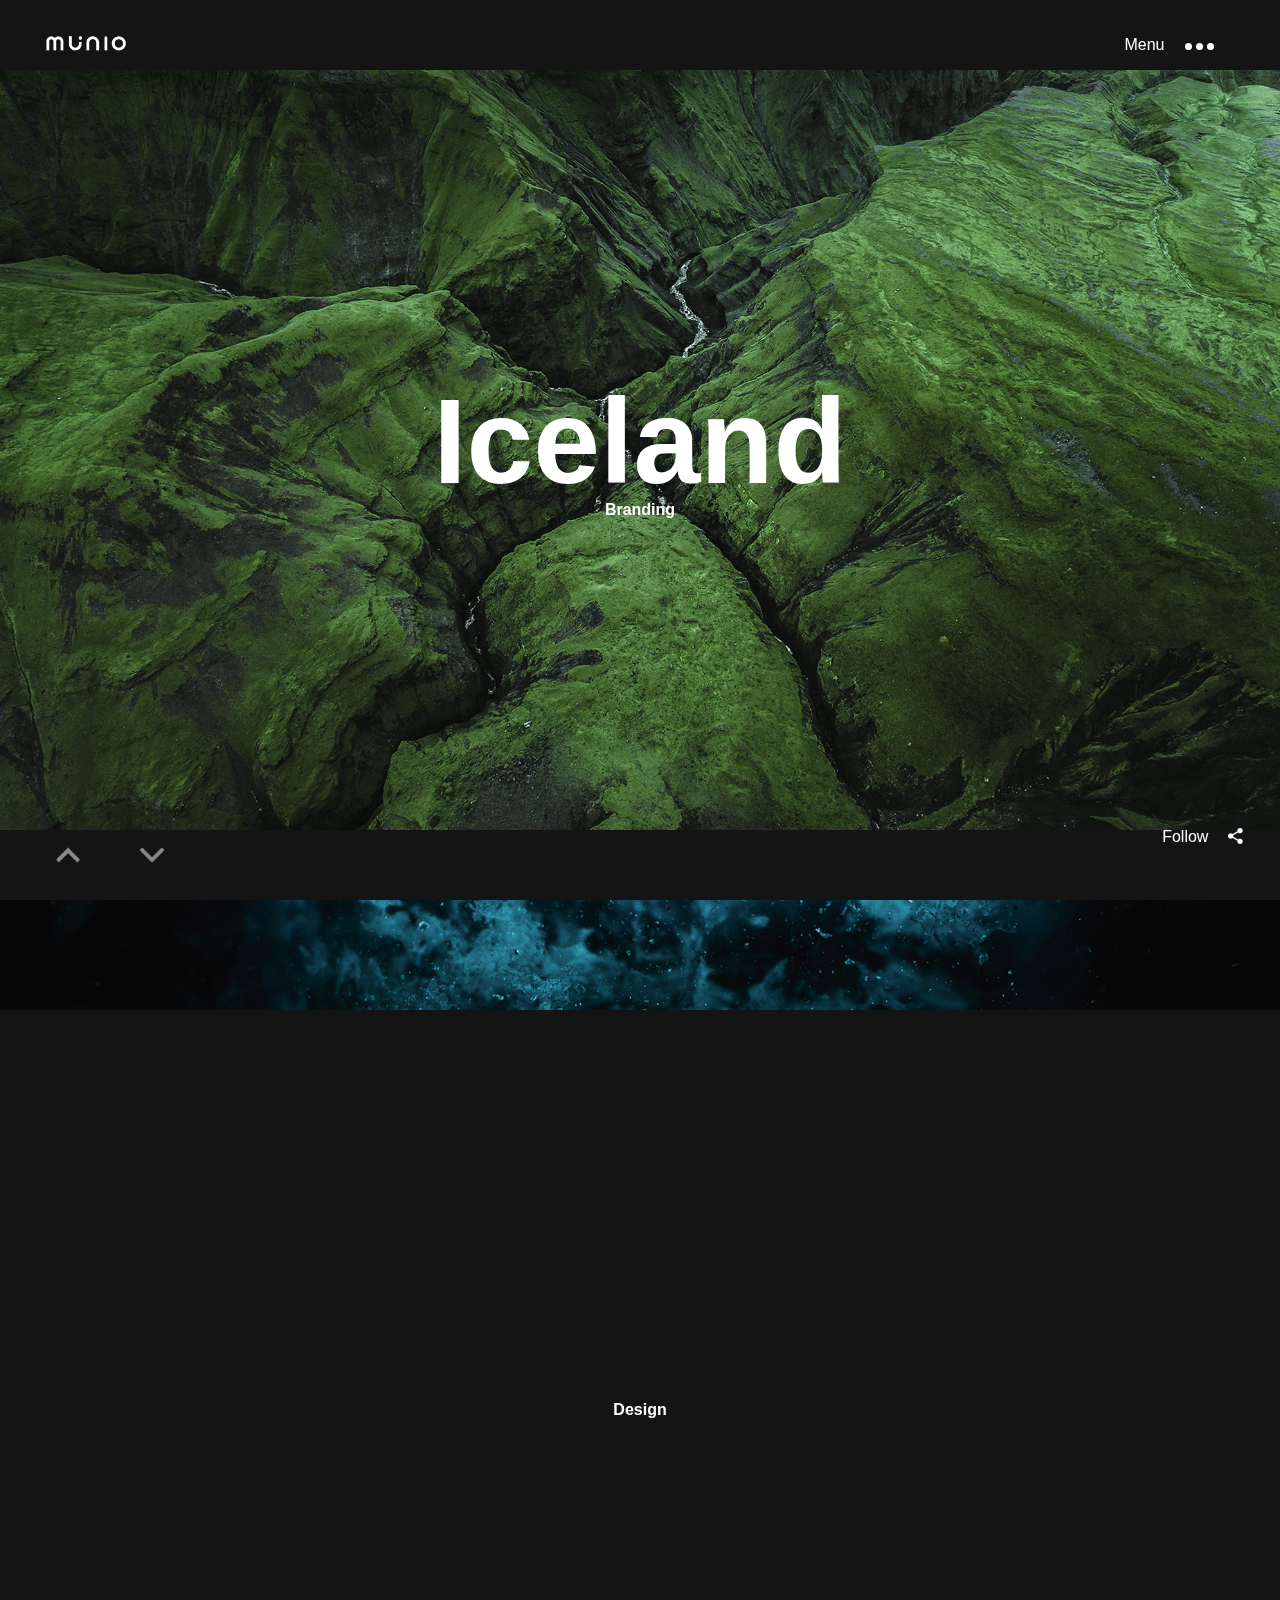
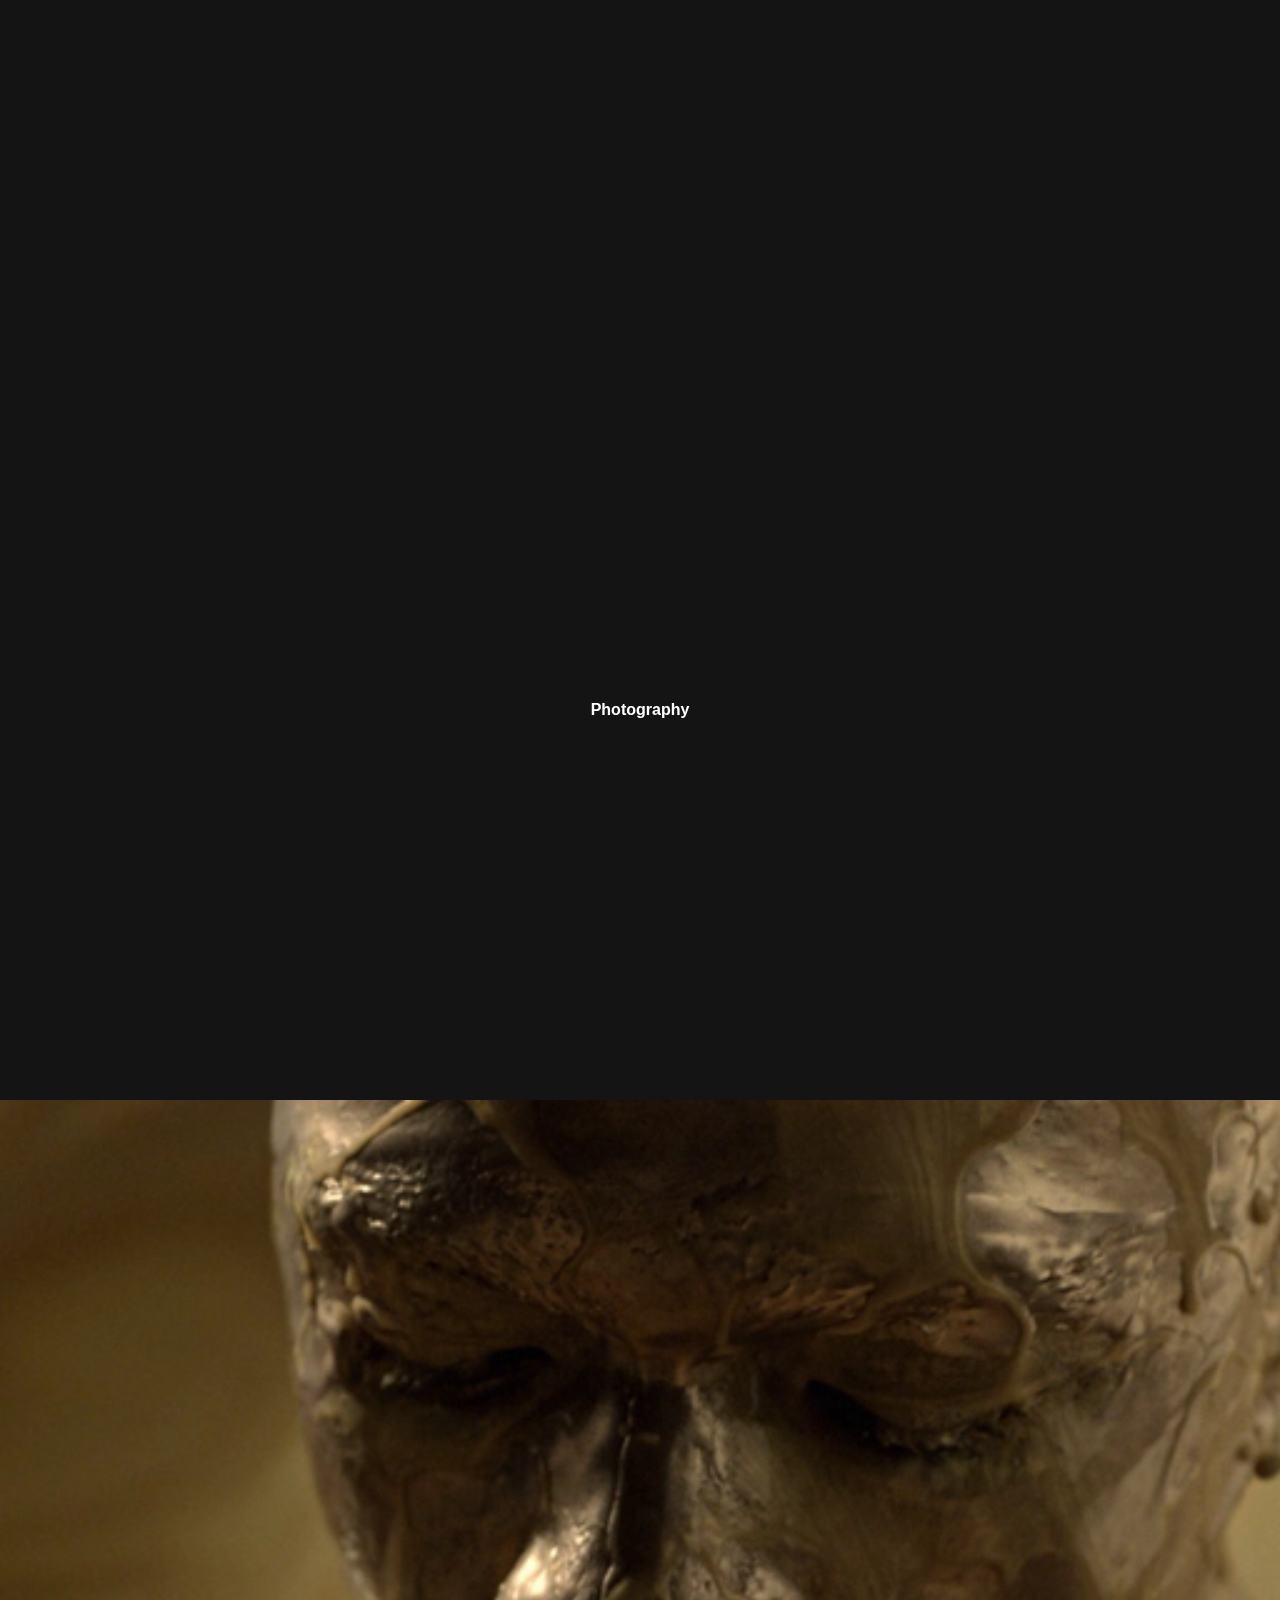
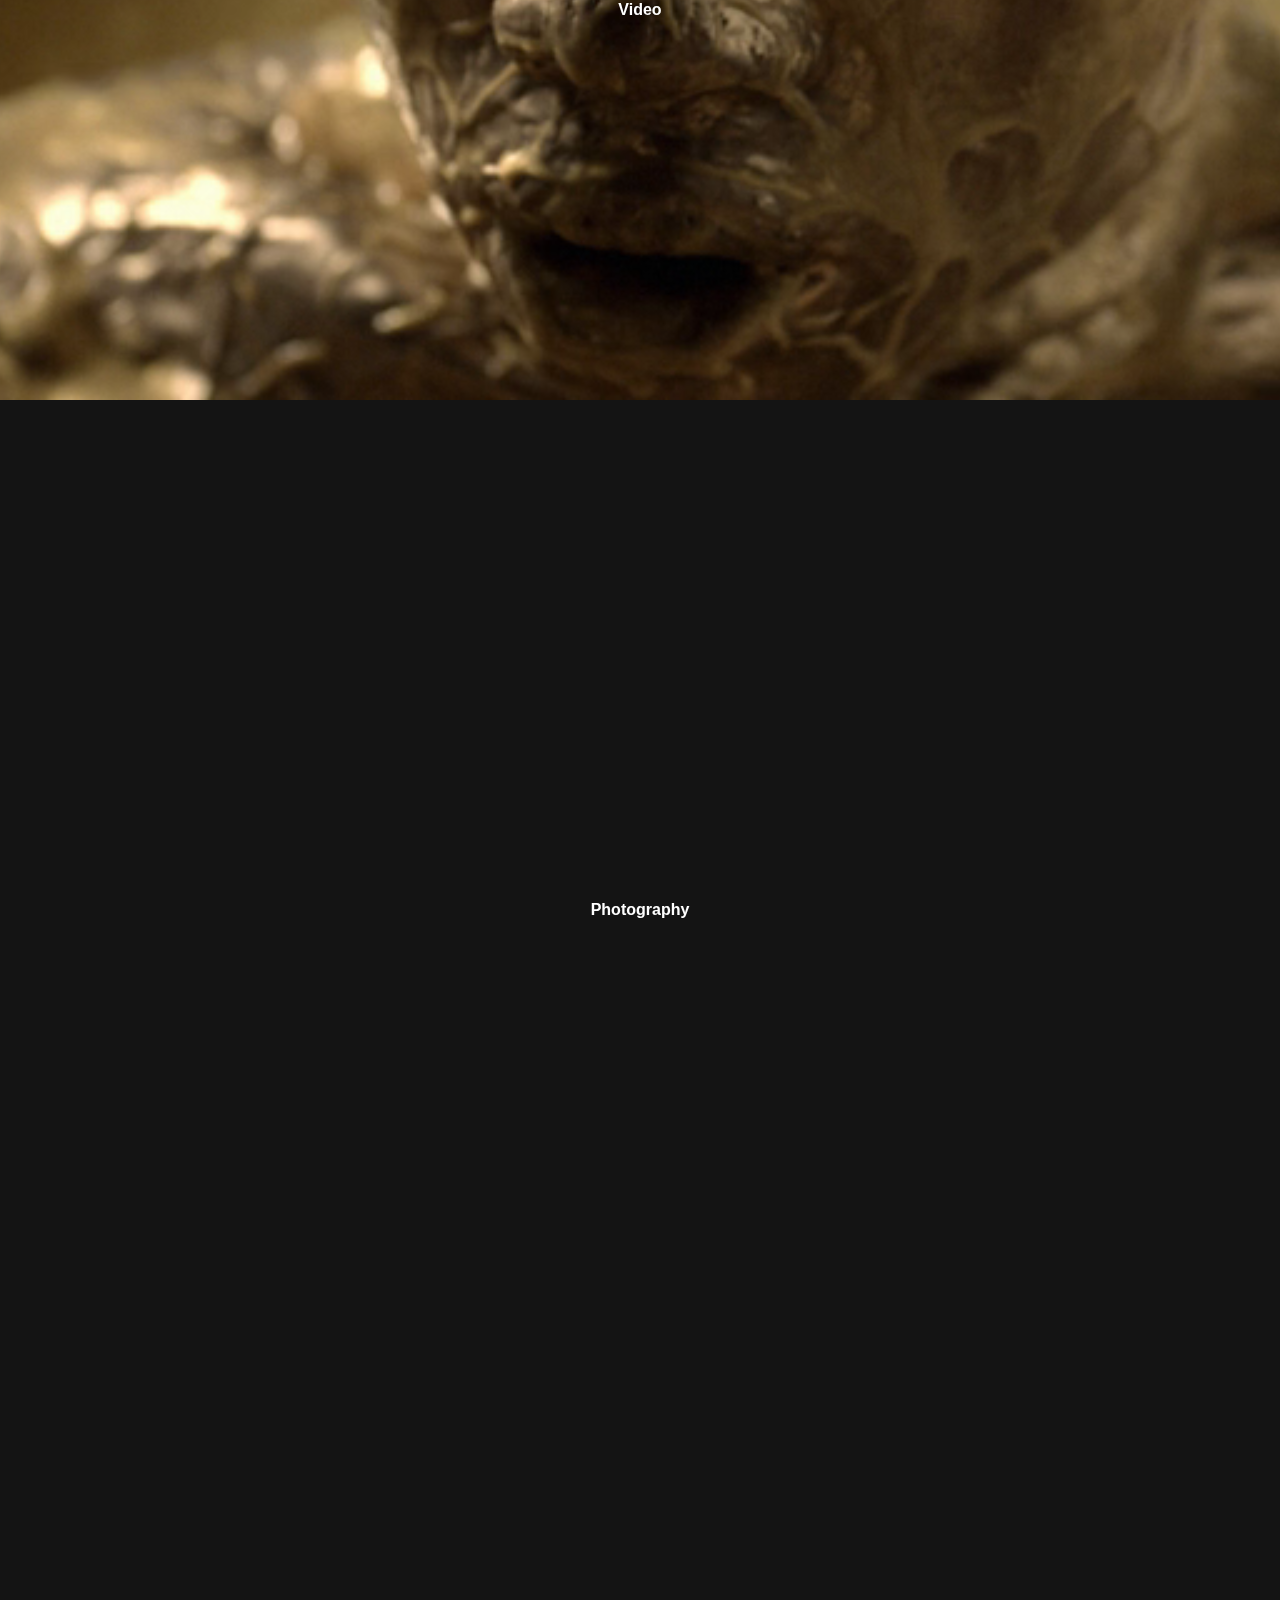
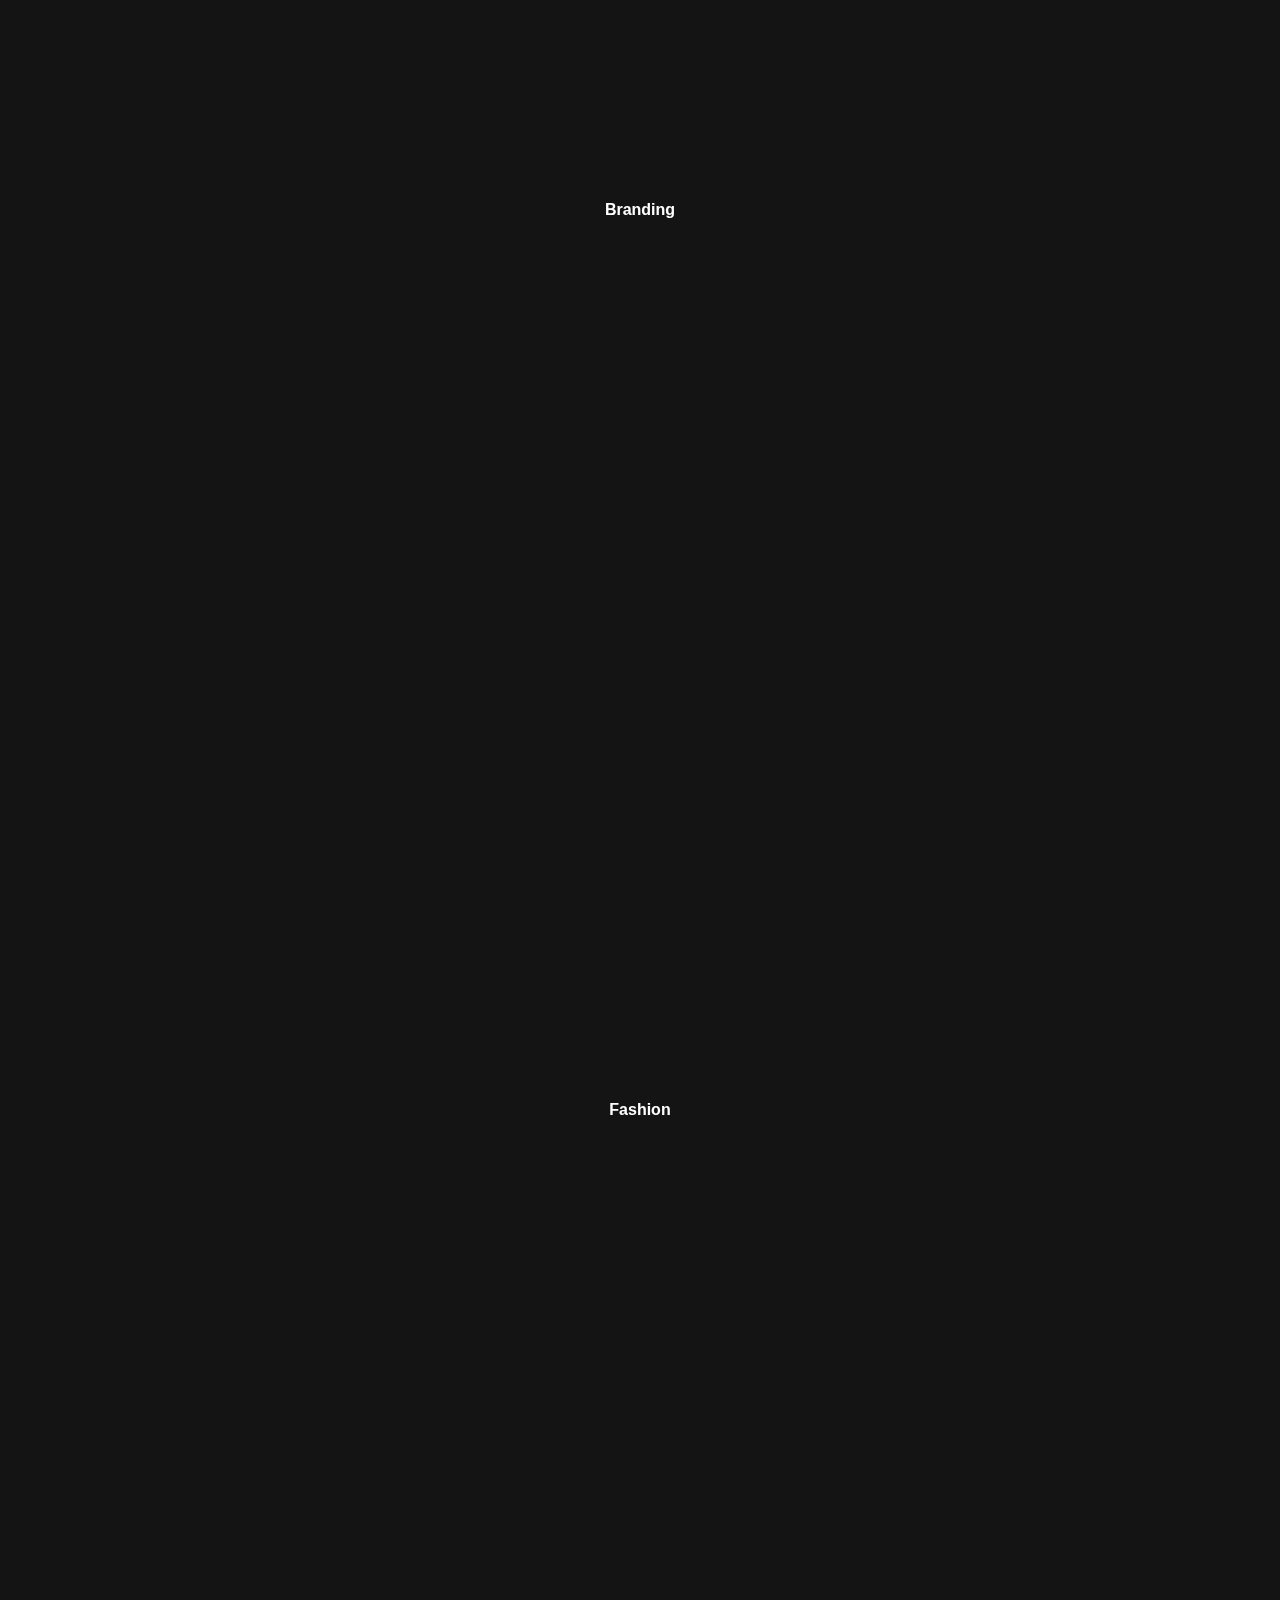
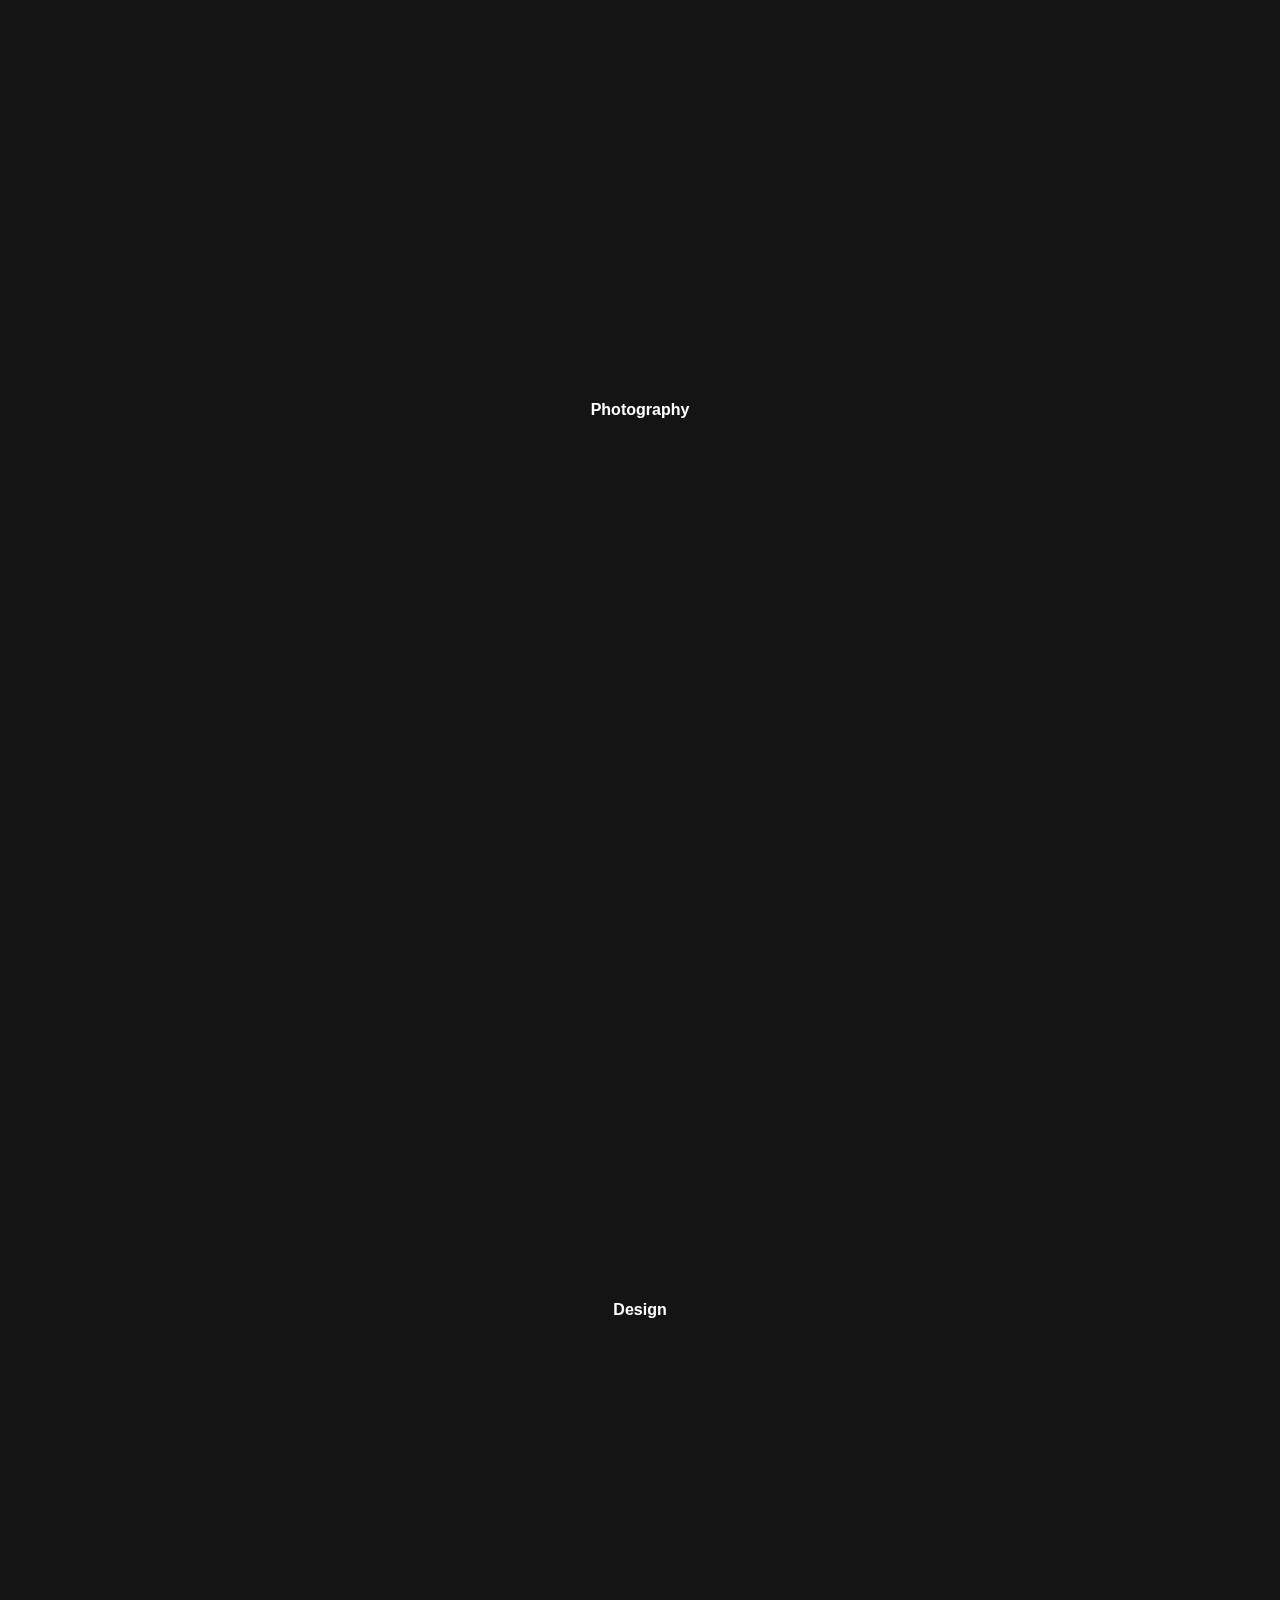
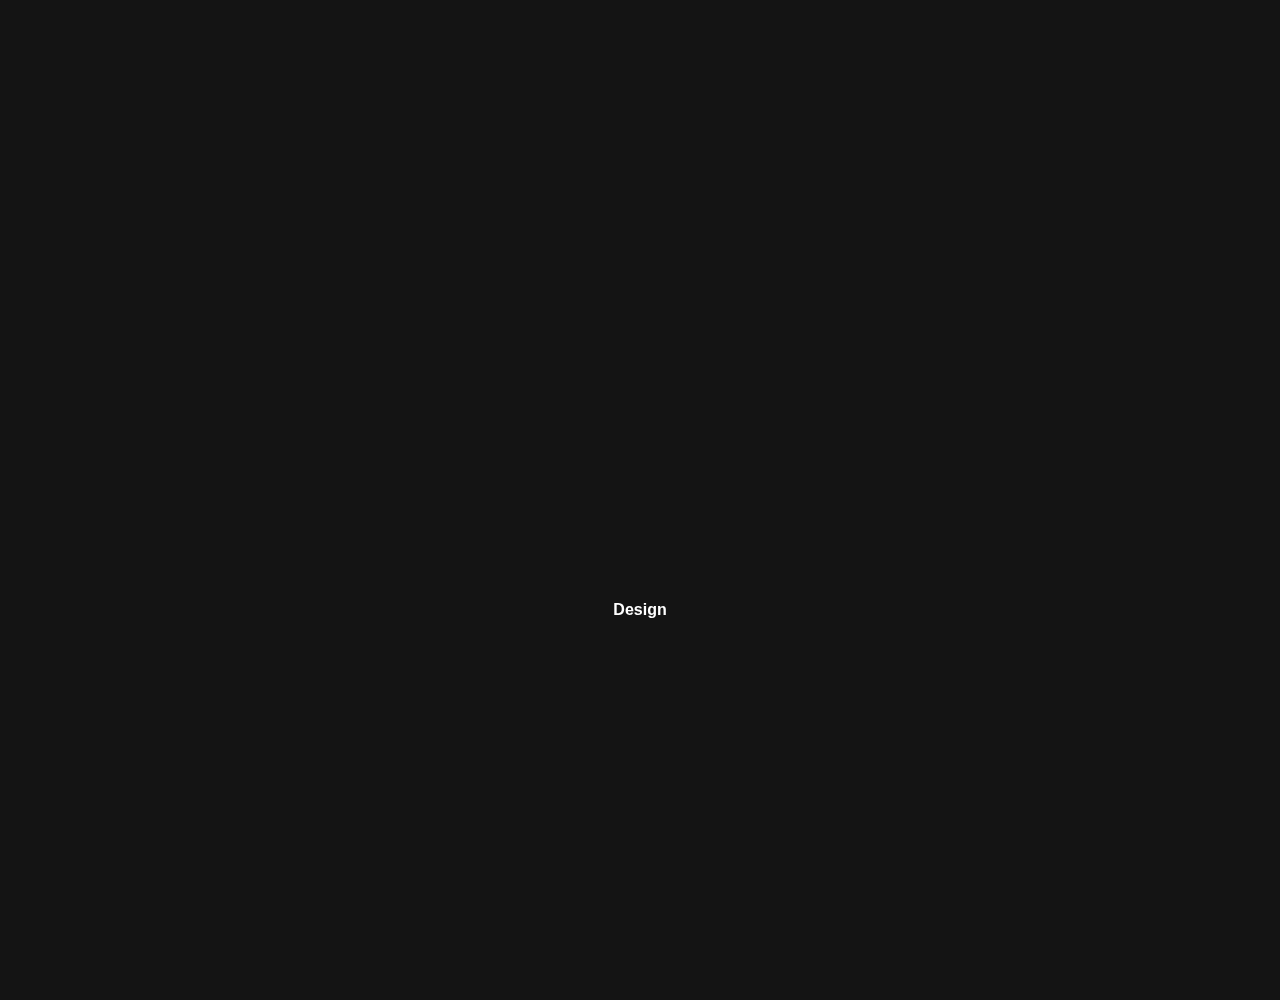
<file: index.html>
<!DOCTYPE html>
<html lang="en">
<head>
    <meta charset="UTF-8">
    <meta name="viewport" content="width=device-width, initial-scale=1.0">
    <link rel="stylesheet" href="style.css">
    <link rel="stylesheet" href="./aos/aos.min.css">
    <title>Document</title>
</head>
<body class="scrollable">
    <input type="checkbox" id="menu" style="display: none;">
    
    <nav class="px-auto">
        <a class="logo" href="#">
            <img src="./images/logo-white.png" alt="">
        </a>
        <a href="#" class="manue">Menu</a>
        <label class="menu" for="menu">
            <span></span>
            <span></span>
            <span></span>
        </label>
    </nav>



    <input type="checkbox" id="worksDropDown" style="display: none;">
    <div class="nav-bar" >
        <ul>
            <li><a href="#" class="active">
                <label for="worksDropDown">Works</label>
            </a></li>
            <li class="drop-down-menu">
                <div>
                    <a href="#" class="active">Fullscreen Slider</a>
                    <a href="large-crousel.html">Large Carousel</a>
                    <a href="vertical.html">Vertical parallax</a>
                    <a href="portfolio.html">Portfolio</a>
                    <a href="classic.html">Classic Menu</a>
                </div>
            </li>
            <li><a href="about.html">About</a></li>
            <li><a href="stories.html">Stories</a></li>
            <li><a href="contact.html">Contact</a></li>
        </ul>
    </div>

    
    <div class="main-container">

        <main class="i-md">
            <div class="slider-image three parallax-window"  data-parallax="scroll" data-image-src="./images/01hero.jpg" data-speed="0" >
                <p class="center-text">
                    <span data-aos="zoom-out-down" data-aos-duration="1000" data-aos-delay="100" class="d-i-b">I</span>
                    <span class="d-i-b" data-aos="zoom-out-down" data-aos-duration="600" data-aos-delay="150">c</span>
                    <span class="d-i-b" data-aos="zoom-out-down" data-aos-duration="1000" data-aos-delay="100">e</span>
                    <span class="d-i-b" data-aos="zoom-out-down" data-aos-duration="700" data-aos-delay="50">l</span>
                    <span class="d-i-b" data-aos="zoom-out-down" data-aos-duration="600" data-aos-delay="150">a</span>
                    <span class="d-i-b" data-aos="zoom-out-down" data-aos-duration="1000" data-aos-delay="0">n</span>
                    <span class="d-i-b" data-aos="zoom-out-down" data-aos-duration="1000" data-aos-delay="0">d</span>
                </p>
                <span class="simple-text">Branding</span>
            </div>
            <div class="slider-image three parallax-window"  data-parallax="scroll" data-image-src="./images/02hero.jpg">
                <p class="center-text">
                    <span data-aos="zoom-out-down" data-aos-duration="1000" data-aos-delay="100" class="d-i-b">P</span>
                    <span class="d-i-b" data-aos="zoom-out-down" data-aos-duration="600" data-aos-delay="150">a</span>
                    <span class="d-i-b" data-aos="zoom-out-down" data-aos-duration="1000" data-aos-delay="100">r</span>
                    <span class="d-i-b" data-aos="zoom-out-down" data-aos-duration="700" data-aos-delay="50">t</span>
                    <span class="d-i-b" data-aos="zoom-out-down" data-aos-duration="600" data-aos-delay="150">i</span>
                    <span class="d-i-b" data-aos="zoom-out-down" data-aos-duration="1000" data-aos-delay="0">c</span>
                    <span class="d-i-b" data-aos="zoom-out-down" data-aos-duration="1000" data-aos-delay="0">l</span>
                    <span class="d-i-b" data-aos="zoom-out-down" data-aos-duration="1000" data-aos-delay="100">e</span>
                </p>
                <span class="simple-text">Design</span>
            </div>
            <div class="slider-image four parallax-window"  data-parallax="scroll" data-image-src="./images/03hero.jpg">
                <p class="center-text">
                    <span data-aos="zoom-out-down" data-aos-duration="1000" data-aos-delay="100" class="d-i-b">A</span>
                    <span class="d-i-b" data-aos="zoom-out-down" data-aos-duration="600" data-aos-delay="150">m</span>
                    <span class="d-i-b" data-aos="zoom-out-down" data-aos-duration="1000" data-aos-delay="100">n</span>
                    <span class="d-i-b" data-aos="zoom-out-down" data-aos-duration="700" data-aos-delay="50">e</span>
                    <span class="d-i-b" data-aos="zoom-out-down" data-aos-duration="600" data-aos-delay="150">s</span>
                    <span class="d-i-b" data-aos="zoom-out-down" data-aos-duration="1000" data-aos-delay="0">i</span>
                    <span class="d-i-b" data-aos="zoom-out-down" data-aos-duration="1000" data-aos-delay="0">a</span>
                </p>
                <span class="simple-text">Photography</span>

            </div>
            <!-- <div class="slider-image one parallax-window"  data-parallax="scroll" data-image-src="./images/04hero.jpg">
                <p class="center-text">Center Text</p>
            </div> -->
            <div class="slider-image parallax-window"  data-parallax="scroll" data-image-src="./images/08hero.jpg">
                <video src="./images/cap.mp4" class="video" autoplay loop></video>
                <p class="center-text">
                    <span data-aos="zoom-out-down" data-aos-duration="1000" data-aos-delay="100" class="d-i-b">G</span>
                    <span class="d-i-b" data-aos="zoom-out-down" data-aos-duration="600" data-aos-delay="150">o</span>
                    <span class="d-i-b" data-aos="zoom-out-down" data-aos-duration="1000" data-aos-delay="100">l</span>
                    <span class="d-i-b" data-aos="zoom-out-down" data-aos-duration="700" data-aos-delay="50">d</span>
                    <span class="d-i-b" data-aos="zoom-out-down" data-aos-duration="600" data-aos-delay="150"> </span>
                    <span class="d-i-b" data-aos="zoom-out-down" data-aos-duration="1000" data-aos-delay="0">M</span>
                    <span class="d-i-b" data-aos="zoom-out-down" data-aos-duration="700" data-aos-delay="50">a</span>
                    <span class="d-i-b" data-aos="zoom-out-down" data-aos-duration="600" data-aos-delay="150">n</span>
                </p>
                <span class="simple-text">Video</span>
            </div>

            <div class="slider-image one parallax-window"  data-parallax="scroll" data-image-src="./images/05hero.jpg">
                <p class="center-text">
                    <span data-aos="zoom-out-down" data-aos-duration="1000" data-aos-delay="100" class="d-i-b">I</span>
                    <span class="d-i-b" data-aos="zoom-out-down" data-aos-duration="600" data-aos-delay="150">g</span>
                    <span class="d-i-b" data-aos="zoom-out-down" data-aos-duration="1000" data-aos-delay="100">u</span>
                    <span class="d-i-b" data-aos="zoom-out-down" data-aos-duration="700" data-aos-delay="50">a</span>
                    <span class="d-i-b" data-aos="zoom-out-down" data-aos-duration="600" data-aos-delay="150">n</span>
                    <span class="d-i-b" data-aos="zoom-out-down" data-aos-duration="1000" data-aos-delay="0">a</span>
                </p>
                <span class="simple-text">Photography</span>
            </div>
            <div class="slider-image two parallax-window"  data-parallax="scroll" data-image-src="./images/06hero.jpg">
                <p class="center-text">
                    <span data-aos="zoom-out-down" data-aos-duration="1000" data-aos-delay="100" class="d-i-b">D</span>
                    <span class="d-i-b" data-aos="zoom-out-down" data-aos-duration="600" data-aos-delay="150">i</span>
                    <span class="d-i-b" data-aos="zoom-out-down" data-aos-duration="1000" data-aos-delay="100">v</span>
                    <span class="d-i-b" data-aos="zoom-out-down" data-aos-duration="700" data-aos-delay="50">e</span>
                    <span class="d-i-b" data-aos="zoom-out-down" data-aos-duration="600" data-aos-delay="150">r</span>
                </p>
                <span class="simple-text">Branding</span>
            </div>
            <div class="slider-image two parallax-window"  data-parallax="scroll" data-image-src="./images/07hero.jpg">
                <p class="center-text">
                    <span data-aos="zoom-out-down" data-aos-duration="1000" data-aos-delay="100" class="d-i-b">M</span>
                    <span class="d-i-b" data-aos="zoom-out-down" data-aos-duration="600" data-aos-delay="150">a</span>
                    <span class="d-i-b" data-aos="zoom-out-down" data-aos-duration="1000" data-aos-delay="100">d</span>
                    <span class="d-i-b" data-aos="zoom-out-down" data-aos-duration="700" data-aos-delay="50"> </span>
                    <span class="d-i-b" data-aos="zoom-out-down" data-aos-duration="700" data-aos-delay="50">J</span>
                    <span class="d-i-b" data-aos="zoom-out-down" data-aos-duration="600" data-aos-delay="150">o</span>
                    <span class="d-i-b" data-aos="zoom-out-down" data-aos-duration="600" data-aos-delay="150">h</span>
                    <span class="d-i-b" data-aos="zoom-out-down" data-aos-duration="600" data-aos-delay="150">n</span>
                </p>
                <span class="simple-text">Fashion</span>
            </div>
            <div class="slider-image two parallax-window"  data-parallax="scroll" data-image-src="./images/08hero.jpg">
                <p class="center-text">
                    <span data-aos="zoom-out-down" data-aos-duration="1000" data-aos-delay="100" class="d-i-b">W</span>
                    <span class="d-i-b" data-aos="zoom-out-down" data-aos-duration="600" data-aos-delay="150">a</span>
                    <span class="d-i-b" data-aos="zoom-out-down" data-aos-duration="600" data-aos-delay="150">r</span>
                    <span class="d-i-b" data-aos="zoom-out-down" data-aos-duration="1000" data-aos-delay="100">r</span>
                    <span class="d-i-b" data-aos="zoom-out-down" data-aos-duration="700" data-aos-delay="50">i</span>
                    <span class="d-i-b" data-aos="zoom-out-down" data-aos-duration="600" data-aos-delay="150">o</span>
                    <span class="d-i-b" data-aos="zoom-out-down" data-aos-duration="600" data-aos-delay="150">r</span>
                    <span class="d-i-b" data-aos="zoom-out-down" data-aos-duration="700" data-aos-delay="50">s</span>
                </p>
                <span class="simple-text">Photography</span>
            </div>
            <div class="slider-image two parallax-window"  data-parallax="scroll" data-image-src="./images/09hero.jpg">
                <p class="center-text">
                    <span data-aos="zoom-out-down" data-aos-duration="1000" data-aos-delay="100" class="d-i-b">I</span>
                    <span class="d-i-b" data-aos="zoom-out-down" data-aos-duration="600" data-aos-delay="150">n</span>
                    <span class="d-i-b" data-aos="zoom-out-down" data-aos-duration="600" data-aos-delay="150">v</span>
                    <span class="d-i-b" data-aos="zoom-out-down" data-aos-duration="1000" data-aos-delay="100">e</span>
                    <span class="d-i-b" data-aos="zoom-out-down" data-aos-duration="700" data-aos-delay="50">n</span>
                    <span class="d-i-b" data-aos="zoom-out-down" data-aos-duration="600" data-aos-delay="150">t</span>
                    <span class="d-i-b" data-aos="zoom-out-down" data-aos-duration="600" data-aos-delay="150">o</span>
                    <span class="d-i-b" data-aos="zoom-out-down" data-aos-duration="700" data-aos-delay="50">r</span>
                </p>
                <span class="simple-text">Design</span>
            </div>
            <div class="slider-image two parallax-window"  data-parallax="scroll" data-image-src="./images/10hero.jpg">
                <p class="center-text">
                    <span data-aos="zoom-out-down" data-aos-duration="1000" data-aos-delay="100" class="d-i-b">A</span>
                    <span class="d-i-b" data-aos="zoom-out-down" data-aos-duration="600" data-aos-delay="150">e</span>
                    <span class="d-i-b" data-aos="zoom-out-down" data-aos-duration="600" data-aos-delay="150">r</span>
                    <span class="d-i-b" data-aos="zoom-out-down" data-aos-duration="1000" data-aos-delay="100">i</span>
                    <span class="d-i-b" data-aos="zoom-out-down" data-aos-duration="700" data-aos-delay="50">a</span>
                    <span class="d-i-b" data-aos="zoom-out-down" data-aos-duration="600" data-aos-delay="150">l</span>
                    <span class="d-i-b" data-aos="zoom-out-down" data-aos-duration="600" data-aos-delay="150">s</span>
                </p>
                <span class="simple-text">Design</span>
            </div>
        </main>

    </div>
    

    <footer class="px-auto i-md">
        <div class="f-child">
            <button id="up"><img src="./images/up-chevron.png" alt=""></button>
            <button id="down"><img src="images/down-arrow (1).png" alt=""></button>
        </div>
        <div class="s-child">
            <div class="follow">
                <p>Follow</p>
                <p><img src="./images/share.png" alt=""></p>
            </div>
            <ul>
                <li><a href="#">In</a></li>
                <li><a href="#">Fb</a></li>
                <li><a href="#">Be</a></li>
                <li><a href="#">Tw</a></li>
                <li><a href="#">Db</a></li>
            </ul>
        </div>
    </footer>

    <div class="bordered">
        <span></span>
    </div>


    <script src="parallax/jquery.min.js"></script>
    <script src="parallax/parallax.js"></script>
    <script src="aos/aos.min.js"></script>
    <script src="script.js"></script>

</body>
</html>
</file>
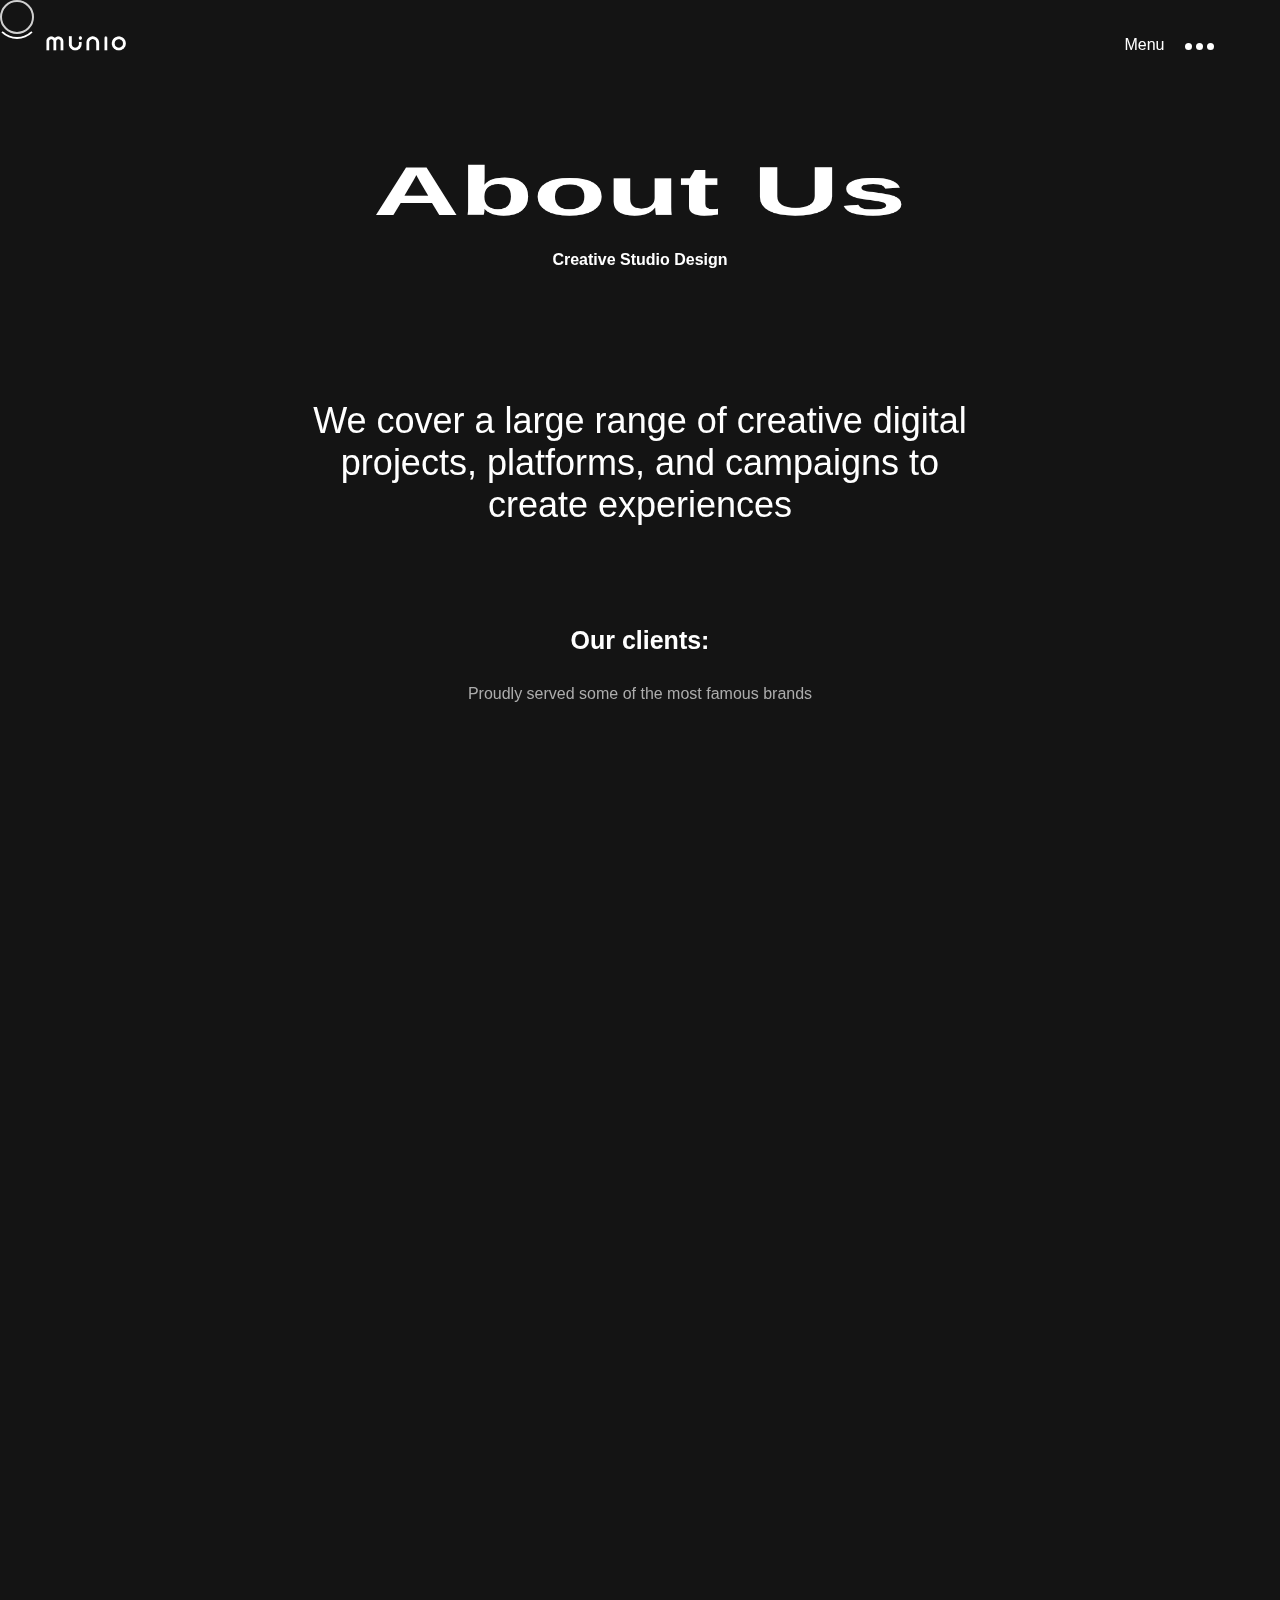
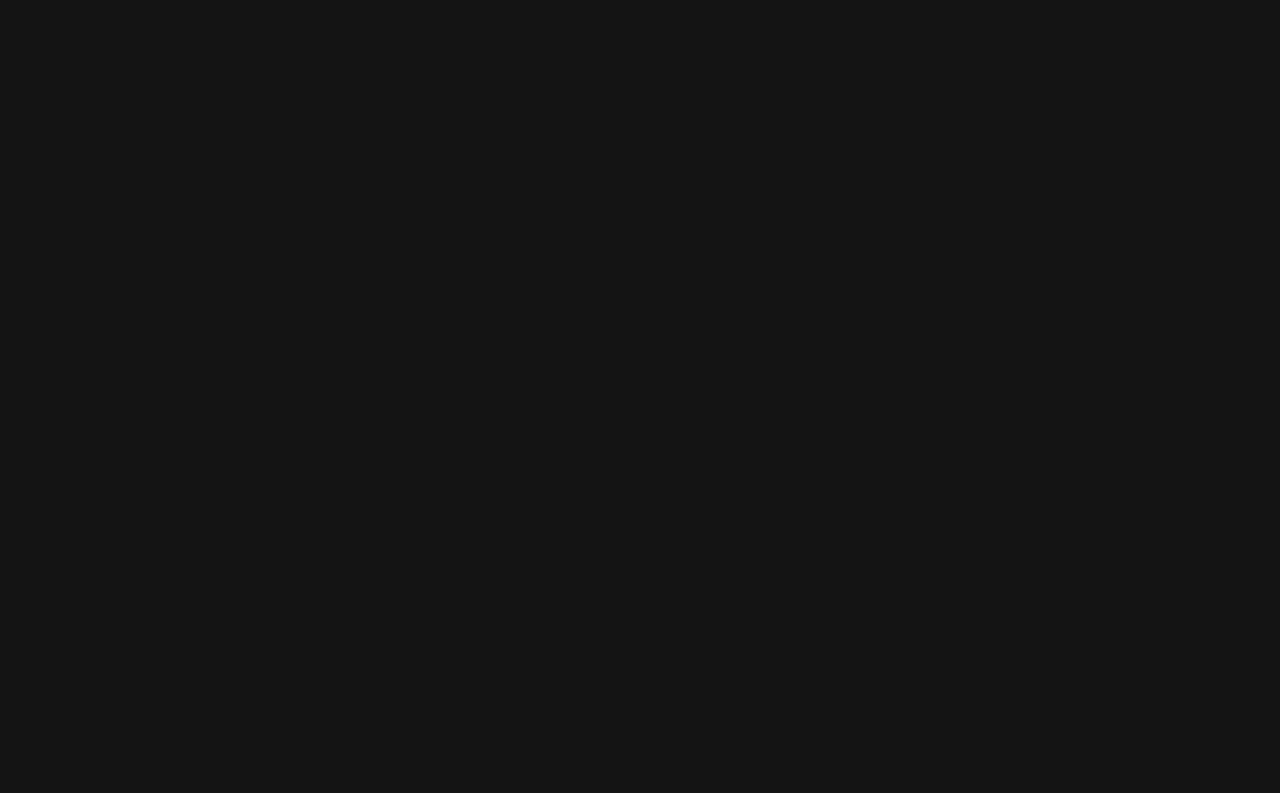
<file: about.html>
<!DOCTYPE html>
<html lang="en">
<head>
    <meta charset="UTF-8">
    <meta name="viewport" content="width=device-width, initial-scale=1.0">
    <link rel="stylesheet" href="style.css">
    <link rel="stylesheet" href="./aos/aos.min.css">
    <title>Document</title>
</head>
<body class="about">
    <input type="checkbox" id="menu" style="display: none;">
    
    <nav class="px-auto">
        <a class="logo" href="#">
            <img src="./images/logo-white.png" alt="">
        </a>
        <a href="#" class="manue">Menu</a>
        <label class="menu" for="menu">
            <span></span>
            <span></span>
            <span></span>
        </label>
    </nav>



    <input type="checkbox" id="worksDropDown" style="display: none;">
    <div class="nav-bar" >
        <ul>
            <li><a href="#">
                <label for="worksDropDown">Works</label>
            </a></li>
            <li class="drop-down-menu">
                <div>
                    <a href="index.html">Fullscreen Slider</a>
                    <a href="large-crousel.html">Large Carousel</a>
                    <a href="vertical.html" >Vertical parallax</a>
                    <a href="portfolio.html">Portfolio</a>
                    <a href="classic.html">Classic Menu</a>
                </div>
            </li>
            <li><a href="about.html" class="active">About</a></li>
            <li><a href="stories.html">Stories</a></li>
            <li><a href="contact.html">Contact</a></li>
        </ul>
    </div>

    
    <section class="our-best-workd" data-aos="zoom-in-up" data-aos-duration="500" data-aos-delay="200">
        <h1>About Us</h1>
        <p>Creative Studio Design</p>
    </section>
    <div class="about-text" data-aos="zoom-in-up" data-aos-duration="500" data-aos-delay="200">
        <p>
            We cover a large range of creative digital projects, platforms, and campaigns to create experiences
        </p>
    </div>

    <div class="our-client" data-aos="zoom-in-up" data-aos-duration="500" data-aos-delay="200">
        <p>Our clients:</p>
        <p>Proudly served some of the most famous brands</p>
    </div>


    <div class="our-client-images" data-aos="zoom-in-up" data-aos-duration="500" data-aos-delay="200">
        <div>
            <img src="./images/1.png" alt="">
        </div>
        <div>
            <img src="./images/2.png" alt="">
        </div>
        <div>
            <img src="./images/3.png" alt="">
        </div>
        <div>
            <img src="./images/4.png" alt="">
        </div>
        <div>
            <img src="./images/5.png" alt="">
        </div>
        <div>
            <img src="./images/6.png" alt="">
        </div>
        <div>
            <img src="./images/7.png" alt="">
        </div>
        <div>
            <img src="./images/8.png" alt="">
        </div>
    </div>

    <div class="what-people" data-aos="zoom-in-up" data-aos-duration="500" data-aos-delay="0">
        <p class="people-saying" data-aos="zoom-in-up" data-aos-duration="500" data-aos-delay="100">
            What people are saying about us
        </p>
        <p class="people-title" data-aos="zoom-in-up" data-aos-duration="500" data-aos-delay="100">
            "The design is beautiful, elegant and minimal. The customer service was amazing, asked for a 404 page and they provided me one free of charge. "
        </p>
        <p class="people-name" data-aos="zoom-in-up" data-aos-duration="500" data-aos-delay="100">
            John Mac - Themeforest
        </p>
    </div>

    <div class="about-text forwad" data-aos="zoom-in-up" data-aos-duration="500" data-aos-delay="0">
        <p data-aos="zoom-in-up" data-aos-duration="500" data-aos-delay="100">
            Whatever your needs, we’re looking forward tohearing from you
        </p>
    </div>

    <section class="our-best-workd one-col" data-aos="zoom-in-up" data-aos-duration="500" data-aos-delay="0">
        <p>Let's Talk</p>
        <a href="contact.html">
            Contact
        </a>
    </section>

    


    <footer class="px-auto i-md one-col" data-aos="zoom-in-up" data-aos-duration="500" data-aos-delay="0" >
        <div class="f-child" data-aos="zoom-in-up" data-aos-duration="600" data-aos-delay="200">
            <button id="toTop"><img src="./images/up-chevron.png" alt=""></button>
            <span>
                Back Top
            </span>
        </div>
        <div  data-aos="zoom-in-up" data-aos-duration="500" data-aos-delay="0">
            <p>2020 Copyright theme</p>
        </div>
        <div class="s-child" data-aos="zoom-in-up" data-aos-duration="600" data-aos-delay="200">
            <div class="follow">
                <p>Follow</p>
                <p><img src="./images/share.png" alt=""></p>
            </div>
            <ul>
                <li><a href="#">In</a></li>
                <li><a href="#">Fb</a></li>
                <li><a href="#">Be</a></li>
                <li><a href="#">Tw</a></li>
                <li><a href="#">Db</a></li>
            </ul>
        </div>
    </footer>
    


    <div class="bordered">
        <span></span>
    </div>


    <script src="parallax/jquery.min.js"></script>
    <script src="parallax/parallax.js"></script>
    <script src="aos/aos.min.js"></script>
    <script src="script.js"></script>
    <script >
        AOS.init({once: true,  mirror: false, easing: "ease-in-out"});
    </script>
</body>
</html>
</file>
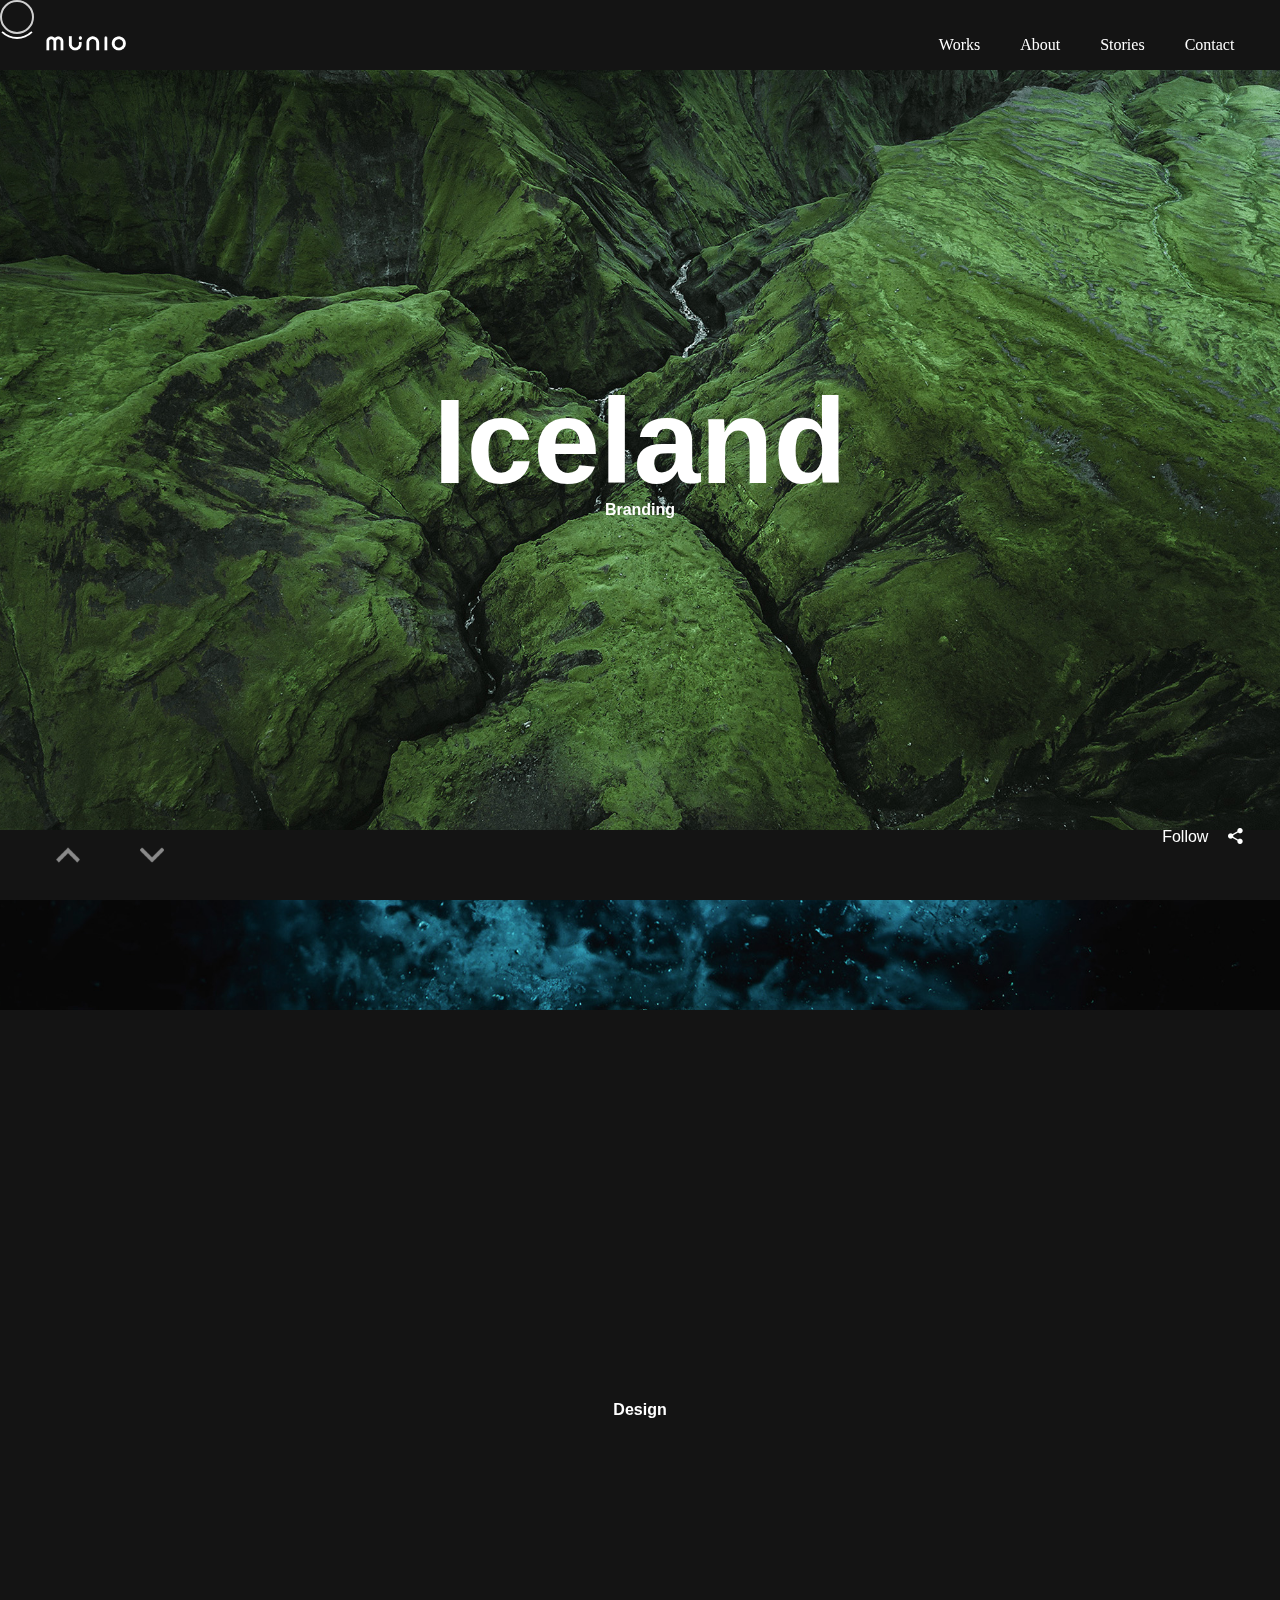
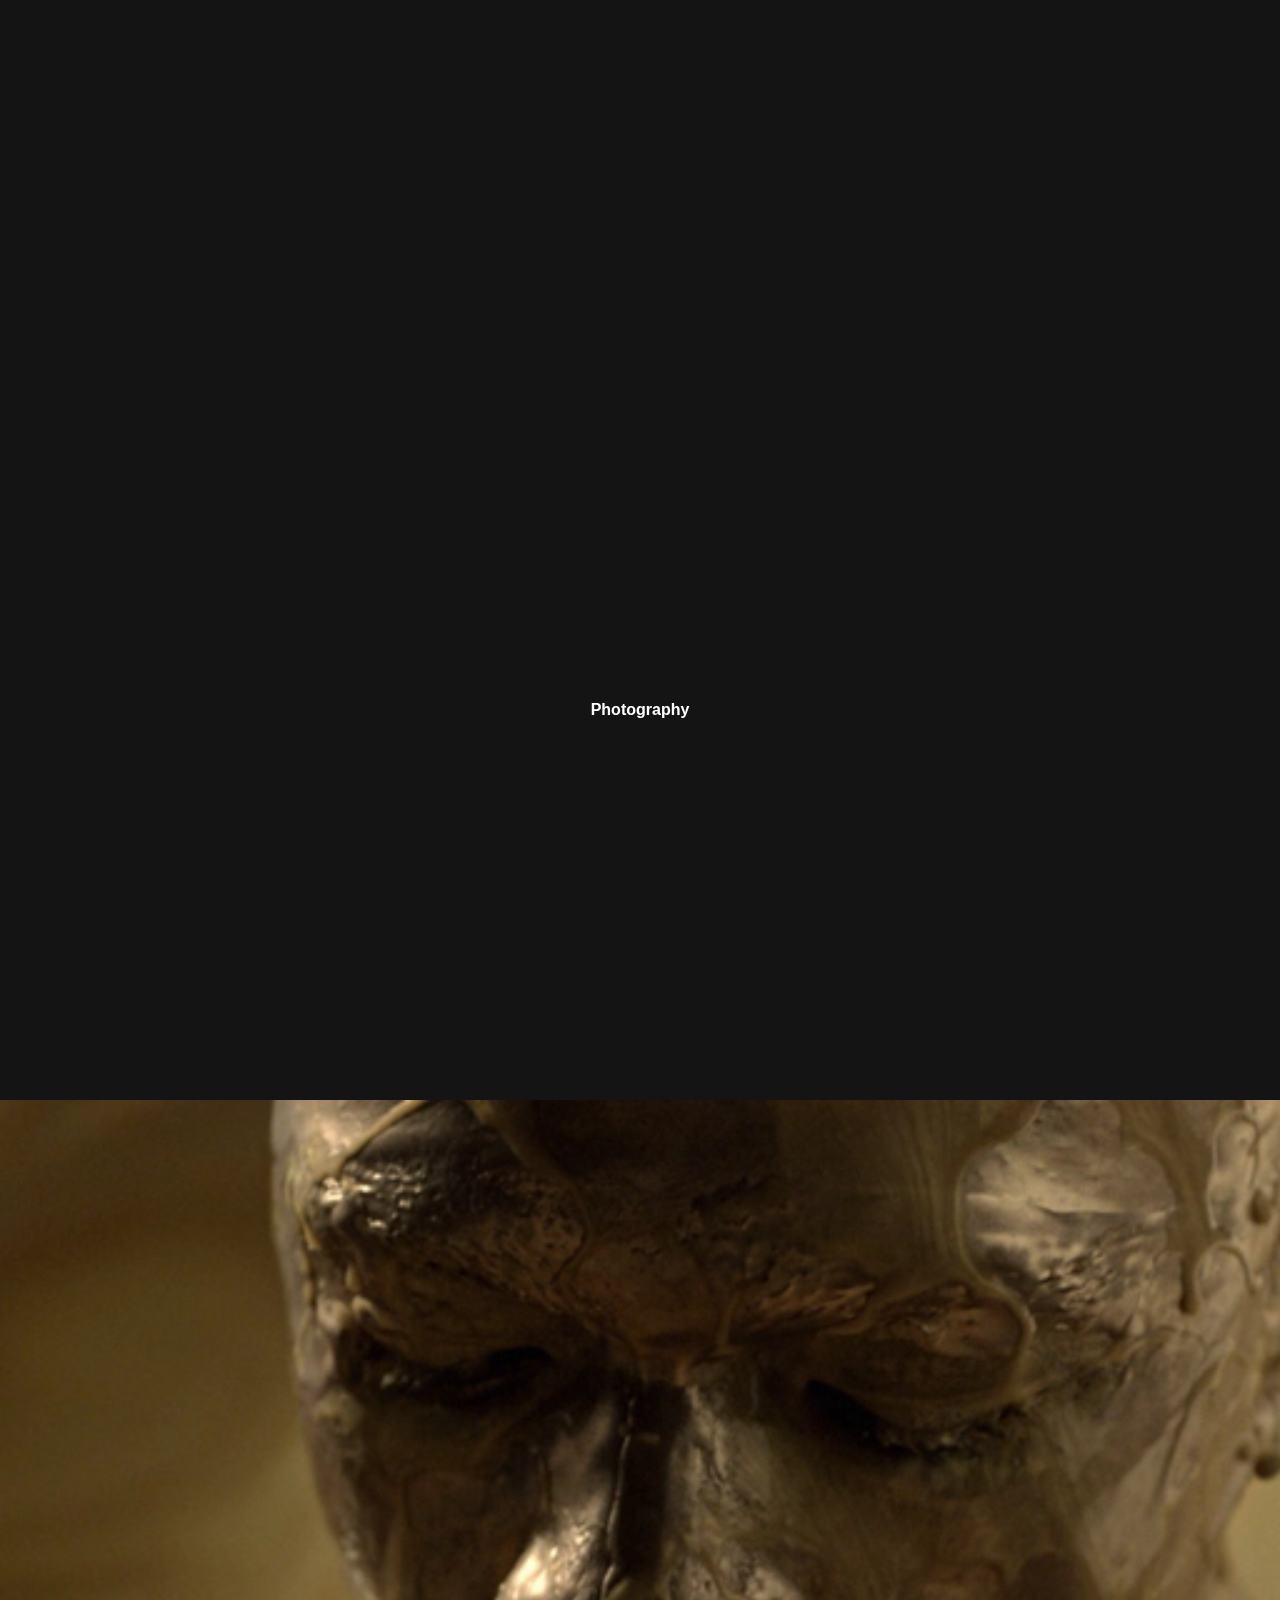
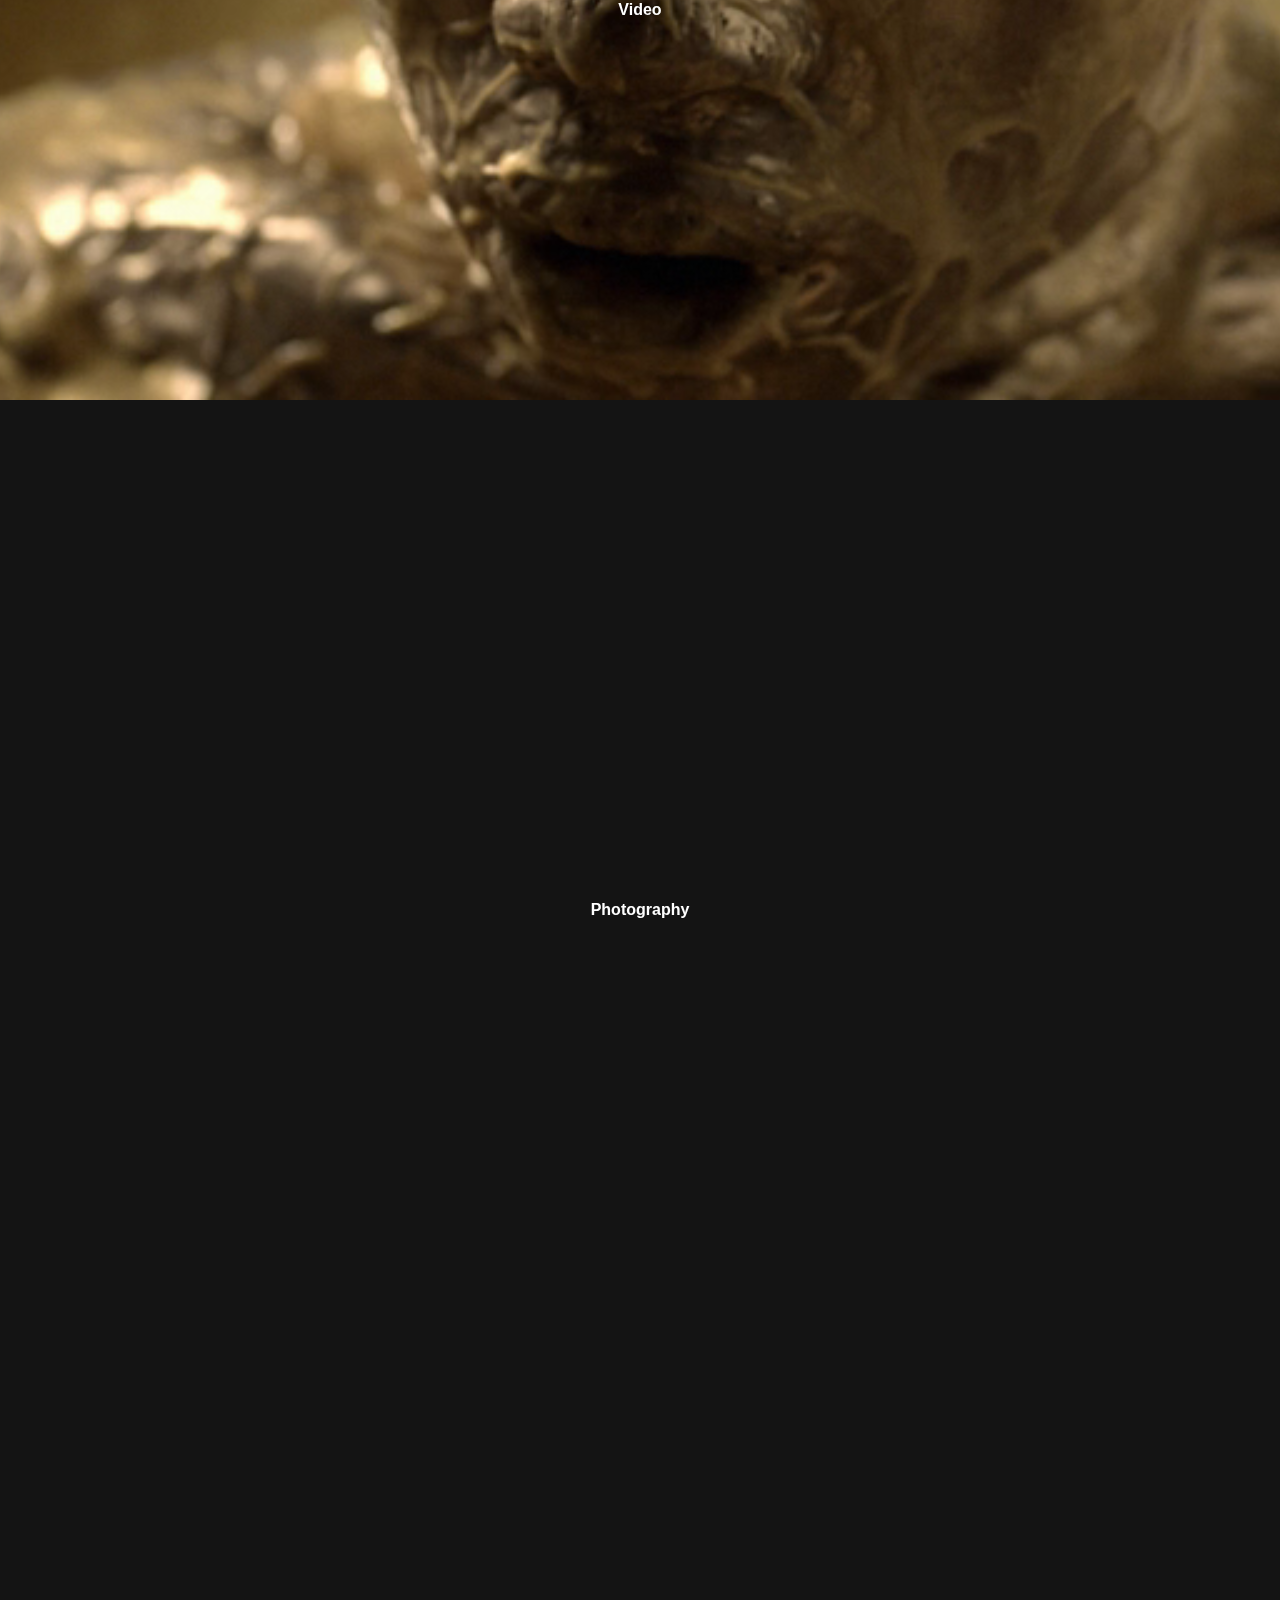
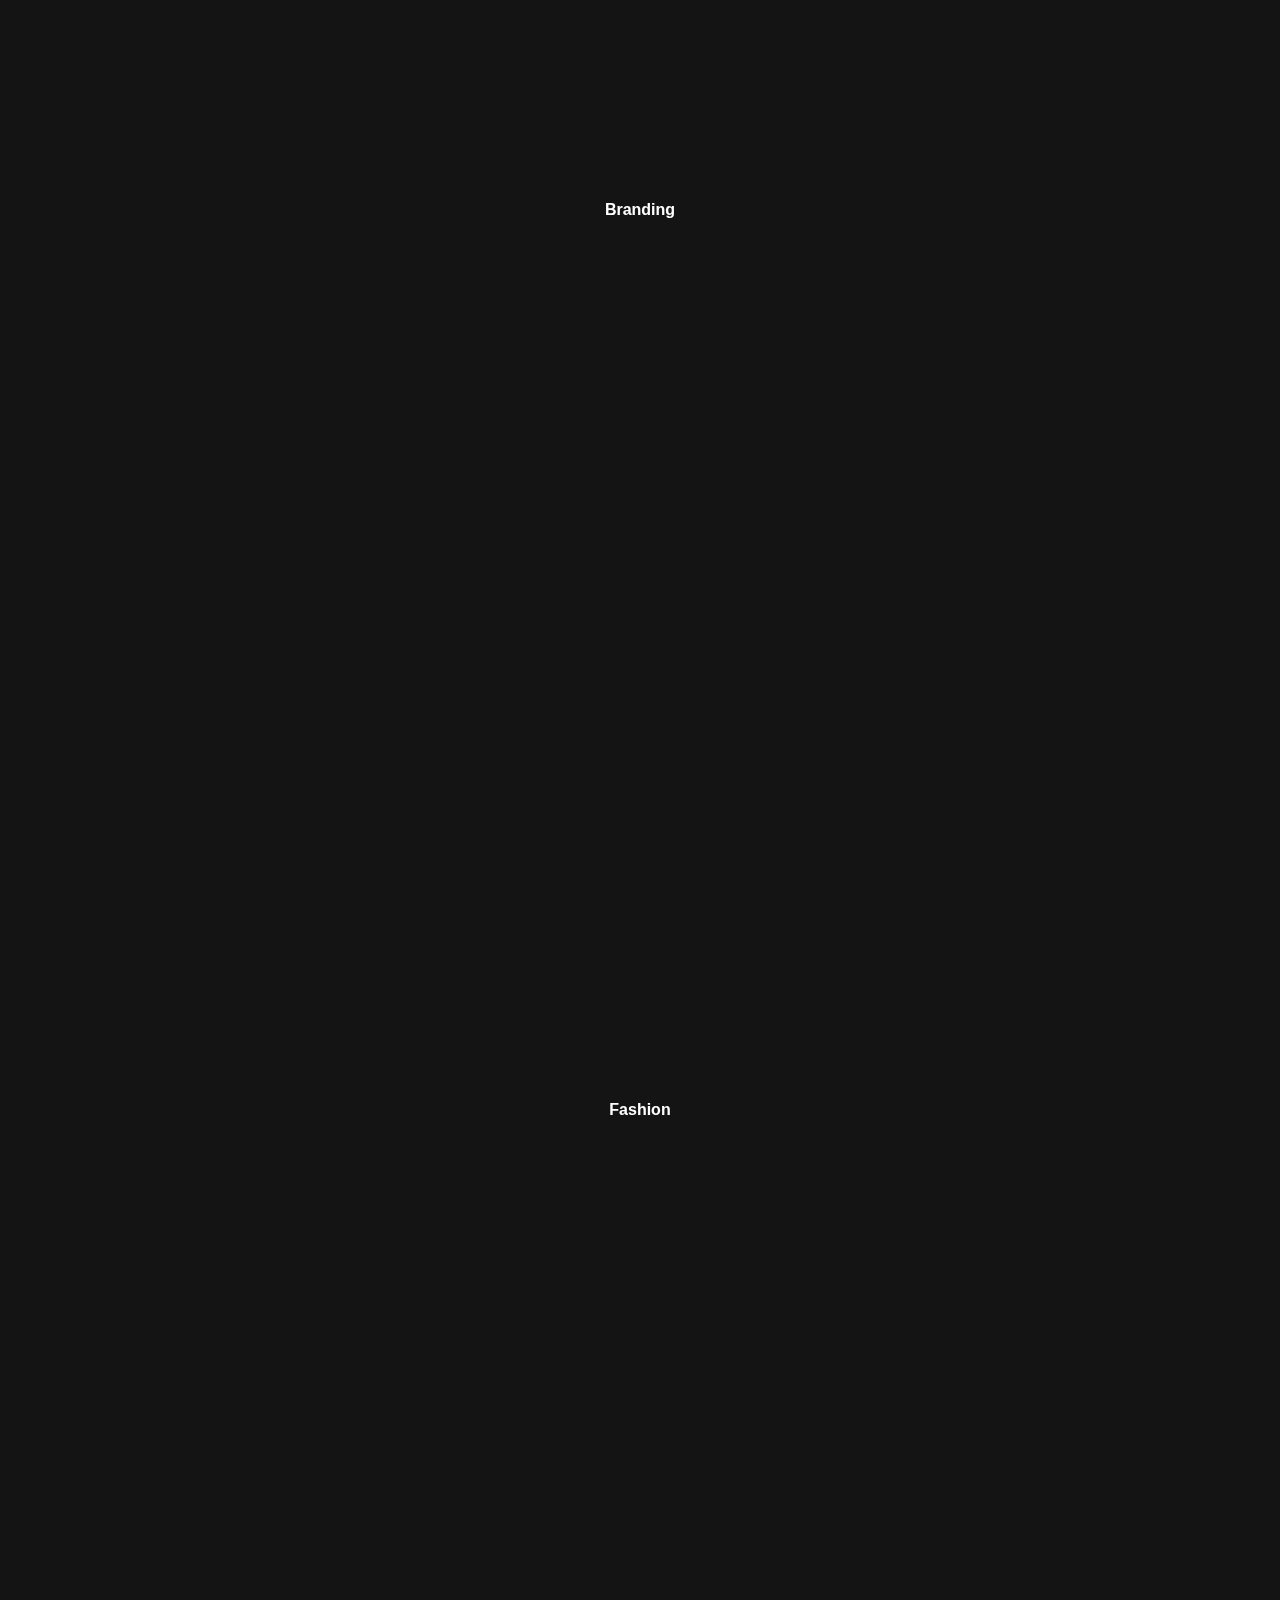
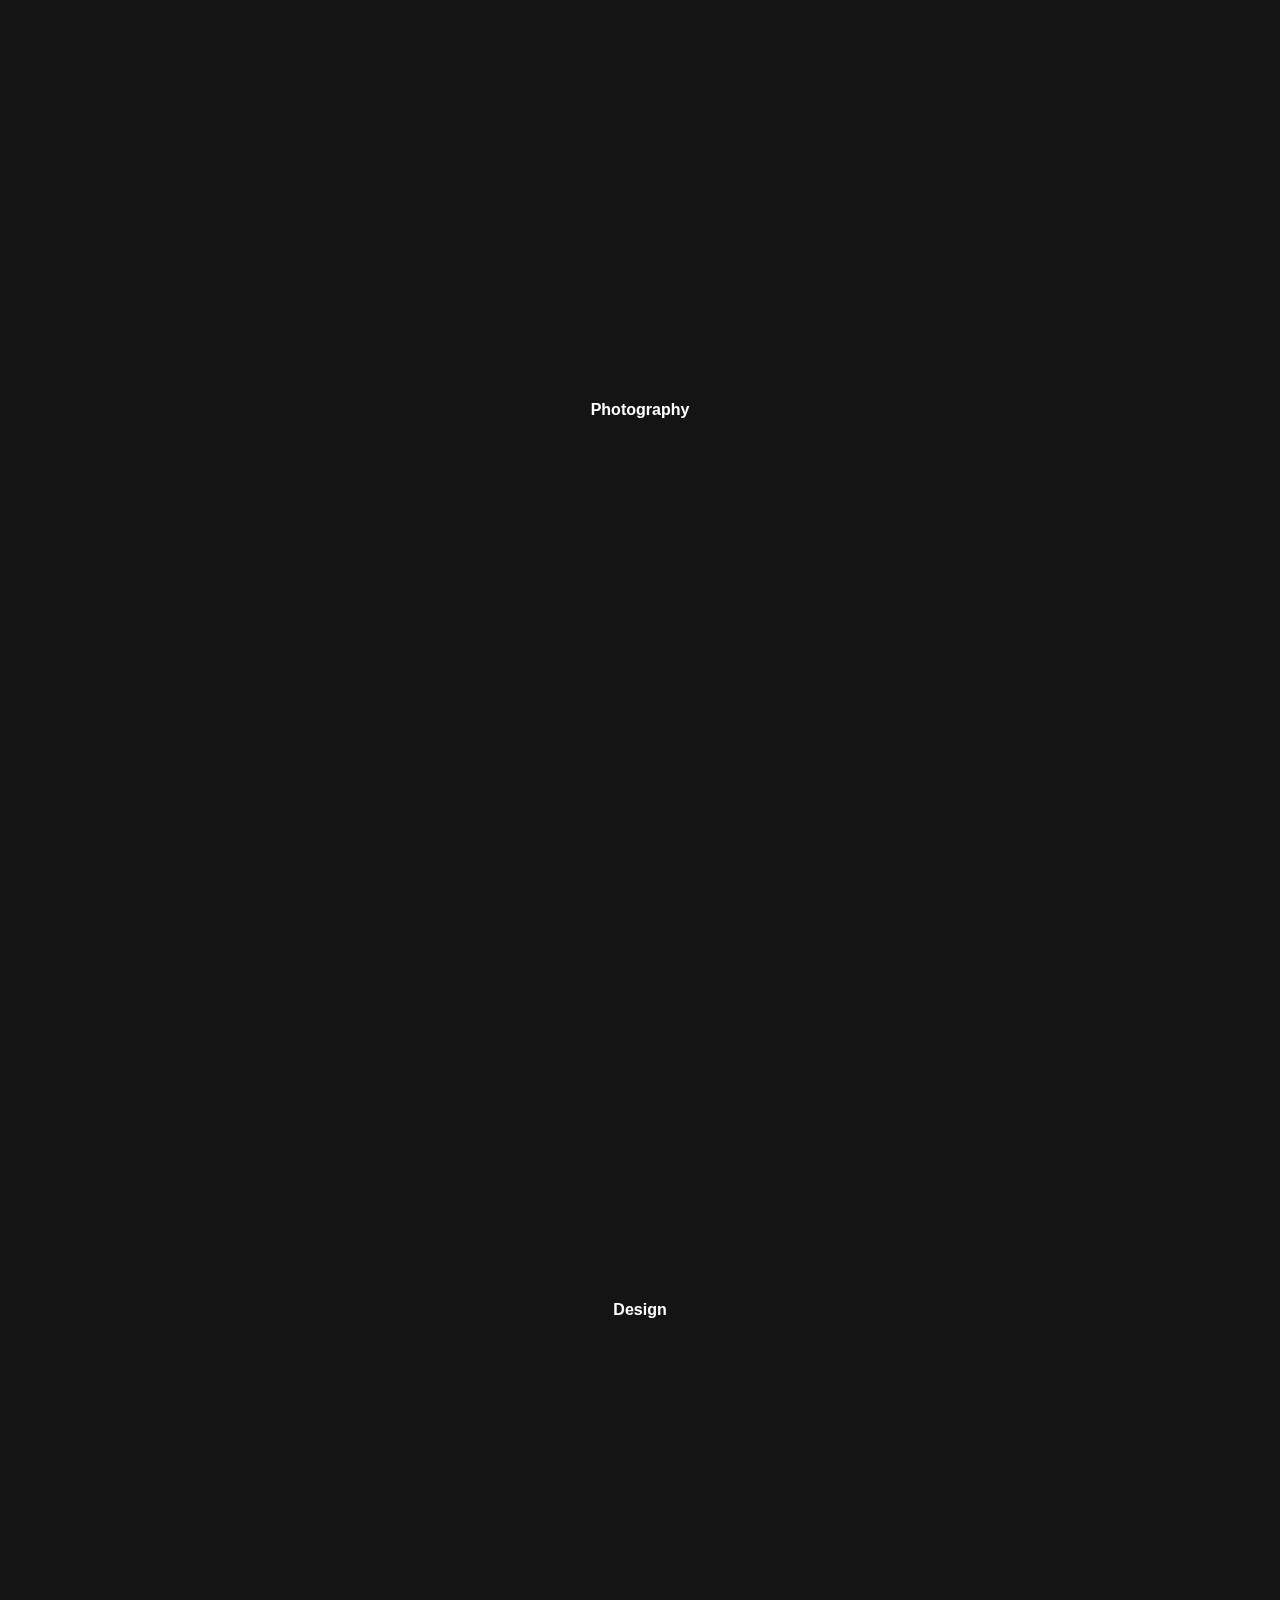
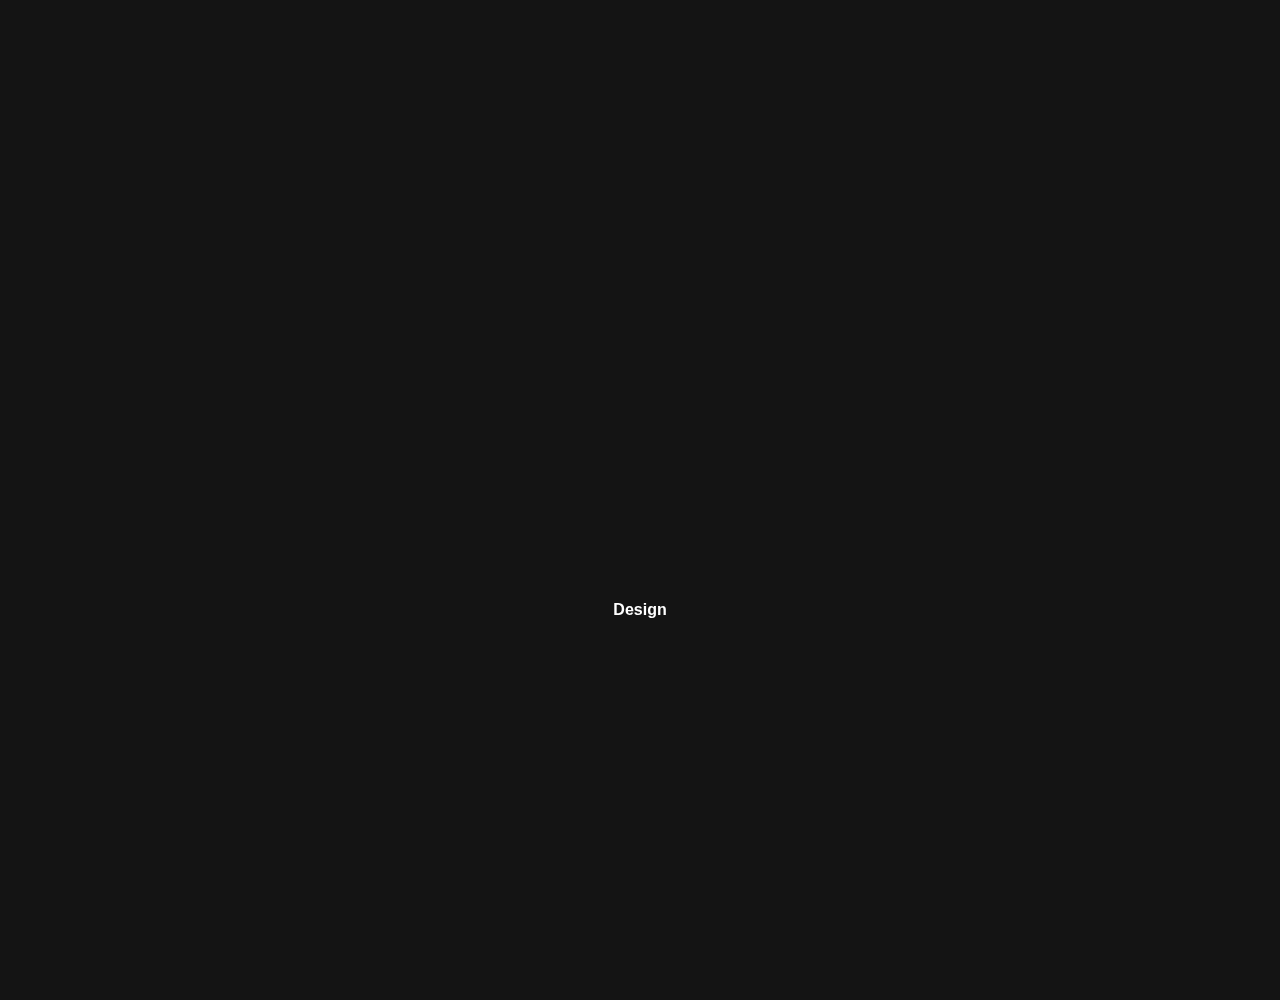
<file: classic.html>
<!DOCTYPE html>
<html lang="en">
<head>
    <meta charset="UTF-8">
    <meta name="viewport" content="width=device-width, initial-scale=1.0">
    <link rel="stylesheet" href="style.css">
    <link rel="stylesheet" href="./aos/aos.min.css">
    <title>Document</title>
</head>
<body class="classic scrollable">
    <input type="checkbox" id="menu" style="display: none;">
    
    <nav class="px-auto">
        <a class="logo" href="#">
            <img src="./images/logo-white.png" alt="">
        </a>
        <div class="relative classic-navbar">
                <a href="#" class="menu-btns d-menu">
                    Works
                    <ul class="menu-drop-down-list">
                        <li><a href="index.html">Fullscreen Slider</a></li>
                        <li><a href="large-crousel.html">Large Carousel</a></li>
                        <li><a href="vertical.html">Vertical Parallax</a></li>
                        <li><a href="portfolio.html">Portfolio Grid</a></li>
                        <li><a href="classic.html" class="active">Classic Menu</a></li>
                </ul>
            </a>
        </div>
        <a href="about.html" class="menu-btns classic-navbar">About</a>
        <a href="stories.html" class="menu-btns classic-navbar">Stories</a>
        <a href="contact.html" class="menu-btns classic-navbar">Contact</a>
        <a href="#" class="menua">Menu</a>
        <label class="menu menua" for="menu">
            <span></span>
            <span></span>
            <span></span>
        </label>
    </nav>



    <input type="checkbox" id="worksDropDown" style="display: none;">
    <div class="nav-bar" >
        <ul>
            <li><a href="#" class="active">
                <label for="worksDropDown">Works</label>
            </a></li>
            <li class="drop-down-menu">
                <div>
                    <a href="index.html">Fullscreen Slider</a>
                    <a href="large-crousel.html">Large Carousel</a>
                    <a href="vertical.html">Vertical parallax</a>
                    <a href="portfolio.html">Portfolio</a>
                    <a href="classic.html"  class="active">Classic Menu</a>
                </div>
            </li>
            <li><a href="about.html">About</a></li>
            <li><a href="stories.html">Stories</a></li>
            <li><a href="contact.html">Contact</a></li>
        </ul>
    </div>

    
    <div class="main-container">

        <main class="i-md">
            <div class="slider-image three parallax-window"  data-parallax="scroll" data-image-src="./images/01hero.jpg" data-speed="0" >
                <p class="center-text">
                    <span data-aos="zoom-out-down" data-aos-duration="1000" data-aos-delay="100" class="d-i-b">I</span>
                    <span class="d-i-b" data-aos="zoom-out-down" data-aos-duration="600" data-aos-delay="150">c</span>
                    <span class="d-i-b" data-aos="zoom-out-down" data-aos-duration="1000" data-aos-delay="100">e</span>
                    <span class="d-i-b" data-aos="zoom-out-down" data-aos-duration="700" data-aos-delay="50">l</span>
                    <span class="d-i-b" data-aos="zoom-out-down" data-aos-duration="600" data-aos-delay="150">a</span>
                    <span class="d-i-b" data-aos="zoom-out-down" data-aos-duration="1000" data-aos-delay="0">n</span>
                    <span class="d-i-b" data-aos="zoom-out-down" data-aos-duration="1000" data-aos-delay="0">d</span>
                </p>
                <span class="simple-text">Branding</span>
            </div>
            <div class="slider-image three parallax-window"  data-parallax="scroll" data-image-src="./images/02hero.jpg">
                <p class="center-text">
                    <span data-aos="zoom-out-down" data-aos-duration="1000" data-aos-delay="100" class="d-i-b">P</span>
                    <span class="d-i-b" data-aos="zoom-out-down" data-aos-duration="600" data-aos-delay="150">a</span>
                    <span class="d-i-b" data-aos="zoom-out-down" data-aos-duration="1000" data-aos-delay="100">r</span>
                    <span class="d-i-b" data-aos="zoom-out-down" data-aos-duration="700" data-aos-delay="50">t</span>
                    <span class="d-i-b" data-aos="zoom-out-down" data-aos-duration="600" data-aos-delay="150">i</span>
                    <span class="d-i-b" data-aos="zoom-out-down" data-aos-duration="1000" data-aos-delay="0">c</span>
                    <span class="d-i-b" data-aos="zoom-out-down" data-aos-duration="1000" data-aos-delay="0">l</span>
                    <span class="d-i-b" data-aos="zoom-out-down" data-aos-duration="1000" data-aos-delay="100">e</span>
                </p>
                <span class="simple-text">Design</span>
            </div>
            <div class="slider-image four parallax-window"  data-parallax="scroll" data-image-src="./images/03hero.jpg">
                <p class="center-text">
                    <span data-aos="zoom-out-down" data-aos-duration="1000" data-aos-delay="100" class="d-i-b">A</span>
                    <span class="d-i-b" data-aos="zoom-out-down" data-aos-duration="600" data-aos-delay="150">m</span>
                    <span class="d-i-b" data-aos="zoom-out-down" data-aos-duration="1000" data-aos-delay="100">n</span>
                    <span class="d-i-b" data-aos="zoom-out-down" data-aos-duration="700" data-aos-delay="50">e</span>
                    <span class="d-i-b" data-aos="zoom-out-down" data-aos-duration="600" data-aos-delay="150">s</span>
                    <span class="d-i-b" data-aos="zoom-out-down" data-aos-duration="1000" data-aos-delay="0">i</span>
                    <span class="d-i-b" data-aos="zoom-out-down" data-aos-duration="1000" data-aos-delay="0">a</span>
                </p>
                <span class="simple-text">Photography</span>

            </div>
            <!-- <div class="slider-image one parallax-window"  data-parallax="scroll" data-image-src="./images/04hero.jpg">
                <p class="center-text">Center Text</p>
            </div> -->
            <div class="slider-image parallax-window"  data-parallax="scroll" data-image-src="./images/08hero.jpg">
                <video src="./images/cap.mp4" class="video" autoplay loop ></video>
                <p class="center-text">
                    <span data-aos="zoom-out-down" data-aos-duration="1000" data-aos-delay="100" class="d-i-b">G</span>
                    <span class="d-i-b" data-aos="zoom-out-down" data-aos-duration="600" data-aos-delay="150">o</span>
                    <span class="d-i-b" data-aos="zoom-out-down" data-aos-duration="1000" data-aos-delay="100">l</span>
                    <span class="d-i-b" data-aos="zoom-out-down" data-aos-duration="700" data-aos-delay="50">d</span>
                    <span class="d-i-b" data-aos="zoom-out-down" data-aos-duration="600" data-aos-delay="150"> </span>
                    <span class="d-i-b" data-aos="zoom-out-down" data-aos-duration="1000" data-aos-delay="0">M</span>
                    <span class="d-i-b" data-aos="zoom-out-down" data-aos-duration="700" data-aos-delay="50">a</span>
                    <span class="d-i-b" data-aos="zoom-out-down" data-aos-duration="600" data-aos-delay="150">n</span>
                </p>
                <span class="simple-text">Video</span>
            </div>

            <div class="slider-image one parallax-window"  data-parallax="scroll" data-image-src="./images/05hero.jpg">
                <p class="center-text">
                    <span data-aos="zoom-out-down" data-aos-duration="1000" data-aos-delay="100" class="d-i-b">I</span>
                    <span class="d-i-b" data-aos="zoom-out-down" data-aos-duration="600" data-aos-delay="150">g</span>
                    <span class="d-i-b" data-aos="zoom-out-down" data-aos-duration="1000" data-aos-delay="100">u</span>
                    <span class="d-i-b" data-aos="zoom-out-down" data-aos-duration="700" data-aos-delay="50">a</span>
                    <span class="d-i-b" data-aos="zoom-out-down" data-aos-duration="600" data-aos-delay="150">n</span>
                    <span class="d-i-b" data-aos="zoom-out-down" data-aos-duration="1000" data-aos-delay="0">a</span>
                </p>
                <span class="simple-text">Photography</span>
            </div>
            <div class="slider-image two parallax-window"  data-parallax="scroll" data-image-src="./images/06hero.jpg">
                <p class="center-text">
                    <span data-aos="zoom-out-down" data-aos-duration="1000" data-aos-delay="100" class="d-i-b">D</span>
                    <span class="d-i-b" data-aos="zoom-out-down" data-aos-duration="600" data-aos-delay="150">i</span>
                    <span class="d-i-b" data-aos="zoom-out-down" data-aos-duration="1000" data-aos-delay="100">v</span>
                    <span class="d-i-b" data-aos="zoom-out-down" data-aos-duration="700" data-aos-delay="50">e</span>
                    <span class="d-i-b" data-aos="zoom-out-down" data-aos-duration="600" data-aos-delay="150">r</span>
                </p>
                <span class="simple-text">Branding</span>
            </div>
            <div class="slider-image two parallax-window"  data-parallax="scroll" data-image-src="./images/07hero.jpg">
                <p class="center-text">
                    <span data-aos="zoom-out-down" data-aos-duration="1000" data-aos-delay="100" class="d-i-b">M</span>
                    <span class="d-i-b" data-aos="zoom-out-down" data-aos-duration="600" data-aos-delay="150">a</span>
                    <span class="d-i-b" data-aos="zoom-out-down" data-aos-duration="1000" data-aos-delay="100">d</span>
                    <span class="d-i-b" data-aos="zoom-out-down" data-aos-duration="700" data-aos-delay="50"> </span>
                    <span class="d-i-b" data-aos="zoom-out-down" data-aos-duration="700" data-aos-delay="50">J</span>
                    <span class="d-i-b" data-aos="zoom-out-down" data-aos-duration="600" data-aos-delay="150">o</span>
                    <span class="d-i-b" data-aos="zoom-out-down" data-aos-duration="600" data-aos-delay="150">h</span>
                    <span class="d-i-b" data-aos="zoom-out-down" data-aos-duration="600" data-aos-delay="150">n</span>
                </p>
                <span class="simple-text">Fashion</span>
            </div>
            <div class="slider-image two parallax-window"  data-parallax="scroll" data-image-src="./images/08hero.jpg">
                <p class="center-text">
                    <span data-aos="zoom-out-down" data-aos-duration="1000" data-aos-delay="100" class="d-i-b">W</span>
                    <span class="d-i-b" data-aos="zoom-out-down" data-aos-duration="600" data-aos-delay="150">a</span>
                    <span class="d-i-b" data-aos="zoom-out-down" data-aos-duration="600" data-aos-delay="150">r</span>
                    <span class="d-i-b" data-aos="zoom-out-down" data-aos-duration="1000" data-aos-delay="100">r</span>
                    <span class="d-i-b" data-aos="zoom-out-down" data-aos-duration="700" data-aos-delay="50">i</span>
                    <span class="d-i-b" data-aos="zoom-out-down" data-aos-duration="600" data-aos-delay="150">o</span>
                    <span class="d-i-b" data-aos="zoom-out-down" data-aos-duration="600" data-aos-delay="150">r</span>
                    <span class="d-i-b" data-aos="zoom-out-down" data-aos-duration="700" data-aos-delay="50">s</span>
                </p>
                <span class="simple-text">Photography</span>
            </div>
            <div class="slider-image two parallax-window"  data-parallax="scroll" data-image-src="./images/09hero.jpg">
                <p class="center-text">
                    <span data-aos="zoom-out-down" data-aos-duration="1000" data-aos-delay="100" class="d-i-b">I</span>
                    <span class="d-i-b" data-aos="zoom-out-down" data-aos-duration="600" data-aos-delay="150">n</span>
                    <span class="d-i-b" data-aos="zoom-out-down" data-aos-duration="600" data-aos-delay="150">v</span>
                    <span class="d-i-b" data-aos="zoom-out-down" data-aos-duration="1000" data-aos-delay="100">e</span>
                    <span class="d-i-b" data-aos="zoom-out-down" data-aos-duration="700" data-aos-delay="50">n</span>
                    <span class="d-i-b" data-aos="zoom-out-down" data-aos-duration="600" data-aos-delay="150">t</span>
                    <span class="d-i-b" data-aos="zoom-out-down" data-aos-duration="600" data-aos-delay="150">o</span>
                    <span class="d-i-b" data-aos="zoom-out-down" data-aos-duration="700" data-aos-delay="50">r</span>
                </p>
                <span class="simple-text">Design</span>
            </div>
            <div class="slider-image two parallax-window"  data-parallax="scroll" data-image-src="./images/10hero.jpg">
                <p class="center-text">
                    <span data-aos="zoom-out-down" data-aos-duration="1000" data-aos-delay="100" class="d-i-b">A</span>
                    <span class="d-i-b" data-aos="zoom-out-down" data-aos-duration="600" data-aos-delay="150">e</span>
                    <span class="d-i-b" data-aos="zoom-out-down" data-aos-duration="600" data-aos-delay="150">r</span>
                    <span class="d-i-b" data-aos="zoom-out-down" data-aos-duration="1000" data-aos-delay="100">i</span>
                    <span class="d-i-b" data-aos="zoom-out-down" data-aos-duration="700" data-aos-delay="50">a</span>
                    <span class="d-i-b" data-aos="zoom-out-down" data-aos-duration="600" data-aos-delay="150">l</span>
                    <span class="d-i-b" data-aos="zoom-out-down" data-aos-duration="600" data-aos-delay="150">s</span>
                </p>
                <span class="simple-text">Design</span>
            </div>
        </main>

    </div>
    

    <footer class="px-auto i-md">
        <div class="f-child">
            <button id="up"><img src="./images/up-chevron.png" alt=""></button>
            <button id="down"><img src="./images/down-arrow (1).png" alt=""></button>
        </div>
        <div class="s-child">
            <div class="follow">
                <p>Follow</p>
                <p><img src="./images/share.png" alt=""></p>
            </div>
            <ul>
                <li><a href="#">In</a></li>
                <li><a href="#">Fb</a></li>
                <li><a href="#">Be</a></li>
                <li><a href="#">Tw</a></li>
                <li><a href="#">Db</a></li>
            </ul>
        </div>
    </footer>

    <div class="bordered">
        <span></span>
    </div>


    <script src="parallax/jquery.min.js"></script>
    <script src="parallax/parallax.js"></script>
    <script src="aos/aos.min.js"></script>
    <script src="script.js"></script>

</body>
</html>
</file>
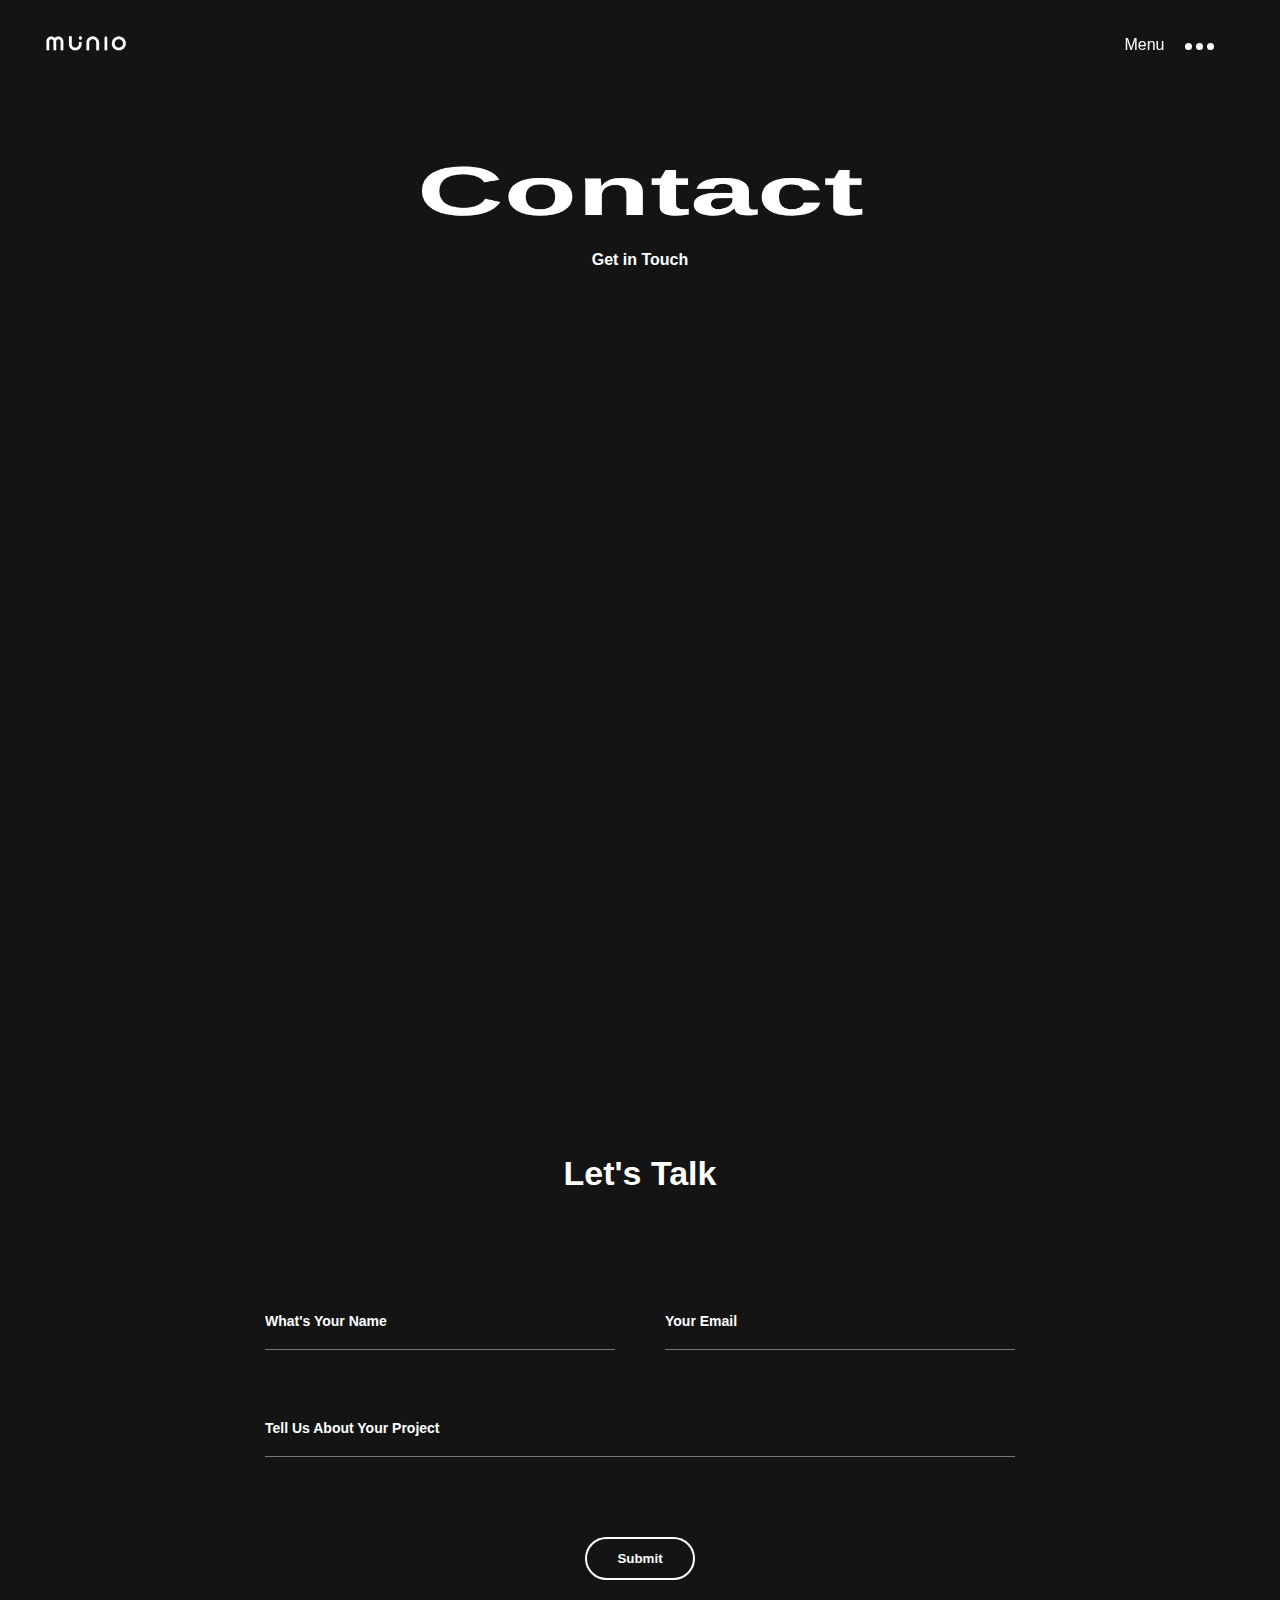
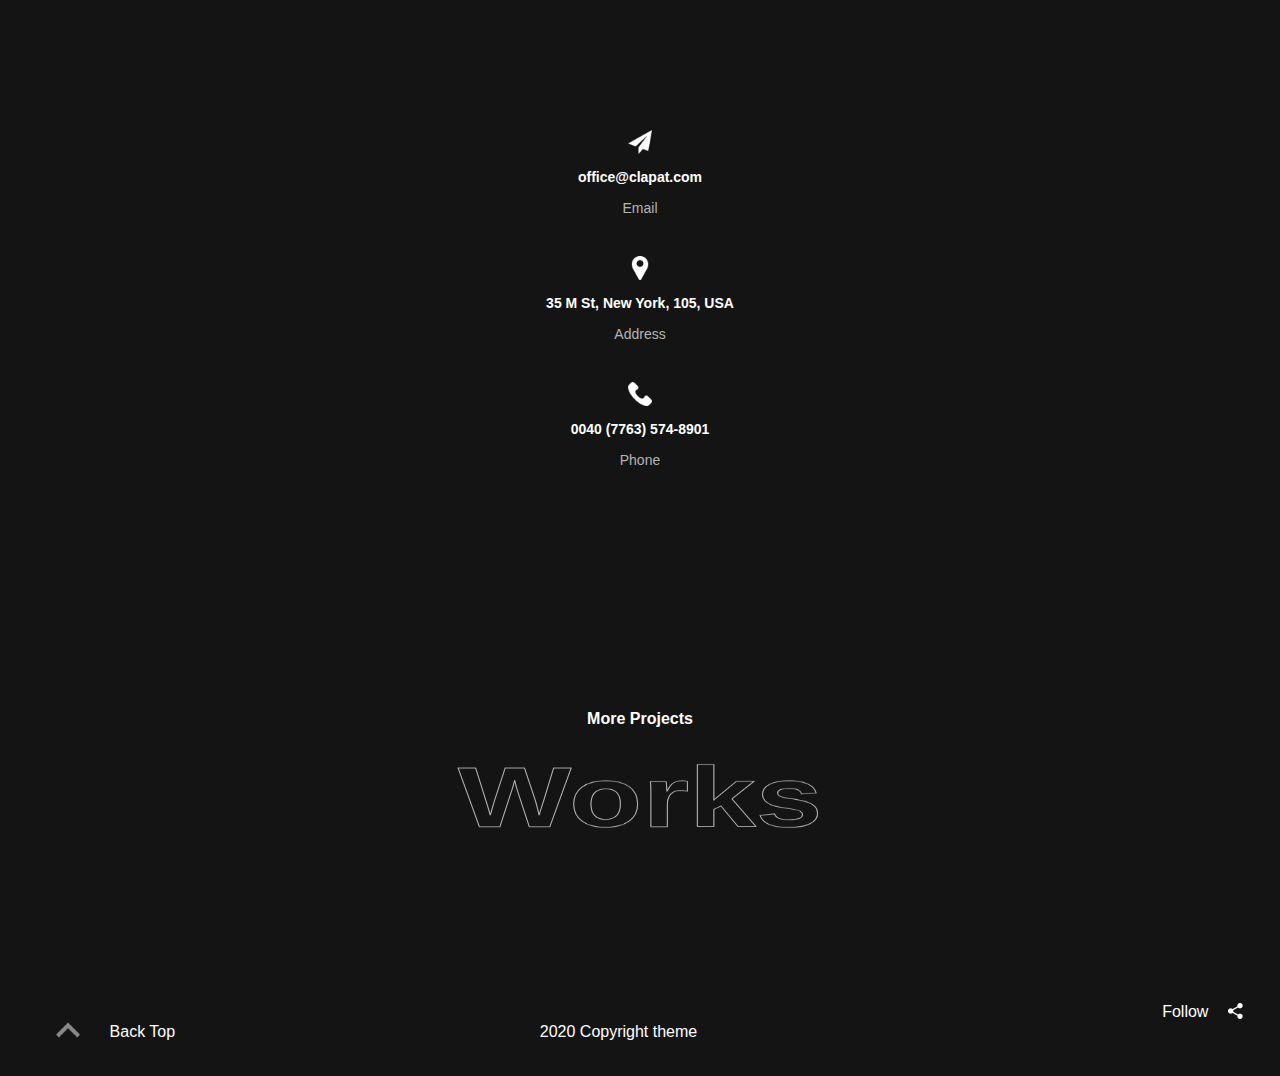
<file: contact.html>
<!DOCTYPE html>
<html lang="en">
<head>
    <meta charset="UTF-8">
    <meta name="viewport" content="width=device-width, initial-scale=1.0">
    <link rel="stylesheet" href="style.css">
    <link rel="stylesheet" href="./aos/aos.min.css">
    <title>Document</title>
</head>
<body class="about">
    <input type="checkbox" id="menu" style="display: none;">
    
    <nav class="px-auto">
        <a class="logo" href="#">
            <img src="./images/logo-white.png" alt="">
        </a>
        <a href="#" class="manue">Menu</a>
        <label class="menu" for="menu">
            <span></span>
            <span></span>
            <span></span>
        </label>
    </nav>



    <input type="checkbox" id="worksDropDown" style="display: none;">
    <div class="nav-bar" >
        <ul>
            <li><a href="#">
                <label for="worksDropDown">Works</label>
            </a></li>
            <li class="drop-down-menu">
                <div>
                    <a href="index.html">Fullscreen Slider</a>
                    <a href="large-crousel.html">Large Carousel</a>
                    <a href="vertical.html" >Vertical parallax</a>
                    <a href="portfolio.html">Portfolio</a>
                    <a href="classic.html">Classic Menu</a>
                </div>
            </li>
            <li><a href="about.html">About</a></li>
            <li><a href="stories.html">Stories</a></li>
            <li><a href="contact.html" class="active">Contact</a></li>
        </ul>
    </div>

    
    <section class="our-best-workd">
        <h1>Contact</h1>
        <p>Get in Touch</p>
    </section>
    <div class="map">
        <iframe src="https://www.google.com/maps/embed?pb=!1m18!1m12!1m3!1d3397.8835628785005!2d65.70811811549761!3d31.60965014989011!2m3!1f0!2f0!3f0!3m2!1i1024!2i768!4f13.1!3m3!1m2!1s0x3ed671a9073db825%3A0x612108018bebcfaf!2sAbdul%20Rab%20Jamia%20Masjid!5e0!3m2!1sen!2s!4v1605871477416!5m2!1sen!2s" width="100%" height="650" frameborder="0" style="border:0;" allowfullscreen="" aria-hidden="false" tabindex="0"></iframe>
    </div>

    <div class="our-client contact-talk">
        <p>Let's Talk</p>
    </div>

    <form>
        <div class="form-control">
            <input type="text" placeholder="What's Your Name">
            <span></span>
        </div>
        <div class="form-control">
            <input type="text" placeholder="Your Email">
            <span></span>
        </div>
        <div class="form-control full-column">
            <input type="text" placeholder="Tell Us About Your Project" >
            <span></span>
        </div>
        <button class=" full-column">Submit</button>
    </form>
    
    <div class="addresses">
        <div class="address-group">
            <img src="./images/send.png" alt="">
            <p class="address">office@clapat.com</p>
            <p class="name">Email</p>
        </div>
        <div class="address-group">
            <img src="./images/pin.png" alt="">
            <p class="address">35 M St, New York, 105, USA</p>
            <p class="name">Address</p>
        </div>
        <div class="address-group">
            <img src="./images/phone-call.png" alt="">
            <p class="address">0040 (7763) 574-8901</p>
            <p class="name">Phone</p>
        </div>
    </div>

    <section class="our-best-workd one-col">
        <p>More Projects</p>
        <a href="vertical.html">
            Works
        </a>
    </section>

    


    <footer class="px-auto i-md one-col" >
        <div class="f-child">
            <button id="toTop"><img src="./images/up-chevron.png" alt=""></button>
            <span>
                Back Top
            </span>
        </div>
        <div>
            <p>2020 Copyright theme</p>
        </div>
        <div class="s-child">
            <div class="follow">
                <p>Follow</p>
                <p><img src="./images/share.png" alt=""></p>
            </div>
            <ul>
                <li><a href="#">In</a></li>
                <li><a href="#">Fb</a></li>
                <li><a href="#">Be</a></li>
                <li><a href="#">Tw</a></li>
                <li><a href="#">Db</a></li>
            </ul>
        </div>
    </footer>
    


    <div class="bordered">
        <span></span>
    </div>


    <script src="parallax/jquery.min.js"></script>
    <script src="parallax/parallax.js"></script>
    <script src="aos/aos.min.js"></script>
    <script src="script.js"></script>

</body>
</html>
</file>
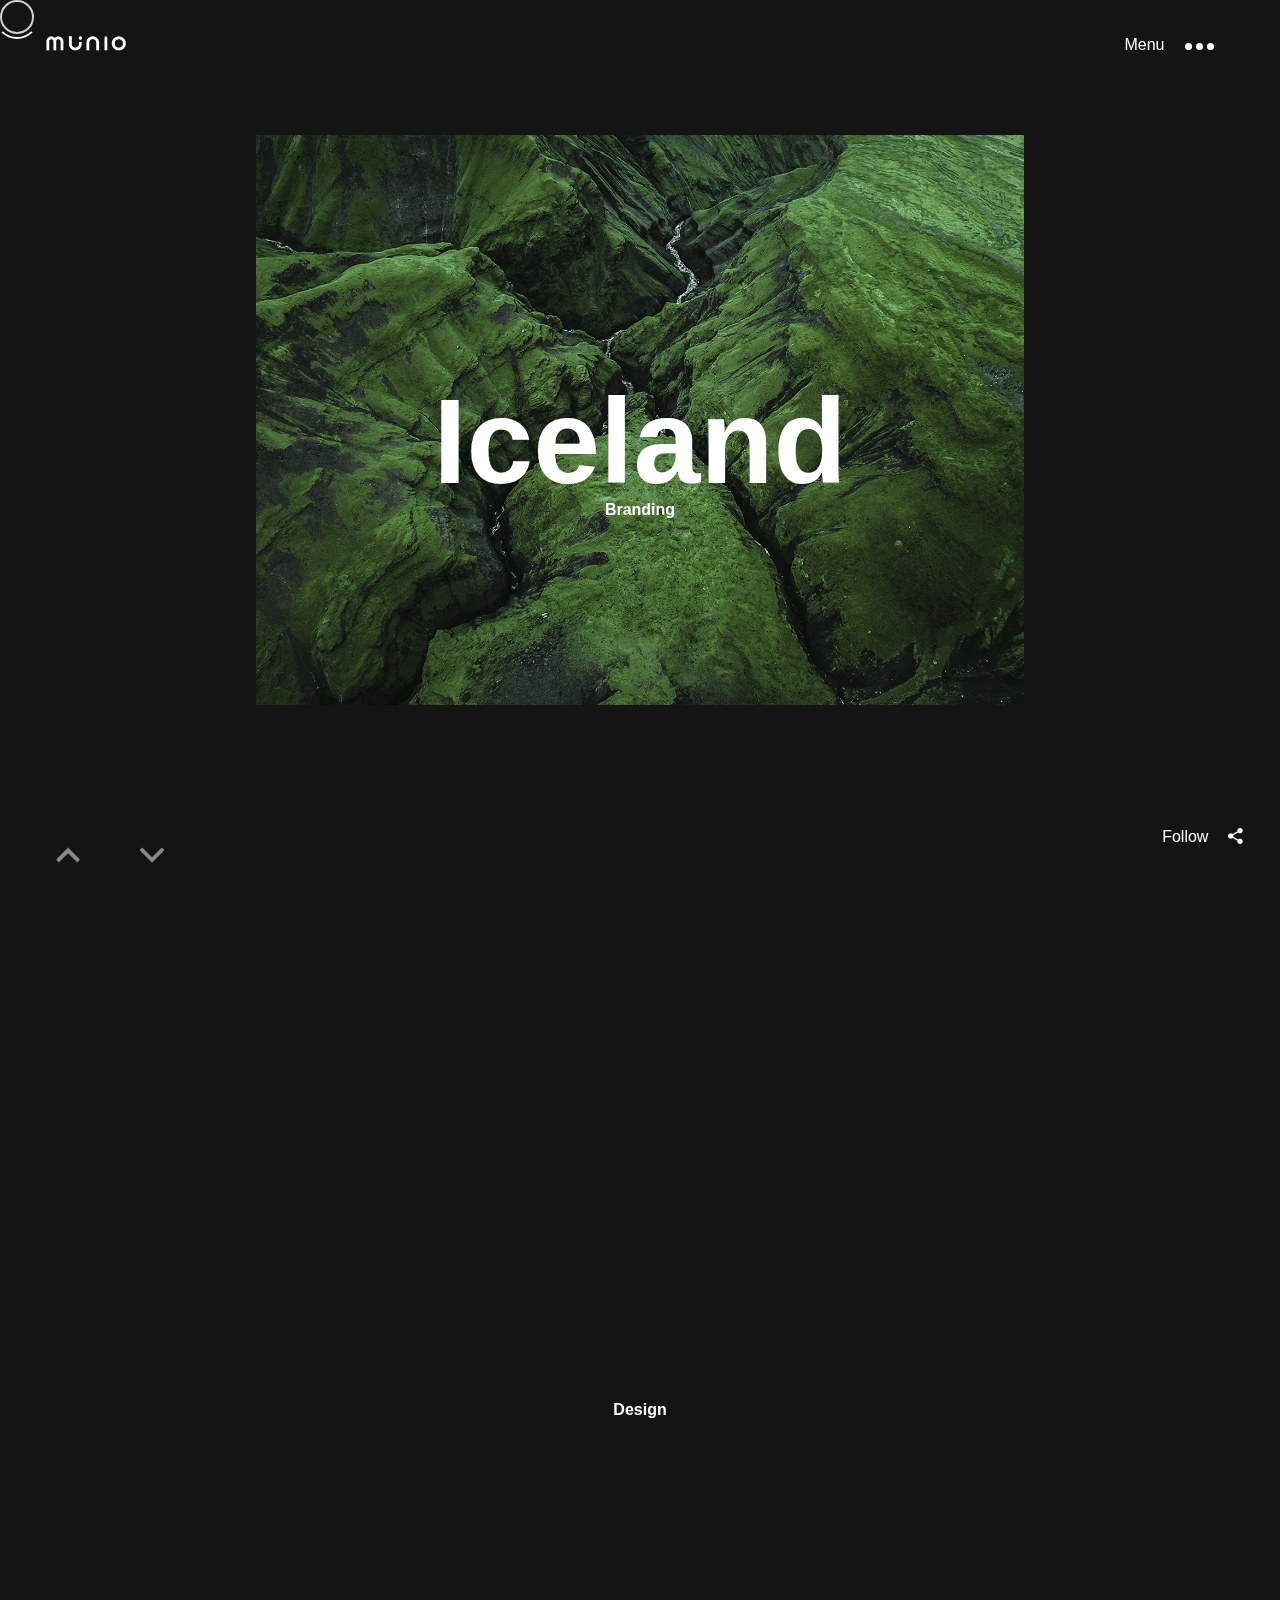
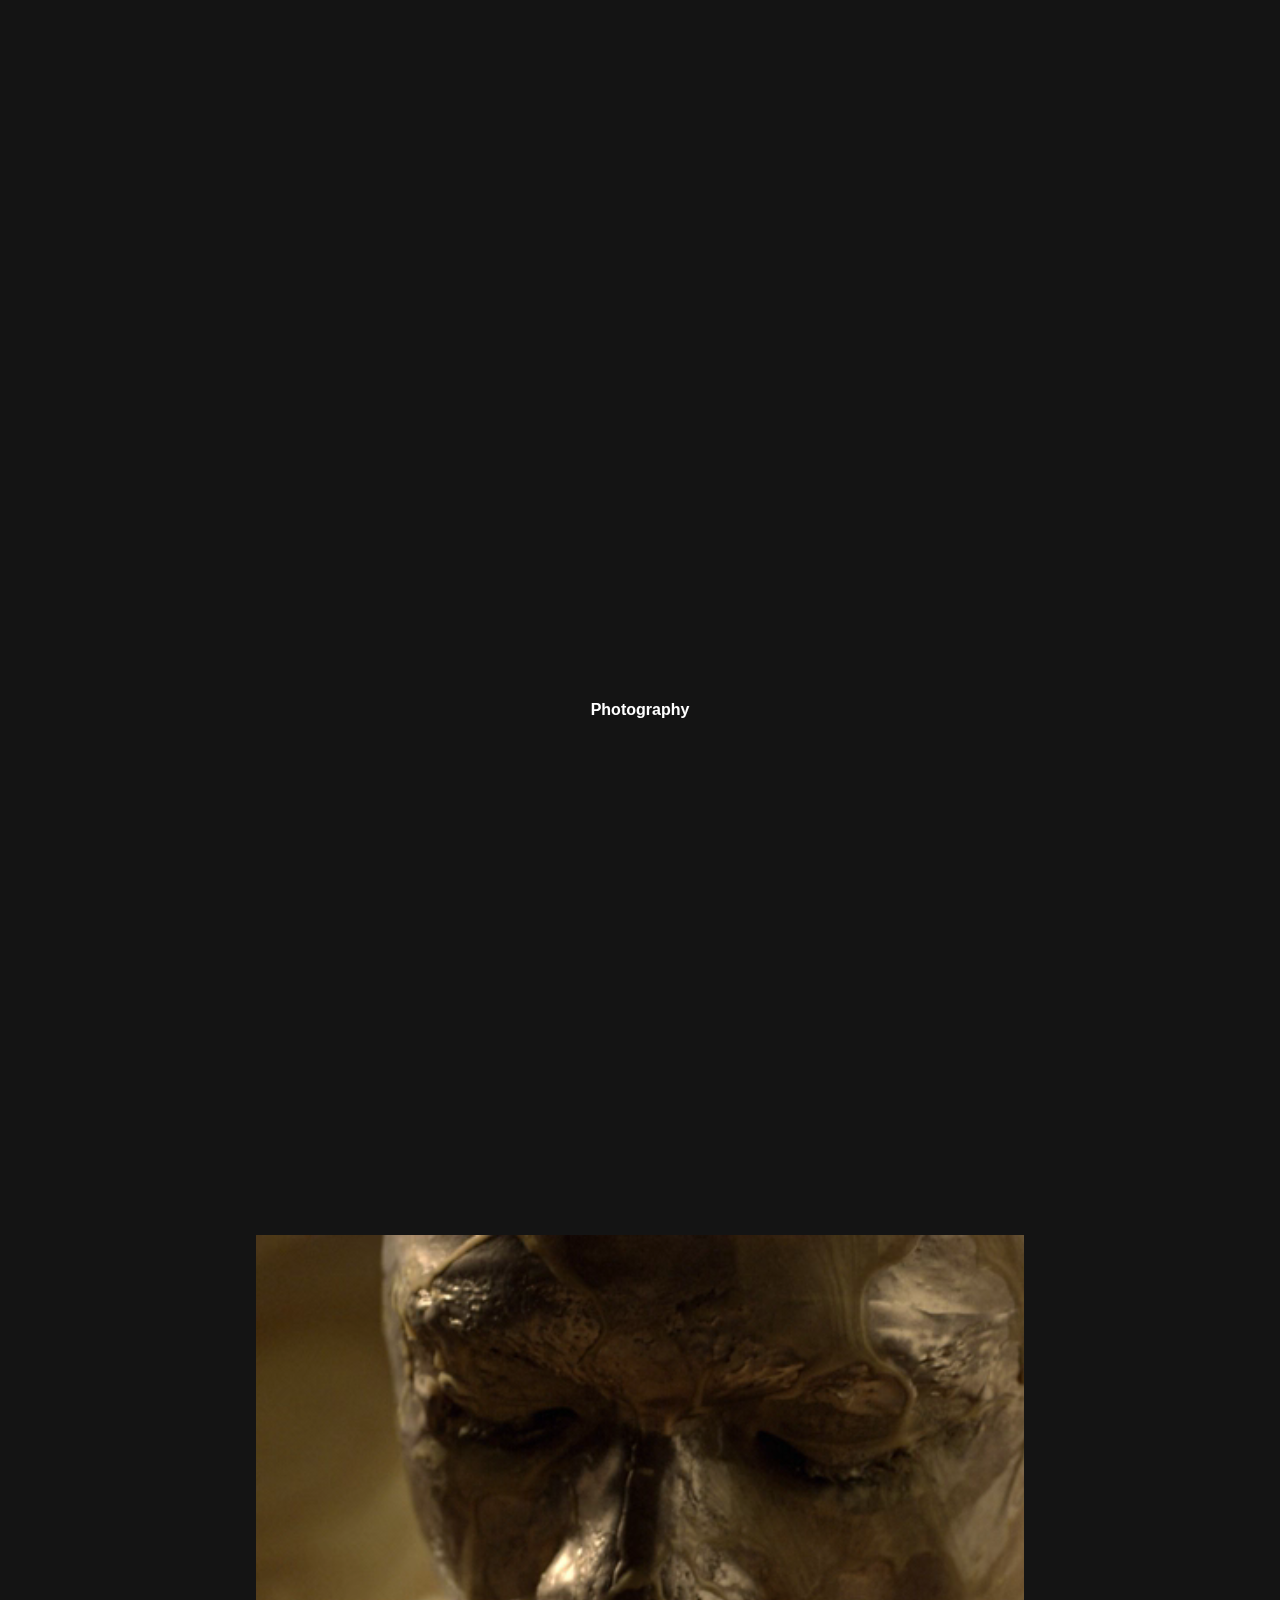
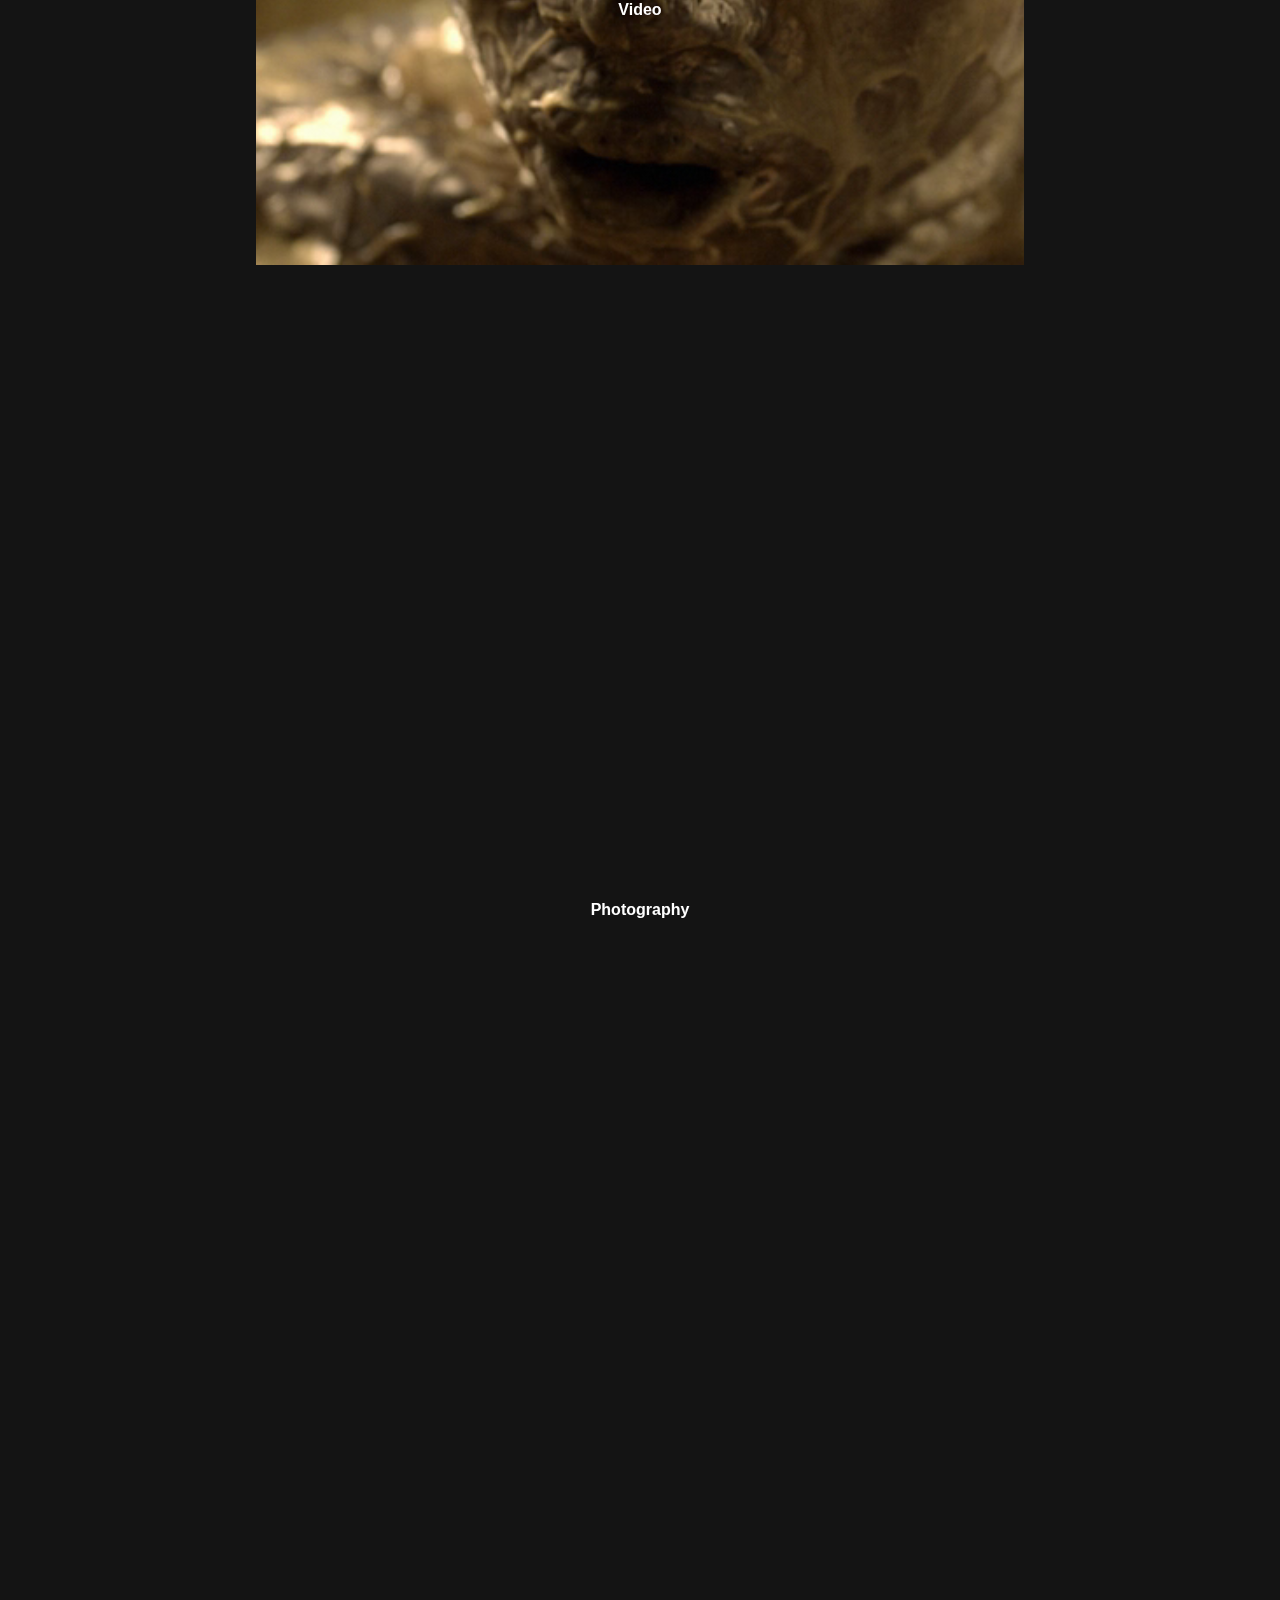
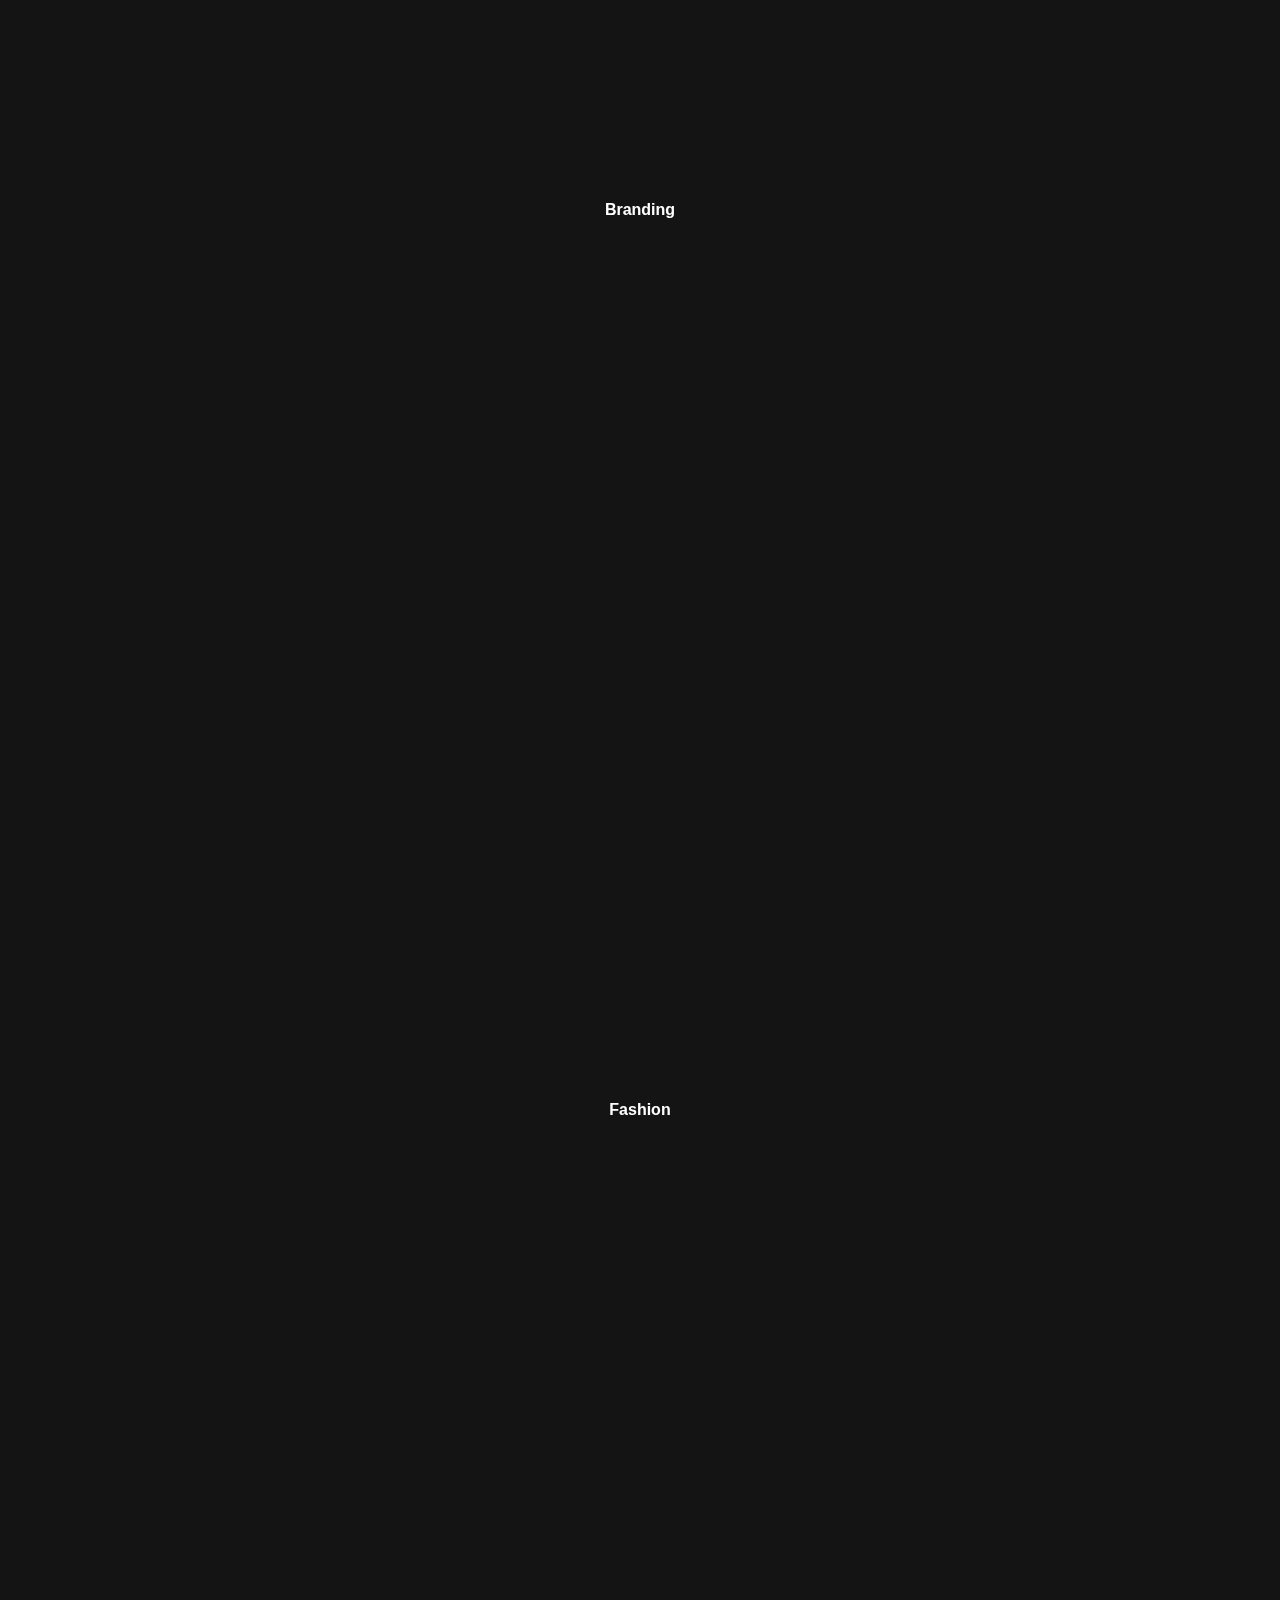
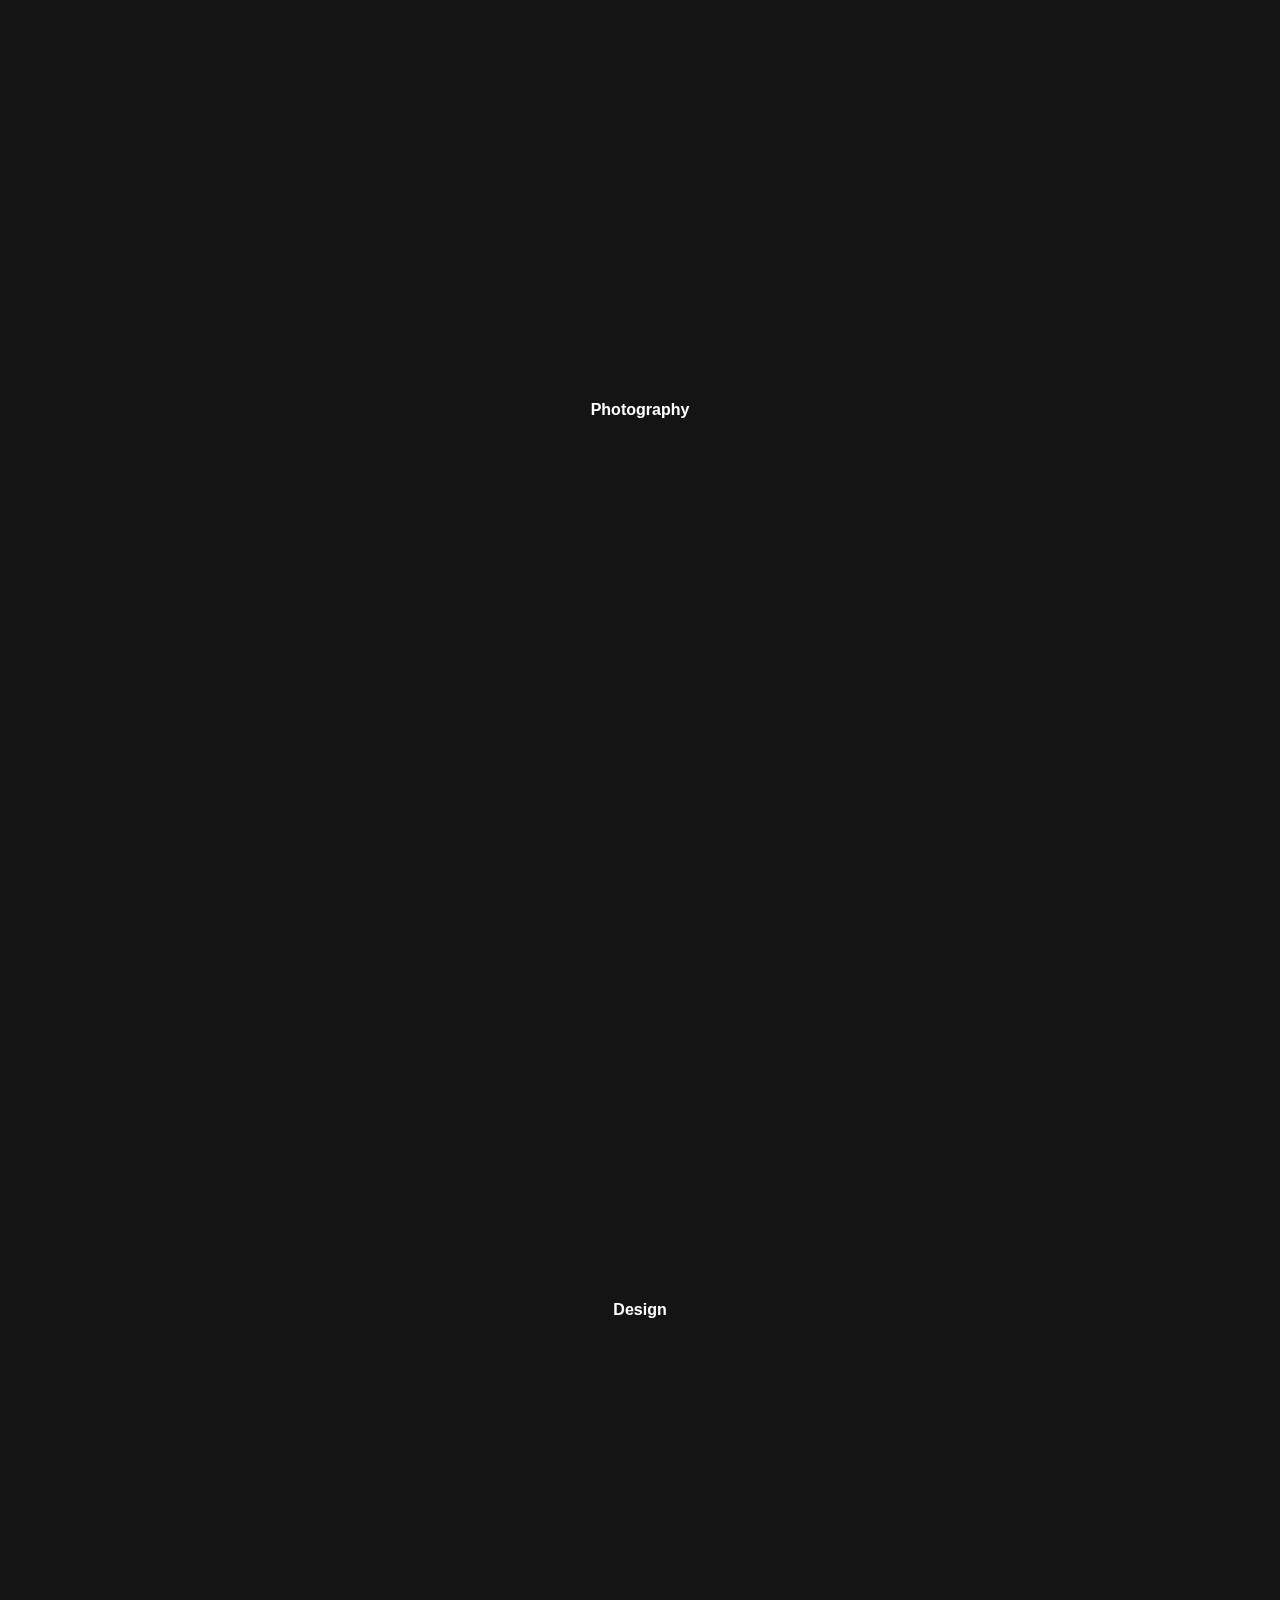
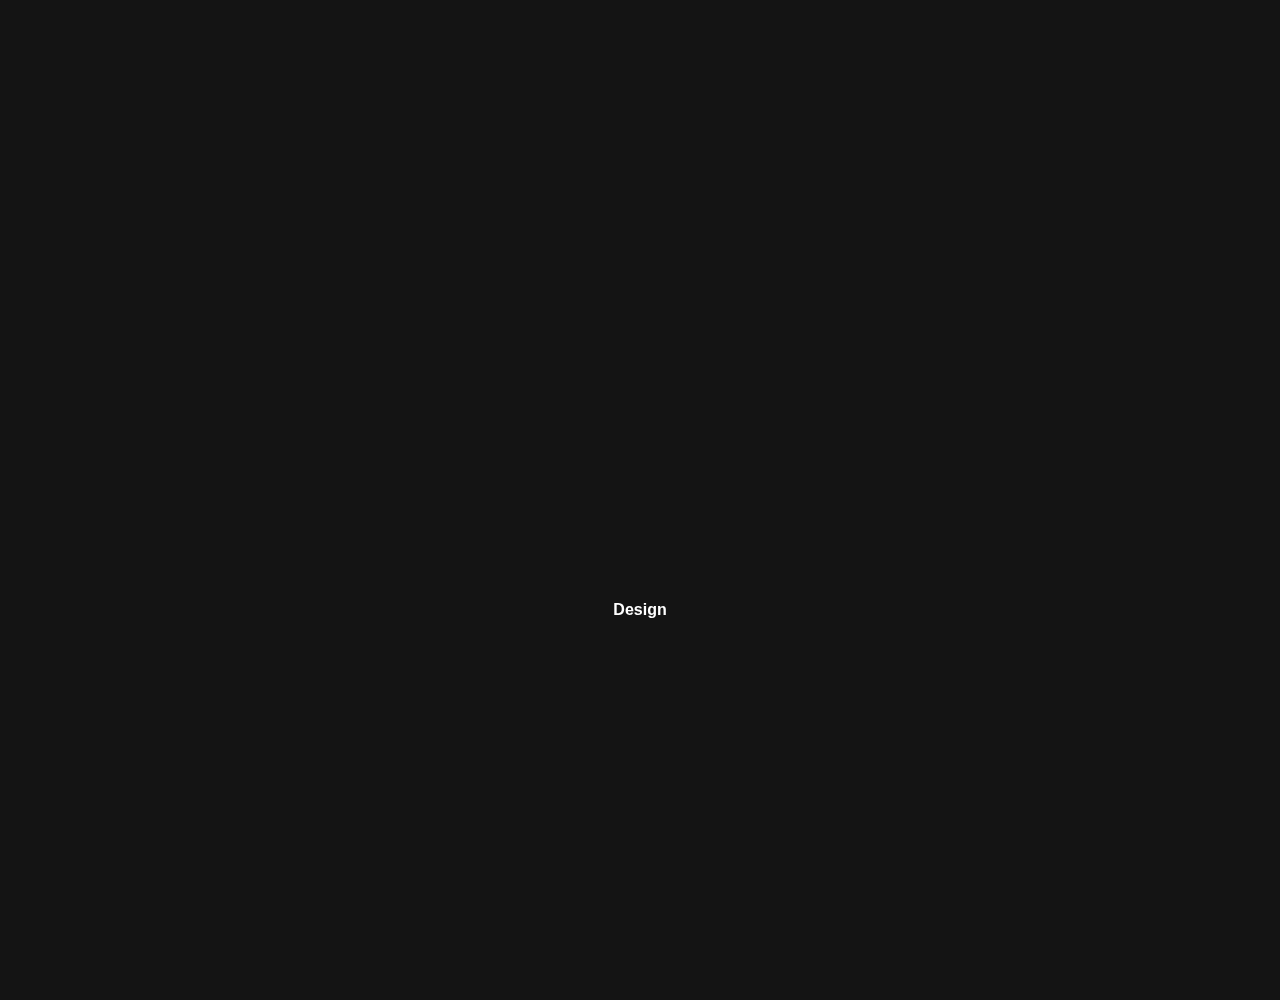
<file: large-crousel.html>
<!DOCTYPE html>
<html lang="en">
<head>
    <meta charset="UTF-8">
    <meta name="viewport" content="width=device-width, initial-scale=1.0">
    <link rel="stylesheet" href="style.css">
    <link rel="stylesheet" href="./aos/aos.min.css">
    <title>Document</title>
</head>
<body class="scrollable">
    <input type="checkbox" id="menu" style="display: none;">
    
    <nav class="px-auto">
        <a class="logo" href="#">
            <img src="./images/logo-white.png" alt="">
        </a>
        <a href="#" class="manue">Menu</a>
        <label class="menu" for="menu">
            <span></span>
            <span></span>
            <span></span>
        </label>
    </nav>



    <input type="checkbox" id="worksDropDown" style="display: none;">
    <div class="nav-bar" >
        <ul>
            <li><a href="#" class="active">
                <label for="worksDropDown">Works</label>
            </a></li>
            <li class="drop-down-menu">
                <div>
                    <a href="index.html">Fullscreen Slider</a>
                    <a href="large-crousel.html" class="active">Large Carousel</a>
                    <a href="vertical.html">Vertical parallax</a>
                    <a href="portfolio.html">Portfolio</a>
                    <a href="classic.html">Classic Menu</a>
                </div>
            </li>
            <li><a href="about.html">About</a></li>
            <li><a href="stories.html">Stories</a></li>
            <li><a href="contact.html">Contact</a></li>
        </ul>
    </div>

    
    <div class="main-container">

        <main class="i-md">
            <div class="carousel">
                <div class="slider-image three parallax-window large"  data-parallax="scroll" data-image-src="./images/01hero.jpg"  data-speed="0" >
                    <p class="center-text">
                        <span data-aos="zoom-out-down" data-aos-duration="1000" data-aos-delay="100" class="d-i-b">I</span>
                        <span class="d-i-b" data-aos="zoom-out-down" data-aos-duration="600" data-aos-delay="150">c</span>
                        <span class="d-i-b" data-aos="zoom-out-down" data-aos-duration="1000" data-aos-delay="100">e</span>
                        <span class="d-i-b" data-aos="zoom-out-down" data-aos-duration="700" data-aos-delay="50">l</span>
                        <span class="d-i-b" data-aos="zoom-out-down" data-aos-duration="600" data-aos-delay="150">a</span>
                        <span class="d-i-b" data-aos="zoom-out-down" data-aos-duration="1000" data-aos-delay="0">n</span>
                        <span class="d-i-b" data-aos="zoom-out-down" data-aos-duration="1000" data-aos-delay="0">d</span>
                    </p>
                    <span class="simple-text">Branding</span>
                </div>
            </div>
            <div class="carousel">
                <div class="slider-image three parallax-window large"  data-parallax="scroll" data-image-src="./images/02hero.jpg">
                    <p class="center-text">
                        <span data-aos="zoom-out-down" data-aos-duration="1000" data-aos-delay="100" class="d-i-b">P</span>
                        <span class="d-i-b" data-aos="zoom-out-down" data-aos-duration="600" data-aos-delay="150">a</span>
                        <span class="d-i-b" data-aos="zoom-out-down" data-aos-duration="1000" data-aos-delay="100">r</span>
                        <span class="d-i-b" data-aos="zoom-out-down" data-aos-duration="700" data-aos-delay="50">t</span>
                        <span class="d-i-b" data-aos="zoom-out-down" data-aos-duration="600" data-aos-delay="150">i</span>
                        <span class="d-i-b" data-aos="zoom-out-down" data-aos-duration="1000" data-aos-delay="0">c</span>
                        <span class="d-i-b" data-aos="zoom-out-down" data-aos-duration="1000" data-aos-delay="0">l</span>
                        <span class="d-i-b" data-aos="zoom-out-down" data-aos-duration="1000" data-aos-delay="100">e</span>
                    </p>
                    <span class="simple-text">Design</span>
                </div>
            </div>
            <div class="carousel">
                <div class="slider-image four parallax-window large"  data-parallax="scroll" data-image-src="./images/03hero.jpg">
                    <p class="center-text">
                        <span data-aos="zoom-out-down" data-aos-duration="1000" data-aos-delay="100" class="d-i-b">A</span>
                        <span class="d-i-b" data-aos="zoom-out-down" data-aos-duration="600" data-aos-delay="150">m</span>
                        <span class="d-i-b" data-aos="zoom-out-down" data-aos-duration="1000" data-aos-delay="100">n</span>
                        <span class="d-i-b" data-aos="zoom-out-down" data-aos-duration="700" data-aos-delay="50">e</span>
                        <span class="d-i-b" data-aos="zoom-out-down" data-aos-duration="600" data-aos-delay="150">s</span>
                        <span class="d-i-b" data-aos="zoom-out-down" data-aos-duration="1000" data-aos-delay="0">i</span>
                        <span class="d-i-b" data-aos="zoom-out-down" data-aos-duration="1000" data-aos-delay="0">a</span>
                    </p>
                    <span class="simple-text">Photography</span>
                </div>
            </div>
            <div class="carousel">
                <div class="slider-image parallax-window large"  data-parallax="scroll" data-image-src="./images/08hero.jpg">
                    <video src="./images/cap.mp4" class="video" autoplay loop ></video>
                    <p class="center-text">
                        <span data-aos="zoom-out-down" data-aos-duration="1000" data-aos-delay="100" class="d-i-b">G</span>
                        <span class="d-i-b" data-aos="zoom-out-down" data-aos-duration="600" data-aos-delay="150">o</span>
                        <span class="d-i-b" data-aos="zoom-out-down" data-aos-duration="1000" data-aos-delay="100">l</span>
                        <span class="d-i-b" data-aos="zoom-out-down" data-aos-duration="700" data-aos-delay="50">d</span>
                        <span class="d-i-b" data-aos="zoom-out-down" data-aos-duration="600" data-aos-delay="150"> </span>
                        <span class="d-i-b" data-aos="zoom-out-down" data-aos-duration="1000" data-aos-delay="0">M</span>
                        <span class="d-i-b" data-aos="zoom-out-down" data-aos-duration="700" data-aos-delay="50">a</span>
                        <span class="d-i-b" data-aos="zoom-out-down" data-aos-duration="600" data-aos-delay="150">n</span>
                    </p>
                    <span class="simple-text">Video</span>
                </div>
            </div>
            <div class="carousel">
                <div class="slider-image one parallax-window large"  data-parallax="scroll" data-image-src="./images/05hero.jpg">
                    <p class="center-text">
                        <span data-aos="zoom-out-down" data-aos-duration="1000" data-aos-delay="100" class="d-i-b">I</span>
                        <span class="d-i-b" data-aos="zoom-out-down" data-aos-duration="600" data-aos-delay="150">g</span>
                        <span class="d-i-b" data-aos="zoom-out-down" data-aos-duration="1000" data-aos-delay="100">u</span>
                        <span class="d-i-b" data-aos="zoom-out-down" data-aos-duration="700" data-aos-delay="50">a</span>
                        <span class="d-i-b" data-aos="zoom-out-down" data-aos-duration="600" data-aos-delay="150">n</span>
                        <span class="d-i-b" data-aos="zoom-out-down" data-aos-duration="1000" data-aos-delay="0">a</span>
                    </p>
                    <span class="simple-text">Photography</span>
                </div>
            </div>
            <div class="carousel">
                <div class="slider-image two parallax-window large"  data-parallax="scroll" data-image-src="./images/06hero.jpg">
                    <p class="center-text">
                        <span data-aos="zoom-out-down" data-aos-duration="1000" data-aos-delay="100" class="d-i-b">D</span>
                        <span class="d-i-b" data-aos="zoom-out-down" data-aos-duration="600" data-aos-delay="150">i</span>
                        <span class="d-i-b" data-aos="zoom-out-down" data-aos-duration="1000" data-aos-delay="100">v</span>
                        <span class="d-i-b" data-aos="zoom-out-down" data-aos-duration="700" data-aos-delay="50">e</span>
                        <span class="d-i-b" data-aos="zoom-out-down" data-aos-duration="600" data-aos-delay="150">r</span>
                    </p>
                    <span class="simple-text">Branding</span>
                </div>
            </div>

            <div class="carousel">
                <div class="slider-image two parallax-window large"  data-parallax="scroll" data-image-src="./images/07hero.jpg">
                    <p class="center-text">
                        <span data-aos="zoom-out-down" data-aos-duration="1000" data-aos-delay="100" class="d-i-b">M</span>
                        <span class="d-i-b" data-aos="zoom-out-down" data-aos-duration="600" data-aos-delay="150">a</span>
                        <span class="d-i-b" data-aos="zoom-out-down" data-aos-duration="1000" data-aos-delay="100">d</span>
                        <span class="d-i-b" data-aos="zoom-out-down" data-aos-duration="700" data-aos-delay="50"> </span>
                        <span class="d-i-b" data-aos="zoom-out-down" data-aos-duration="700" data-aos-delay="50">J</span>
                        <span class="d-i-b" data-aos="zoom-out-down" data-aos-duration="600" data-aos-delay="150">o</span>
                        <span class="d-i-b" data-aos="zoom-out-down" data-aos-duration="600" data-aos-delay="150">h</span>
                        <span class="d-i-b" data-aos="zoom-out-down" data-aos-duration="600" data-aos-delay="150">n</span>
                    </p>
                    <span class="simple-text">Fashion</span>
                </div>
            </div>
            <div class="carousel">
                <div class="slider-image two parallax-window large"  data-parallax="scroll" data-image-src="./images/08hero.jpg">
                    <p class="center-text">
                        <span data-aos="zoom-out-down" data-aos-duration="1000" data-aos-delay="100" class="d-i-b">W</span>
                        <span class="d-i-b" data-aos="zoom-out-down" data-aos-duration="600" data-aos-delay="150">a</span>
                        <span class="d-i-b" data-aos="zoom-out-down" data-aos-duration="600" data-aos-delay="150">r</span>
                        <span class="d-i-b" data-aos="zoom-out-down" data-aos-duration="1000" data-aos-delay="100">r</span>
                        <span class="d-i-b" data-aos="zoom-out-down" data-aos-duration="700" data-aos-delay="50">i</span>
                        <span class="d-i-b" data-aos="zoom-out-down" data-aos-duration="600" data-aos-delay="150">o</span>
                        <span class="d-i-b" data-aos="zoom-out-down" data-aos-duration="600" data-aos-delay="150">r</span>
                        <span class="d-i-b" data-aos="zoom-out-down" data-aos-duration="700" data-aos-delay="50">s</span>
                    </p>
                    <span class="simple-text">Photography</span>
                </div>
            </div>

            <div class="carousel">
                <div class="slider-image two parallax-window large"  data-parallax="scroll" data-image-src="./images/09hero.jpg">
                    <p class="center-text">
                        <span data-aos="zoom-out-down" data-aos-duration="1000" data-aos-delay="100" class="d-i-b">I</span>
                        <span class="d-i-b" data-aos="zoom-out-down" data-aos-duration="600" data-aos-delay="150">n</span>
                        <span class="d-i-b" data-aos="zoom-out-down" data-aos-duration="600" data-aos-delay="150">v</span>
                        <span class="d-i-b" data-aos="zoom-out-down" data-aos-duration="1000" data-aos-delay="100">e</span>
                        <span class="d-i-b" data-aos="zoom-out-down" data-aos-duration="700" data-aos-delay="50">n</span>
                        <span class="d-i-b" data-aos="zoom-out-down" data-aos-duration="600" data-aos-delay="150">t</span>
                        <span class="d-i-b" data-aos="zoom-out-down" data-aos-duration="600" data-aos-delay="150">o</span>
                        <span class="d-i-b" data-aos="zoom-out-down" data-aos-duration="700" data-aos-delay="50">r</span>
                    </p>
                    <span class="simple-text">Design</span>
                </div>
            </div>
            <div class="carousel">
                <div class="slider-image two parallax-window large"  data-parallax="scroll" data-image-src="./images/10hero.jpg">
                    <p class="center-text">
                        <span data-aos="zoom-out-down" data-aos-duration="1000" data-aos-delay="100" class="d-i-b">A</span>
                        <span class="d-i-b" data-aos="zoom-out-down" data-aos-duration="600" data-aos-delay="150">e</span>
                        <span class="d-i-b" data-aos="zoom-out-down" data-aos-duration="600" data-aos-delay="150">r</span>
                        <span class="d-i-b" data-aos="zoom-out-down" data-aos-duration="1000" data-aos-delay="100">i</span>
                        <span class="d-i-b" data-aos="zoom-out-down" data-aos-duration="700" data-aos-delay="50">a</span>
                        <span class="d-i-b" data-aos="zoom-out-down" data-aos-duration="600" data-aos-delay="150">l</span>
                        <span class="d-i-b" data-aos="zoom-out-down" data-aos-duration="600" data-aos-delay="150">s</span>
                    </p>
                    <span class="simple-text">Design</span>
                </div>
            </div>
        </main>

    </div>
    

    <footer class="px-auto i-md">
        <div class="f-child">
            <button id="up"><img src="./images/up-chevron.png" alt=""></button>
            <button id="down"><img src="images/down-arrow (1).png" alt=""></button>
        </div>
        <div class="s-child">
            <div class="follow">
                <p>Follow</p>
                <p><img src="./images/share.png" alt=""></p>
            </div>
            <ul>
                <li><a href="#">In</a></li>
                <li><a href="#">Fb</a></li>
                <li><a href="#">Be</a></li>
                <li><a href="#">Tw</a></li>
                <li><a href="#">Db</a></li>
            </ul>
        </div>
    </footer>

    <div class="bordered">
        <span></span>
    </div>


    <script src="parallax/jquery.min.js"></script>
    <script src="parallax/parallax.js"></script>
    <script src="aos/aos.min.js"></script>
    <script src="script.js"></script>

</body>
</html>
</file>
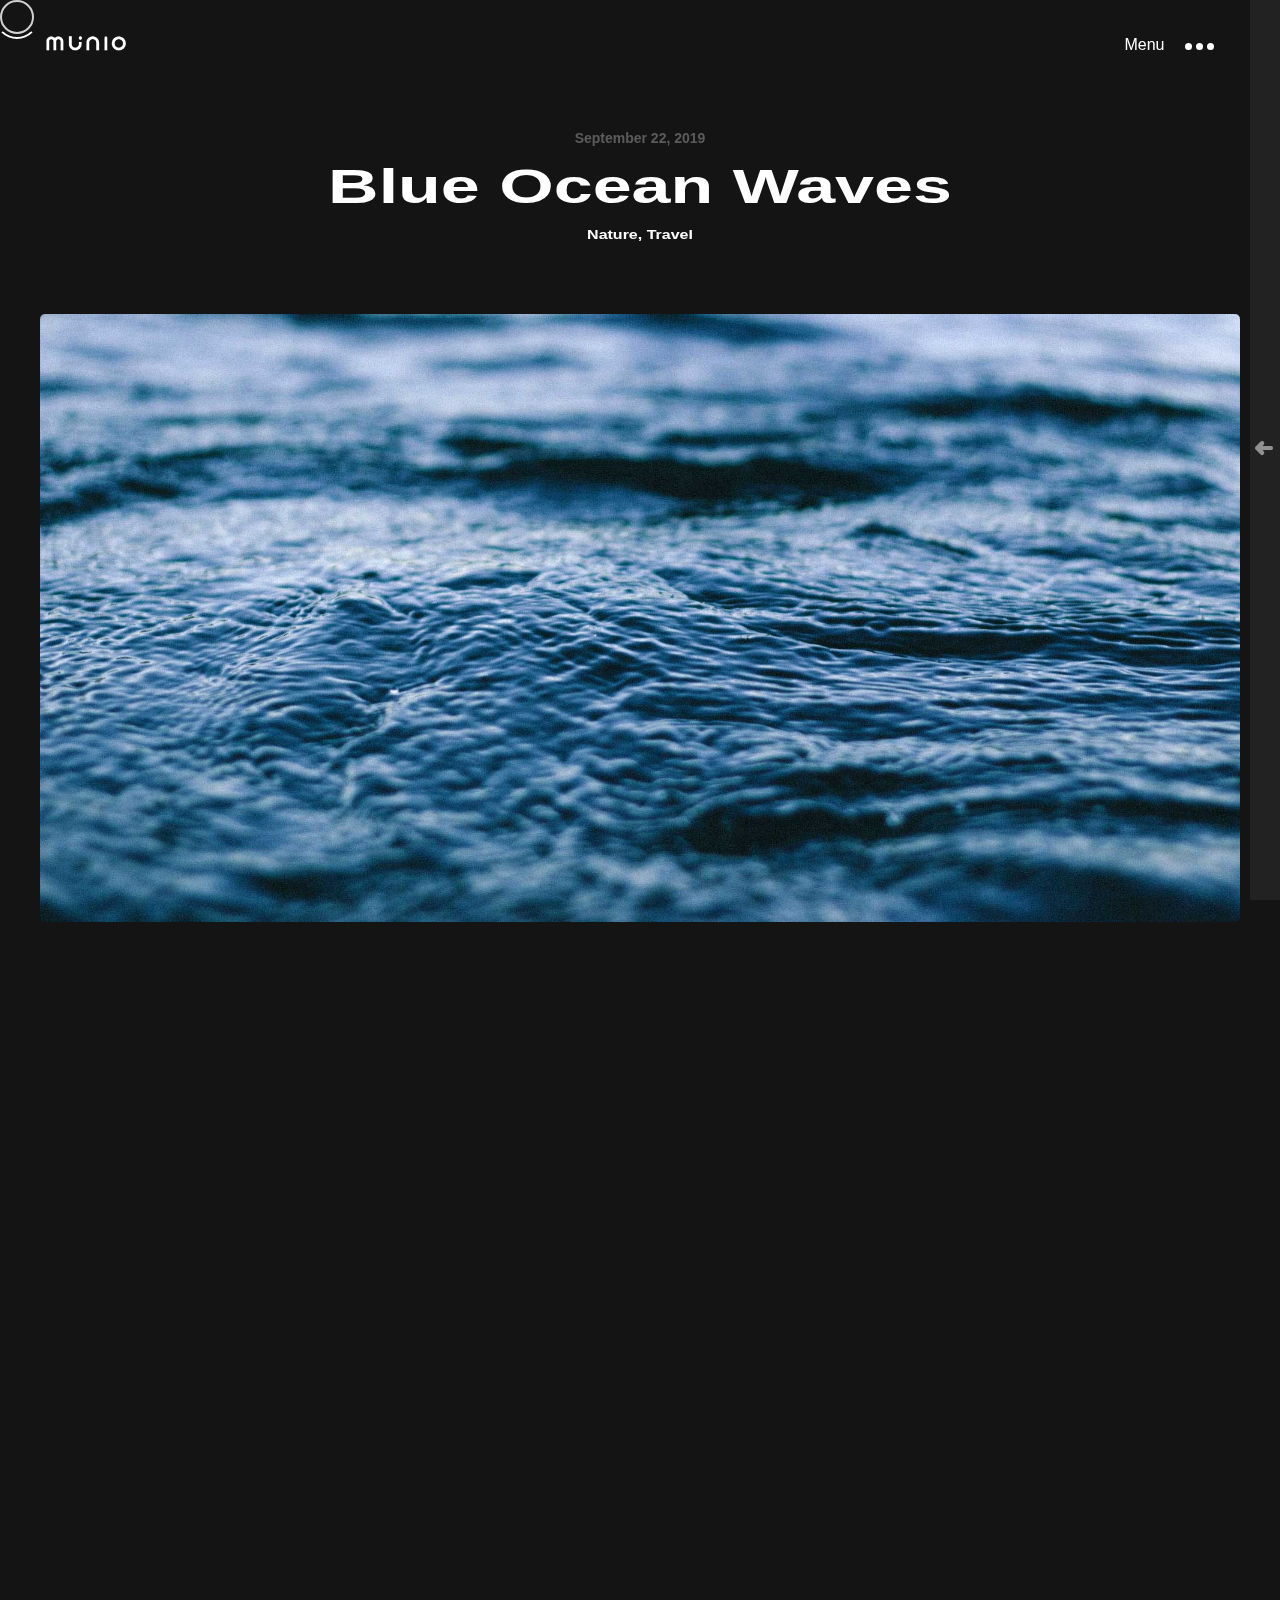
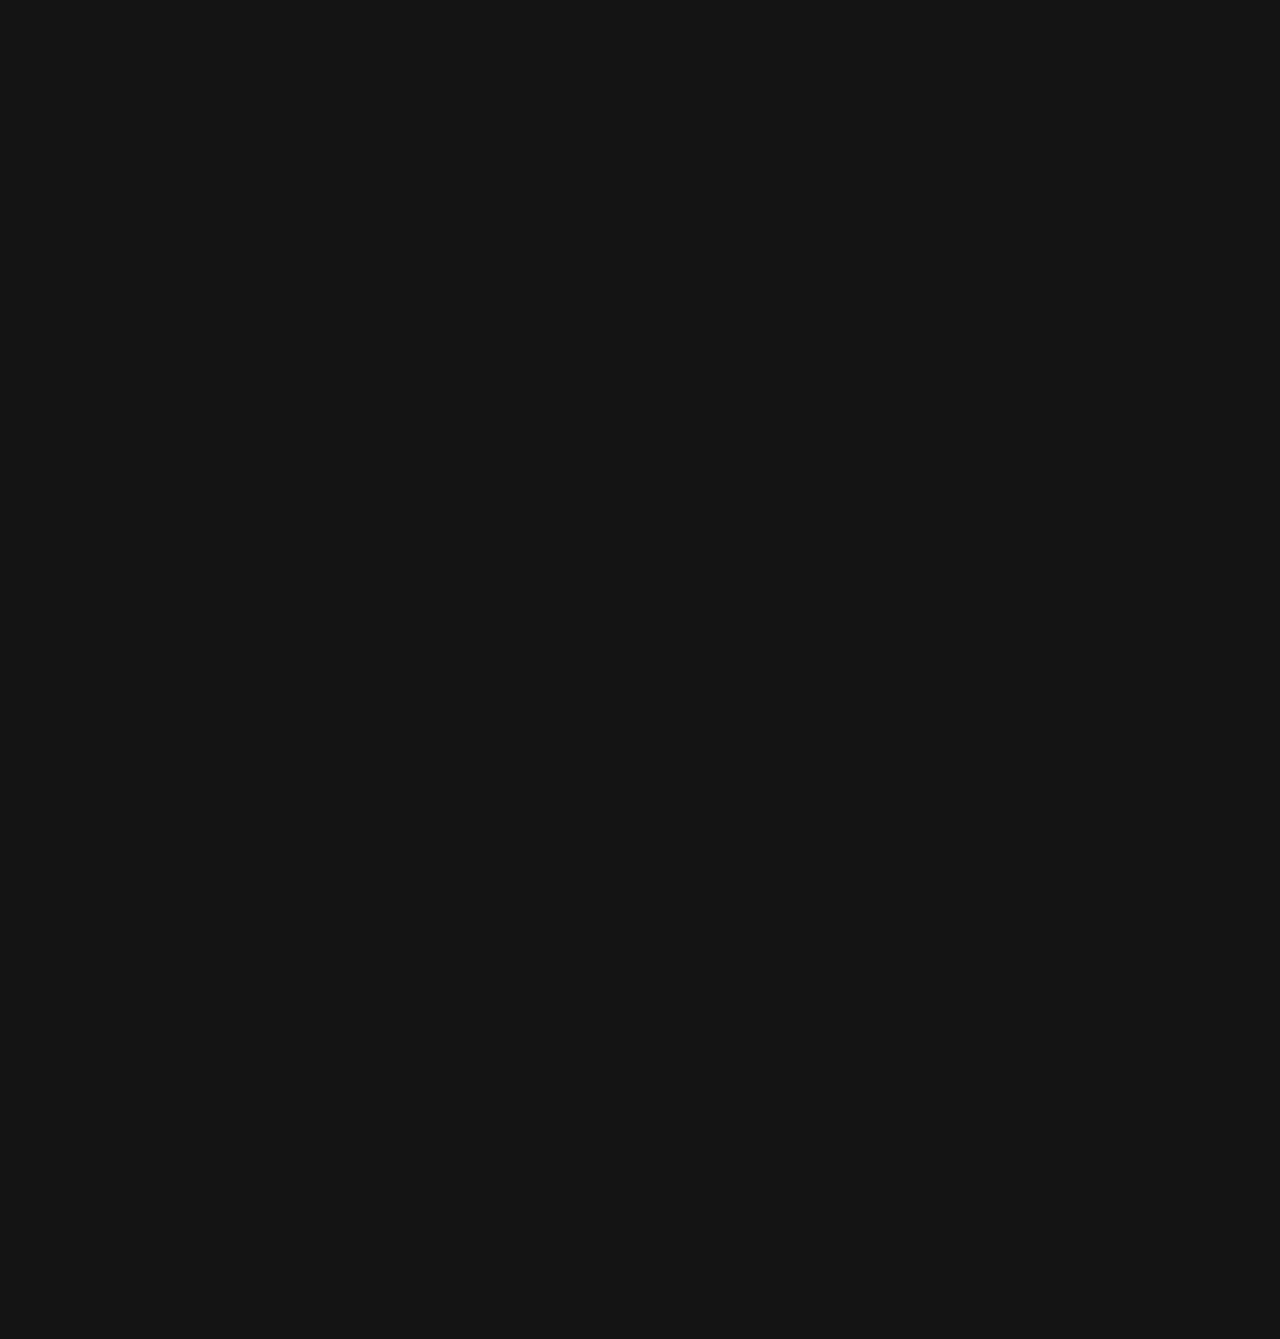
<file: stories-post.html>
<!DOCTYPE html>
<html lang="en">
<head>
    <meta charset="UTF-8">
    <meta name="viewport" content="width=device-width, initial-scale=1.0">
    <link rel="stylesheet" href="style.css">
    <link rel="stylesheet" href="./aos/aos.min.css">
    <title>Document</title>
</head>
<body class="about stories-post">
    <input type="checkbox" id="menu" style="display: none;">
    
    <nav class="px-auto">
        <a class="logo" href="#">
            <img src="./images/logo-white.png" alt="">
        </a>
        <a href="#" class="manue">Menu</a>
        <label for="sideMenu" class="for-responsive">
            <img src="./images/back.png" alt="">
        </label>
        <label class="menu" for="menu">
            <span></span>
            <span></span>
            <span></span>
        </label>
    </nav>

    <input type="checkbox" id="worksDropDown" style="display: none;">
    <div class="nav-bar" >
        <ul>
            <li><a href="#">
                <label for="worksDropDown">Works</label>
            </a></li>
            <li class="drop-down-menu">
                <div>
                    <a href="index.html">Fullscreen Slider</a>
                    <a href="large-crousel.html">Large Carousel</a>
                    <a href="vertical.html" >Vertical parallax</a>
                    <a href="portfolio.html">Portfolio</a>
                    <a href="classic.html">Classic Menu</a>
                </div>
            </li>
            <li><a href="about.html">About</a></li>
            <li><a href="stories.html">Stories</a></li>
            <li><a href="contact.html">Contact</a></li>
        </ul>
    </div>

    <input type="checkbox" id="sideMenu" style="display: none;">
    <label for="sideMenu" class="black-screen"></label>
    <aside>
        <div class="side-back-parent">
            <label for="sideMenu" class="side-back">
                <img src="./images/back.png" alt="">
            </label>
        </div>
        <form class="side-menu-form aside-control">
            <div class="form-control">
                <input type="text" id="searchInput" placeholder="Search and hit enter">
                <span></span>
                <button>
                    <img src="./images/search.png" alt="">
                </button>
            </div>
        </form>
        <div class="aside-control">
            <p class="aside-title">
                Recent Posts
            </p>
            <ul class="aside-list">
                <li><a href="#">Blue Ocean Waves</a></li>
                <li><a href="#">Desert Treasure Hunt</a></li>
                <li><a href="#">Bird Eye Shots</a></li>
                <li><a href="#">Blonde Surf Girl</a></li>
                <li><a href="#">Endless Road Stories</a></li>
            </ul>
        </div>
        <div class="aside-control">
            <p class="aside-title">
                Recent Comments
            </p>
            <ul class="aside-list">
                <li><a href="#">A WordPress Commenter <span class="color-white">On</span> Hello World</a></li>
            </ul>
        </div>
        <div class="aside-control">
            <p class="aside-title">
                Archives
            </p>
            <ul class="aside-list">
                <li><a href="#">September 2019</a></li>
            </ul>
        </div>
        <div class="aside-control">
            <p class="aside-title">
                Categories
            </p>
            <ul class="aside-list">
                <li><a href="#">Nature</a></li>
                <li><a href="#">Sport</a></li>
                <li><a href="#">Travel</a></li>
                <li><a href="#">Uncategorized</a></li>
            </ul>
        </div>
        <div class="aside-control">
            <p class="aside-title">
                Meta
            </p>
            <ul class="aside-list">
                <li><a href="#">Log in</a></li>
                <li><a href="#">Entries feed</a></li>
                <li><a href="#">Comments Feed</a></li>
                <li><a href="#">WordPress.org</a></li>
            </ul>
        </div>
    </aside>


    <div class="stories">
        <div class="story" data-aos="zoom-in-up" data-aos-duration="500" data-aos-delay="0">
            <p class="s-title">
                september 22, 2019
            </p>
            <p class="s-name">
                Blue Ocean Waves
            </p>
            <p class="s-place">
                Nature, Travel
            </p>
            <img src="images/1.jpg" alt="">
        </div>
    </div>



    <div class="post-content" data-aos="zoom-in-up" data-aos-duration="500" data-aos-delay="0">
        <p class="post-title" data-aos="zoom-in-up" data-aos-duration="500" data-aos-delay="100">
            One, Two, Title
        </p>
        <p class="desc-phara" data-aos="zoom-in-up" data-aos-duration="500" data-aos-delay="100">
            In varius varius justo, eget ultrices mauris rhoncus non. Morbi tristique, mauris eu imperdiet bibendum, velit diam iaculis velit, in ornare massa enim at lorem. Etiam risus diam, porttitor vitae ultrices quis, dapibus id dolor. Morbi venenatis lacinia rhoncus.
        </p>
        <p class="desc-phara" data-aos="zoom-in-up" data-aos-duration="500" data-aos-delay="100">
            Lorem ipsum dolor sit amet, consectetur adipiscing elit. Aenean non enim ut enim fringilla adipiscing id in lorem. Quisque aliquet neque vitae lectus tempus consectetur. Aliquam erat volutpat. Nunc eu nibh nulla, id cursus arcu. Vestibulum ante ipsum primis in faucibus orci luctus et ultrices posuere cubilia Curae; Nam at velit nisl. Aenean vitae est nisl. Cras molestie molestie nisl vel imperdiet. Donec vel mi sem.
        </p>
        <p class="desc-phara" data-aos="zoom-in-up" data-aos-duration="500" data-aos-delay="100">
            Phasellus lobortis blandit ipsum, at adipiscing eros porta quis.
        </p>
        <p class="desc-phara" data-aos="zoom-in-up" data-aos-duration="500" data-aos-delay="100">
            Nulla sed mi leo, sit amet molestie nulla. Phasellus lobortis blandit ipsum, at adipiscing eros porta quis. Phasellus in nisi ipsum, quis dapibus magna. Phasellus odio dolor, pretium sit amet aliquam a, gravida eget dui. Pellentesque eu ipsum et quam faucibus scelerisque vitae ut ligula. Ut luctus fermentum commodo. Mauris eget justo turpis, eget fringilla mi. Duis lobortis cursus mi vel tristique. Maecenas eu lorem hendrerit neque dapibus cursus id sit amet nisi. Proin rhoncus semper sem nec aliquet.
        </p>
        <p class="post-desc-card" data-aos="zoom-in-up" data-aos-duration="500" data-aos-delay="100">
            Nulla facilisi. Vestibulum pretium, dui eu aliquam faucibus, est dui hendrerit nulla, mattis semper turpis mauris eget tellus. Nulla accumsan rutrum nibh, sed eleifend felis blandit.
        </p>
        <p class="desc-phara" data-aos="zoom-in-up" data-aos-duration="500" data-aos-delay="100">
            Integer vel libero arcu, egestas tempor ipsum. Vestibulum id dolor aliquet dolor fringilla ornare. Nunc non massa erat. Vivamus odio sem, rhoncus vel bibendum vitae, euismod a urna. Aliquam erat volutpat. Aenean non lorem arcu. Phasellus in neque nulla, sed sodales ipsum. Morbi a massa sed sapien vulputate lacinia. Vivamus et urna vitae felis malesuada aliquet sit amet et metus.
        </p>
        <p class="bullets" data-aos="zoom-in-up" data-aos-duration="500" data-aos-delay="100">
            <ul class="bullets-list">
                <li>Consectetur adipiscing elit vtae elit libero</li>
                <li>Nullam id dolor id eget lacinia odio posuere erat a ante</li>
                <li>Integer posuere erat dapibus posuere velit</li>
            </ul>
        </p>
        <p class="desc-phara" data-aos="zoom-in-up" data-aos-duration="500" data-aos-delay="100">
            Nulla sed mi leo, sit amet molestie nulla. Phasellus lobortis blandit ipsum, at adipiscing eros porta quis. Phasellus in nisi ipsum, quis dapibus magna. Phasellus odio dolor, pretium sit amet aliquam a, gravida eget dui. Pellentesque eu ipsum et quam faucibus scelerisque vitae ut ligula. Ut luctus fermentum commodo. Mauris eget justo turpis, eget fringilla mi. Duis lobortis cursus mi vel tristique. Maecenas eu lorem hendrerit neque dapibus cursus id sit amet nisi. Proin rhoncus semper sem nec aliquet. Aenean lacinia bibendum nulla sed consectetur. Cras mattis consectetur purus sit amet fermentum. Donec id elit non mi porta gravida at eget metus.
        </p>
        <div class="categories" data-aos="zoom-in-up" data-aos-duration="500" data-aos-delay="100">
            <ul data-aos="zoom-in-up" data-aos-duration="500" data-aos-delay="0">
                <li><a href="#">Ocean</a></li>
                <li><a href="#">Storm</a></li>
                <li><a href="#">Water</a></li>
            </ul>
        </div>

        <div class="post-comments-area" data-aos="zoom-in-up" data-aos-duration="500" data-aos-delay="100">
            <p class="comment-title">
                Next
            </p>
            <p class="comment-category">
                Desert Treasure Hunt
            </p>
            <p class="comment-category">
                No comments
            </p>
            <p class="comment-category">
                Leave a comment
            </p>
        </div>

        
        
            <form class="stories-form" data-aos="zoom-in-up" data-aos-duration="500" data-aos-delay="100">
                <div class="form-control full-column" data-aos="zoom-in-up" data-aos-duration="500" data-aos-delay="200">
                    <input type="text" placeholder="Comment" >
                    <span></span>
                </div>
                <div class="form-control" data-aos="zoom-in-up" data-aos-duration="500" data-aos-delay="200">
                    <input type="text" placeholder="Name">
                    <span></span>
                </div>
                <div class="form-control" data-aos="zoom-in-up" data-aos-duration="500" data-aos-delay="200">
                    <input type="email" placeholder="E-mail">
                    <span></span>
                </div>
                <div class="check" data-aos="zoom-in-up" data-aos-duration="500" data-aos-delay="200">
                    <input type="checkbox" id="checkbox">
                    <label class="checkbox" for="checkbox">
                        Save my name, email, and website in the nex time i comment
                    </label>
                </div>
                <button class="post-comment-btn full-column" data-aos="zoom-in-up" data-aos-duration="500" data-aos-delay="300">Post Commetn</button>
            </form>
            
        
        
        

    </div>    

    

    <footer class="px-auto i-md one-col" data-aos="zoom-in-up" data-aos-duration="500" data-aos-delay="0">
        <div class="f-child">
            <button id="toTop"><img src="./images/up-chevron.png" alt=""></button>
            <span>
                Back Top
            </span>
        </div>
        <div>
            <p>2020 Copyright theme</p>
        </div>
        <div class="s-child">
            <div class="follow">
                <p>Follow</p>
                <p><img src="./images/share.png" alt=""></p>
            </div>
            <ul>
                <li><a href="#">In</a></li>
                <li><a href="#">Fb</a></li>
                <li><a href="#">Be</a></li>
                <li><a href="#">Tw</a></li>
                <li><a href="#">Db</a></li>
            </ul>
        </div>
    </footer>
    


    <div class="bordered" >
        <span></span>
    </div>


    <script src="parallax/jquery.min.js"></script>
    <script src="parallax/parallax.js"></script>
    <script src="aos/aos.min.js"></script>
    <script src="script.js"></script>
    <script >
    AOS.init({once: true,  mirror: false, easing: "ease-in-out"});
    </script>

</body>
</html>
</file>
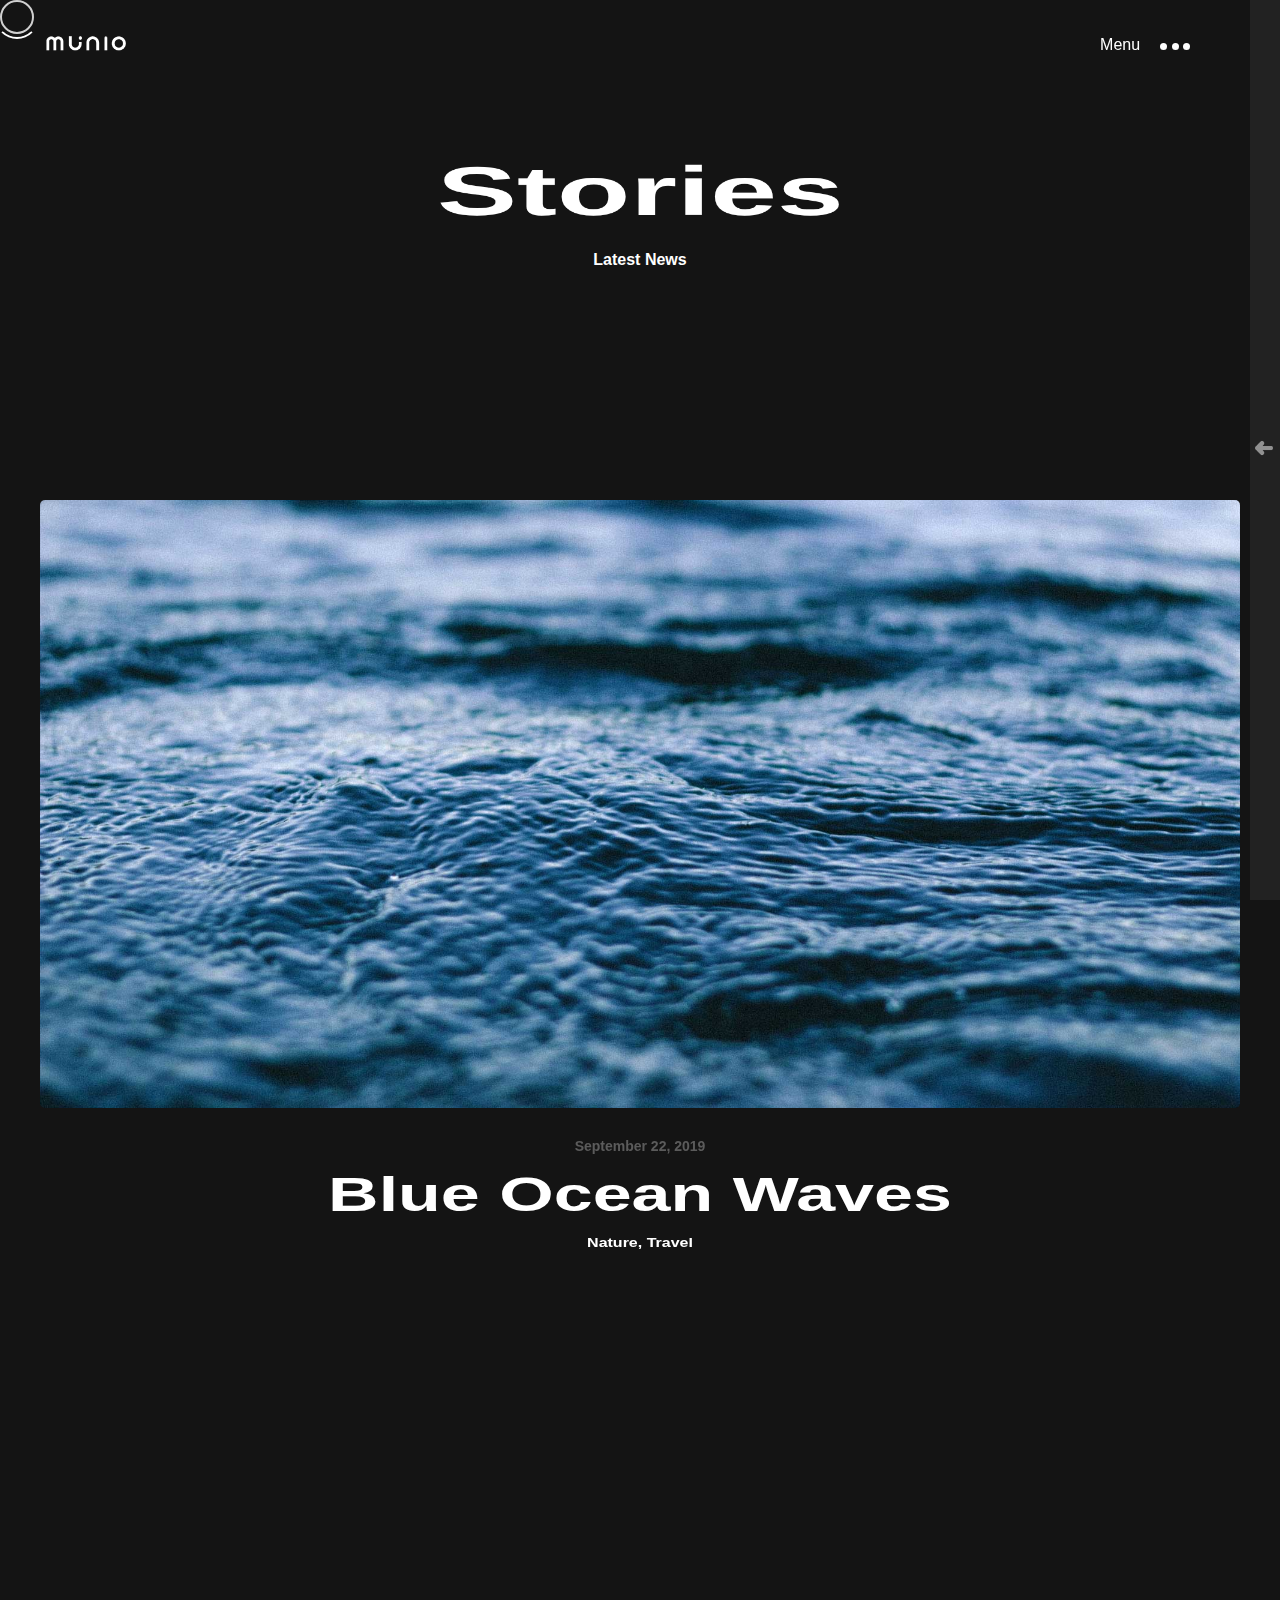
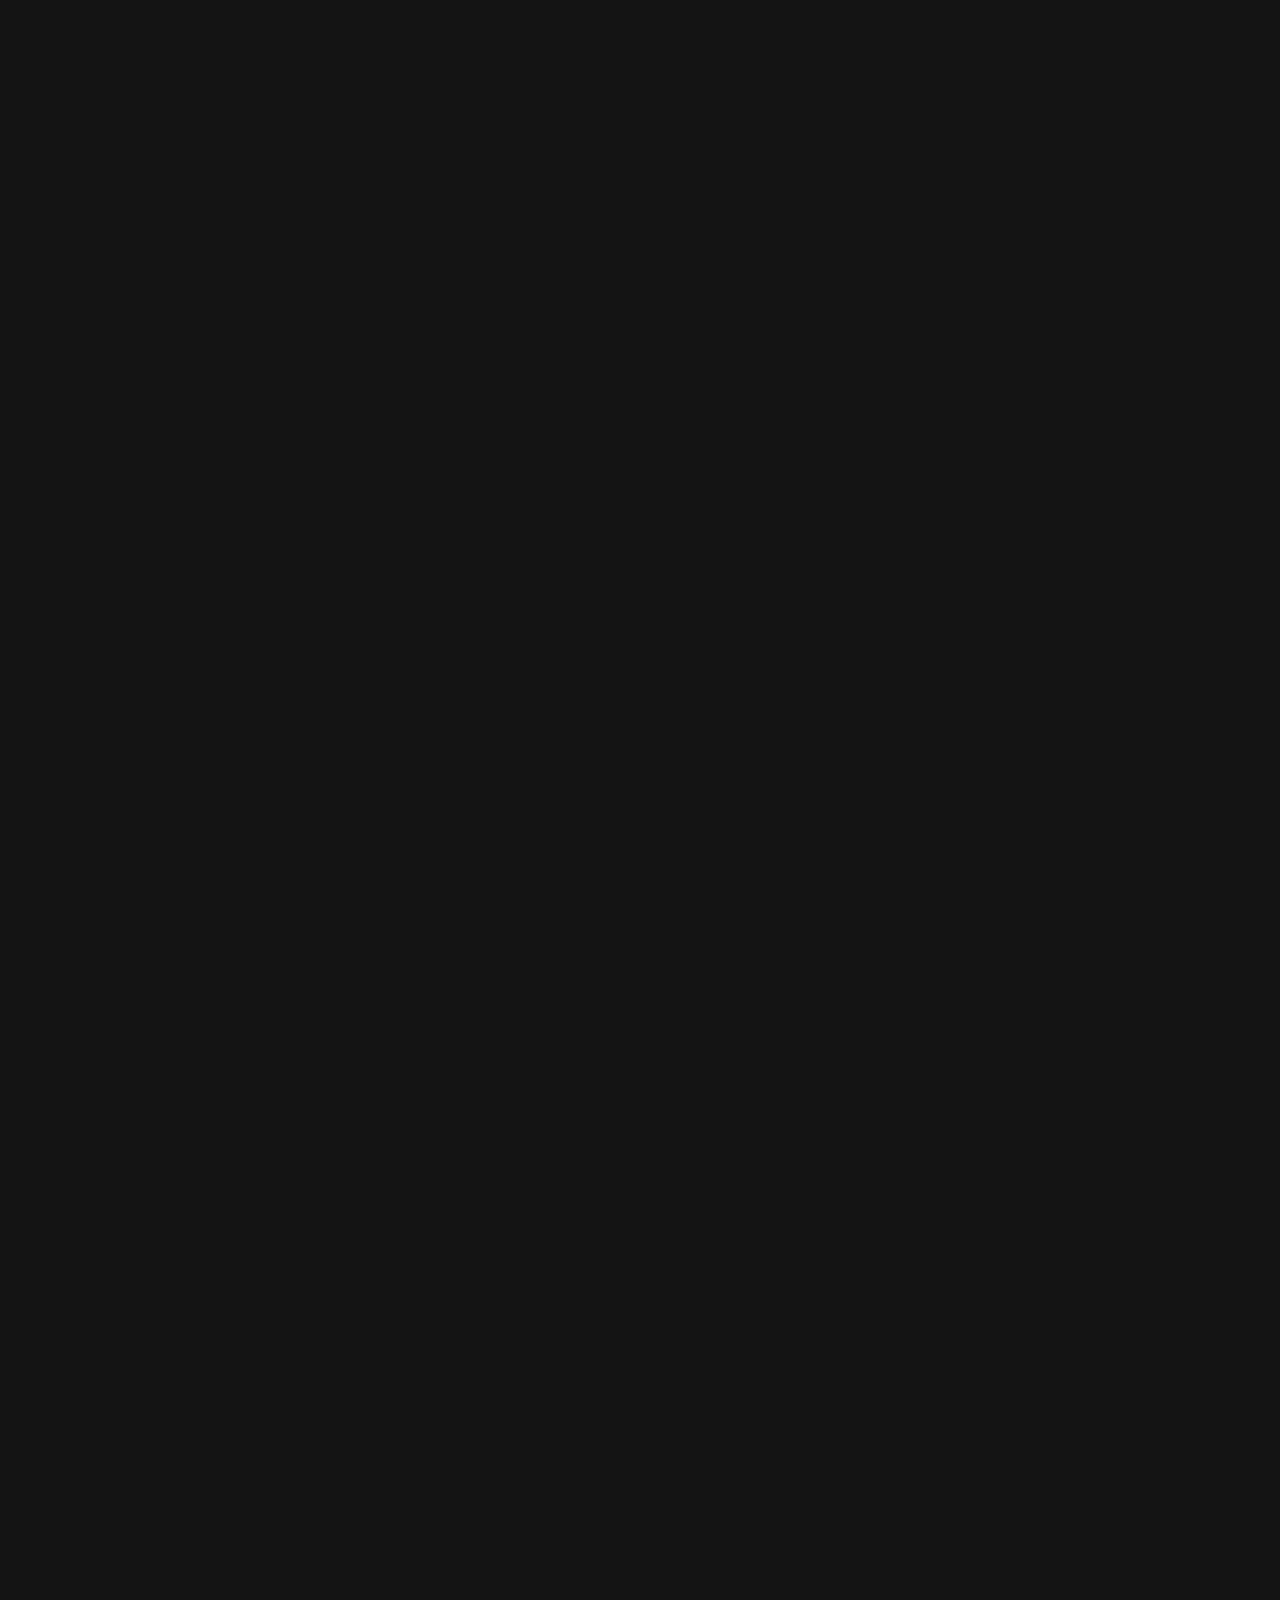
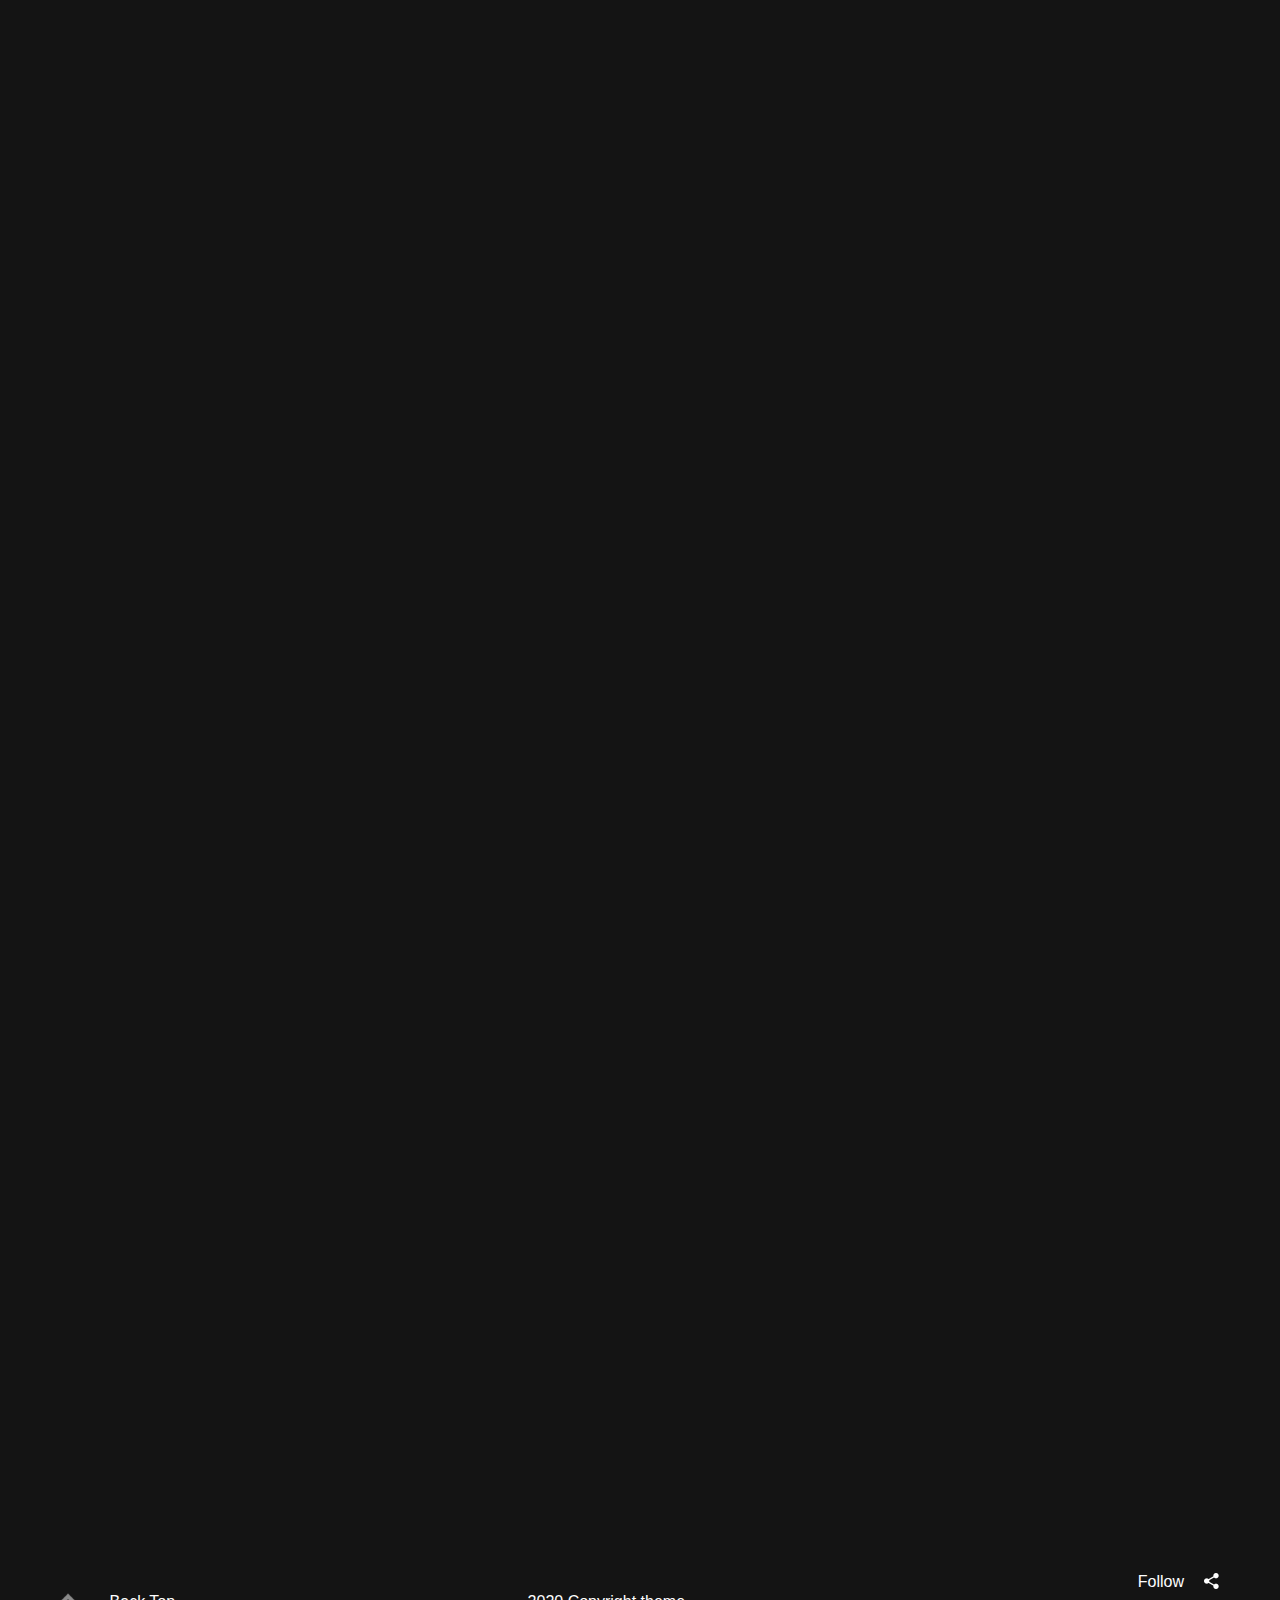
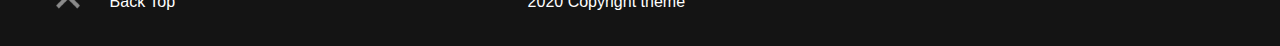
<file: stories.html>
<!DOCTYPE html>
<html lang="en">
<head>
    <meta charset="UTF-8">
    <meta name="viewport" content="width=device-width, initial-scale=1.0">
    <link rel="stylesheet" href="style.css">
    <link rel="stylesheet" href="./aos/aos.min.css">
    <title>Document</title>
</head>
<body class="about main-stories">
    <input type="checkbox" id="menu" style="display: none;">
    
    <nav class="px-auto">
        <a class="logo" href="#">
            <img src="./images/logo-white.png" alt="">
        </a>
        <a href="#" class="manue">Menu</a>
        <label for="sideMenu" class="for-responsive">
            <img src="./images/back.png" alt="">
        </label>
        <label class="menu" for="menu">
            <span></span>
            <span></span>
            <span></span>
        </label>
    </nav>



    <input type="checkbox" id="worksDropDown" style="display: none;">
    <div class="nav-bar" >
        <ul>
            <li><a href="#">
                <label for="worksDropDown">Works</label>
            </a></li>
            <li class="drop-down-menu">
                <div>
                    <a href="index.html">Fullscreen Slider</a>
                    <a href="large-crousel.html">Large Carousel</a>
                    <a href="vertical.html" >Vertical parallax</a>
                    <a href="portfolio.html">Portfolio</a>
                    <a href="classic.html">Classic Menu</a>
                </div>
            </li>
            <li><a href="about.html">About</a></li>
            <li><a href="stories.html" class="active">Stories</a></li>
            <li><a href="contact.html">Contact</a></li>
        </ul>
    </div>

    
    <section class="our-best-workd">
        <h1>Stories</h1>
        <p>Latest News</p>
    </section>

    <input type="checkbox" id="sideMenu" style="display: none;">
    <label for="sideMenu" class="black-screen"></label>
    <aside>
        <div class="side-back-parent">
            <label for="sideMenu" class="side-back">
                <img src="./images/back.png" alt="">
            </label>
        </div>
        <form class="side-menu-form aside-control">
            <div class="form-control">
                <input type="text" id="searchInput" placeholder="Search and hit enter">
                <span></span>
                <button>
                    <img src="./images/search.png" alt="">
                </button>
            </div>
        </form>
        <div class="aside-control">
            <p class="aside-title">
                Recent Posts
            </p>
            <ul class="aside-list">
                <li><a href="#">Blue Ocean Waves</a></li>
                <li><a href="#">Desert Treasure Hunt</a></li>
                <li><a href="#">Bird Eye Shots</a></li>
                <li><a href="#">Blonde Surf Girl</a></li>
                <li><a href="#">Endless Road Stories</a></li>
            </ul>
        </div>
        <div class="aside-control">
            <p class="aside-title">
                Recent Comments
            </p>
            <ul class="aside-list">
                <li><a href="#">A WordPress Commenter <span class="color-white">On</span> Hello World</a></li>
            </ul>
        </div>
        <div class="aside-control">
            <p class="aside-title">
                Archives
            </p>
            <ul class="aside-list">
                <li><a href="#">September 2019</a></li>
            </ul>
        </div>
        <div class="aside-control">
            <p class="aside-title">
                Categories
            </p>
            <ul class="aside-list">
                <li><a href="#">Nature</a></li>
                <li><a href="#">Sport</a></li>
                <li><a href="#">Travel</a></li>
                <li><a href="#">Uncategorized</a></li>
            </ul>
        </div>
        <div class="aside-control">
            <p class="aside-title">
                Meta
            </p>
            <ul class="aside-list">
                <li><a href="#">Log in</a></li>
                <li><a href="#">Entries feed</a></li>
                <li><a href="#">Comments Feed</a></li>
                <li><a href="#">WordPress.org</a></li>
            </ul>
        </div>
    </aside>


    <div class="stories">
        <div class="story" data-aos="zoom-in-up" data-aos-duration="500" data-aos-delay="0">
            <img src="images/1.jpg" alt="">
            <p class="s-title">
                september 22, 2019
            </p>
            <p class="s-name">
                Blue Ocean Waves
            </p>
            <p class="s-place">
                Nature, Travel
            </p>
        </div>
        <div class="story" data-aos="zoom-in-up" data-aos-duration="500" data-aos-delay="0">
            <img src="images/2.jpg" alt="">
            <p class="s-title">
                september 22, 2019
            </p>
            <p class="s-name">
                Deser Treasure Hunt
            </p>
            <p class="s-place">
                Nature, Travel
            </p>
        </div>
        <div class="story" data-aos="zoom-in-up" data-aos-duration="500" data-aos-delay="0">
            <img src="images/3.jpg" alt="">
            <p class="s-title">
                september 22, 2019
            </p>
            <p class="s-name">
                Bird Eye Shots
            </p>
            <p class="s-place">
                Nature, Travel
            </p>
        </div>
        <div class="story" data-aos="zoom-in-up" data-aos-duration="500" data-aos-delay="0">
            <img src="images/4.jpg" alt="">
            <p class="s-title">
                september 22, 2019
            </p>
            <p class="s-name">
                Blonde Surf Girl
            </p>
            <p class="s-place">
                Nature, Travel
            </p>
        </div>
        <div class="story" data-aos="zoom-in-up" data-aos-duration="500" data-aos-delay="0">
            <img src="images/5.jpg" alt="">
            <p class="s-title">
                september 22, 2019
            </p>
            <p class="s-name">
                Endless
            </p>
            <p class="s-place">
                Nature, Travel
            </p>
        </div>
    </div>


    <footer class="px-auto i-md one-col" >
        <div class="f-child">
            <button id="toTop"><img src="./images/up-chevron.png" alt=""></button>
            <span>
                Back Top
            </span>
        </div>
        <div>
            <p>2020 Copyright theme</p>
        </div>
        <div class="s-child">
            <div class="follow">
                <p>Follow</p>
                <p><img src="./images/share.png" alt=""></p>
            </div>
            <ul>
                <li><a href="#">In</a></li>
                <li><a href="#">Fb</a></li>
                <li><a href="#">Be</a></li>
                <li><a href="#">Tw</a></li>
                <li><a href="#">Db</a></li>
            </ul>
        </div>
    </footer>
    


    <div class="bordered">
        <span></span>
    </div>


    <script src="parallax/jquery.min.js"></script>
    <script src="parallax/parallax.js"></script>
    <script src="aos/aos.min.js"></script>
    <script src="script.js"></script>
    <script >
    AOS.init({once: true,  mirror: false, easing: "ease-in-out"});
    </script>

</body>
</html>
</file>
<file: style.css>
*
{
    margin: 0;
    padding: 0;
    outline: none;
    user-select: none;
}

:root
{
    scroll-snap-type: y mandatory;
}

:root, body
{
    width: 100%;
    height: 100%;
    box-sizing: border-box;
    cursor: grab;
    font-family: 'Poppins', sans-serif;
    background-color: rgb(20, 20, 20);
    position: relative;
    z-index: -101;
    /* overflow-x: hidden; */
}
ul
{
    padding: 0;
    list-style: none;
}
a
{
    display: inline-block;
    color: white;
    text-decoration: none;
}
body
{
    overflow: hidden;
    scroll-behavior: smooth;
}

.scrollable main > div
{
    scroll-snap-align: start;
}

::-webkit-scrollbar
{
    display: none;
}

 .main-container, main,  .main-container div
{
    width: 100%;
    height: 100%;
}
.parallax-window {
	height: 100%;
	background: transparent;
}
.slider-image
{
    display: flex;
    align-items: center;
    justify-content: center;
    flex-direction: column;
    position: relative;
}
.slider-image p, .slider-image span
{
    vertical-align: middle;
}
.slider-image p
{
    color: white;
    position: relative;
    opacity: 1;
    font-size: 120px;
    line-height: 120px;
    height: 120px;
    font-weight: 700;
    cursor: pointer;
    
}
.simple-text
{
    color: white !important;
    cursor: pointer;
    font-weight: 700;
    z-index: 99;
    position: relative;
    transition: 300ms;
    display: inline-block;
}

.bordered
{
    width: 30px;
    height: 30px;
    border-radius: 50%;
    border: 2px solid rgba(255, 255, 255, 0.8);
    position: fixed;
    top: 0;
    left: 0;
    transition: 200ms;
    display: none;
    background-color: transparent;
}
.bordered span
{
    content: ' ';
    border: 2px solid white;
    border-right-color: transparent;
    /* border-bottom-color: transparent; */
    border-left-color: transparent;
    border-top-color: transparent;
    width: 40px;
    height: 40px;
    border-radius: 50%;
    display: inline-block;
    position: absolute;
    top: -7px;
    left: -7px;
    animation: ease-out 700ms infinite spinner;
}

nav
{
    position: fixed;
    top: 0;
    left: 0;
    right: 0;
    display: flex;
    background-color: transparent !important;
    align-items: center;
    z-index: 1000;
    
}
.logo
{
    margin-right: auto;
}
.menu span
{
    display: inline-block;
    width: 7px;
    height: 7px;
    background-color: white;
    border-radius: 50%;
    position: relative;
    transition: 300ms;
    left: 0;

}
.menu:hover span:first-child
{
    left: 11px;
}
.menu:hover span:last-child
{
    left: -11px;
}
nav img
{
    width: 80px;
}
nav a
{
    padding: 20px;
    background-color: transparent;
}

footer
{
    display: grid;
    grid-template-columns: auto auto;
    justify-content: space-between;
    position: fixed;
    bottom: 0;
    left: 0;
    right: 0;
    background-color: transparent;
    color: white;
    align-items: center;
}
.f-child
{
    display: flex;
    align-items: center;
    
}
.f-child button
{
    background-color: transparent;
    border: none;
    cursor: pointer;
    display: inline-block;
    margin: 10px;
    position: relative;
    padding: 20px;
    
}
.f-child button img
{
    width: 24px;
    opacity: 0.5;
    transition: 300ms;
}
.f-child button:hover img
{
    opacity: 1;
}

.s-child
{
    display: grid;
    grid-template-columns: 1fr;
    align-items: center;
    justify-content: center;
    position: relative;
    top: 0;
    transition: 300ms;
}


.s-child ul
{
    display: grid;
    grid-template-columns: repeat(5, auto);
    align-items: center;
    justify-content: center;
    opacity: 0;
    position: relative;
    bottom: -5px;
    transition: 300ms;
}

.s-child:hover
{
    top: -20px;
}

.follow
{
    display: flex;
    justify-content: flex-end;
    padding: 10px;
    position: relative;
    transition: 300ms;
    right: 0;
    z-index: 99;
    
}
.follow p:first-child
{
    margin-right: 20px;
}
.follow img
{
    width: 16px;
}
.follow:hover + ul, .follow + ul:hover
{
    bottom: 0;
    opacity: 1;
}



.s-child:hover .follow
{
    right: -40px;
    position: relative;
    z-index: 99;
}
.s-child .follow p:last-child
{
    transition: 300ms;
    position: relative;
    right: 0;
}
.s-child:hover .follow p:last-child
{
    opacity: 0;
    right: 30px;

}

.s-child ul li a
{
    padding: 10px;
    opacity: 0.6;
    transition: 300ms;
    position: relative;
    z-index: 99;
}

.s-child ul li a:hover
{
    opacity: 1;
}


.px-auto
{
    padding-right: 2%;
    padding-left: 2%;
}

.d-i-b
{
    display: inline-block;
}

.center-text
{
    display: flex;
    position: relative;
    z-index: 99;
}


.video
{
    display: inline-block;
    width: 100%;
    height: 100%;
    position: absolute;
    object-fit: cover;
}

.nav-bar
{
    position: fixed;
    top: 0;
    bottom: 0;
    left: 0;
    right: 0;
    background-color: rgb(20, 20, 20);
    width: 100%;
    height: 100%;
    display: none;
    align-items: center;
    justify-content: center;
    z-index: 100;
    
}
.nav-bar ul
{
    text-align: center;
}
.nav-bar ul a
{
    transition: 0s ease-in-out 0s;
    padding: 20px 0;
    font-size: 70px;
    font-weight: 700;
    color: transparent;
    -webkit-text-stroke: 1px rgba(255,255,255,0.3);
    transition: 300ms;
    background-color: transparent;
    display: block;
}
.nav-bar ul a.active, .nav-bar ul a:hover
{
    color: white !important;
}

#menu:checked ~ .nav-bar
{
    display: flex;
}

.close
{
    width: 20px;
}

.i-lg
{
    z-index: 100;
}

.i-md
{
    z-index: 50;
}
.i-sm
{
    z-index: 10;
    
}
#menu:checked ~ .i-lg
{
    z-index: 1;
}
#menu:checked ~ .i-md
{
    z-index: 0;
}
#menu:checked ~ .i-sm
{
    z-index: 0;
}

.drop-down-menu
{
    display: grid;
    grid-template-columns: 1fr;
}
.drop-down-menu a
{
    font-size: 16px !important;
    -webkit-text-stroke: unset !important;
    color: rgba(255, 255, 255, 0.4) !important;
    font-weight: 500 !important;
    padding: 10px 0 !important;
}
.drop-down-menu a:hover
{
    color: white !important;
}

.drop-down-menu
{
    height: 0;
    transition: 300ms;
    overflow: hidden;
}
#worksDropDown:checked ~ .nav-bar .drop-down-menu
{
    height: 185px;
}

.parallax-window.large
{
    max-width: 60%;
    max-height: 70%;
    transition: 300ms;
}
.carousel
{
    display: flex;
    align-items: center;
    justify-content: center;
}

.vertical-parallax
{
    overflow: visible;
}
.vertical-parallax .center-text
{
    font-size: 50px;
}

.our-best-workd h1
{
    font-size: 120px;
    line-height: 120px;
    font-family: 'Poppins', sans-serif;
    font-weight: 900;
}
.our-best-workd
{
    color: white;
    text-align: center;
    font-weight: 700;
    height: 400px !important;
    display: flex;
    justify-content: center;
    align-items: center;
    flex-direction: column;
}
.our-best-workd h1
{
    transform: rotateX(55deg);
}
.our-best-workd a
{
    transform: rotateX(45deg);
    font-size: 120px;
    color: transparent;
    -webkit-text-stroke: 1px rgba(255,255,255,0.7);
    position: relative;
    z-index: 99;
    transition: 300ms;
}
.our-best-workd a:hover
{
    color: white;
}
.vertical-parallax footer
{
    position: static;
}
.vertical-parallax .carousel .slider-image .video ~ span
{
    padding-bottom: 50px;
}
.vertical-parallax .carousel .slider-image
{
    justify-content: flex-end;
    padding-bottom: 50px;
}
.vertical-parallax .simple-text
{
    opacity: 0 !important;
}
.vertical-parallax .center-text:hover + .simple-text
{
    opacity: 1 !important;
}
.vertical-parallax footer .f-child span
{
    display: inline-block;
    align-self: center;
}   

#toTop
{
    position: relative;
    z-index: 99;
}

.port main
{
    display: grid;
    grid-template-columns: repeat(2, minmax(auto, 700px));
    grid-auto-rows: minmax(auto, 700px);
    column-gap: 70px;
    row-gap: 70px;
    justify-content: center;
    padding-left: 2%;
    padding-right: 2%;
}
.port main .carousel .parallax-window.large
{
    max-width: 100%;
    max-height: 100%;
    
}
.port main .carousel .video
{
    width: 100%;
    height: 400px;
    position: absolute;
    top: 30px;
    bottom: 0;
    left: 0;
    right: 0;
    
}
.port .center-text
{
    font-size: 40px !important;
}

.one-col
{
    grid-column: 1 / 3;
}
.port .carousel .large
{
    height: 400px;
}
.port .carousel:nth-child(3)
{
    grid-row: 2 / span 3;
}
.port .second-row
{
    grid-row: 7 / span 8;
}
.port .carousel:nth-child(3) .large, .port .second-row .large
{
    height: 700px;
}
.parallax-slider
{
    object-fit: contain;
}
.port footer
{
    align-items: center;
    align-content: center;
}

.classic .menu, .menua
{
    display: none;
}

.menu-btns
{
    font-family: serif;
    position: relative;
}
/* nav .d-menu:hover
{

} */
.relative
{
    position: relative;
}

.menu-drop-down-list .menu-btns
{
    display: none;
}
.menu-drop-down-list::before
{
    content: '';
    display: inline-block;
    border: 15px solid transparent;
    border-bottom-color: black;
    top: -23px;
    left: 40px;
    position: absolute;
}
.menu-drop-down-list
{
    background-color: black;
    position: absolute;
    top: 80px;
    right: -70px;
    transition: 300ms;
    height: fit-content;
    width: 150px;
    height: 200px;
    display: flex;
    flex-direction: column;
    justify-content: start;  
    padding: 10px;  
    padding-bottom: 30px;
    opacity: 0;
    display: none;
}
.menu-drop-down-list a
{
    font-size: 12px;
    font-weight: 600;
    padding: 15px;
    color: rgba(255, 255, 255, 0.5);
}
.menu-drop-down-list a.active, .menu-drop-down-list a:hover
{
    color: rgba(255, 255, 255, 1);
}
.menu-btns:hover ~ .menu-drop-down-list
{
    display: flex;
    opacity: 1;
    
}
.menu-drop-down-list:hover
{
    display: flex;
    opacity: 1;

}
.about-text p
{
    text-align: center;
    width: 700px;
    margin: 0 auto;
}
.about-text
{
    font-size: 36px;
    color: white;
}
.our-client
{
    color: white;
    text-align: center;
    margin: 100px 0;
}
.our-client :first-child
{
    font-weight: 600;
    font-size: 25px;
}
.our-client :last-child
{
    margin: 10px 0;
}
.our-client :last-child
{
    margin: 30px 0;
    color: rgb(172, 172, 172);
}
.about
{
    overflow: visible;
    cursor: default;
}

.our-client-images div 
{
    width: 100%;
    box-sizing: border-box;
    background-color: rgb(20, 20, 20);
    
}
.our-client-images div:hover img
{
    opacity: 1;
}
.our-client-images div img
{
    width: 100%;
    height: 100%;
    object-fit: contain;
    opacity: 0.6;
    transition: 300ms;
}
.our-client-images
{
    display: grid;
    grid-template-columns: repeat(4, 1fr);
    max-width: 950px;
    padding: 1px;
    margin: 0 auto;
    background-color: rgba(255, 255, 255, 0.08);
    column-gap: 1px;
    row-gap: 1px;
}

.what-people
{
    margin: 150px 0;
    font-weight: 600;
    font-size: 34px;
    width: 600px;
    margin-right:auto;
    margin-left:auto;
}

.people-title, .people-name
{
    color: rgb(136, 134, 134);
    text-align: center;
    font-size: 12px;
    font-family: 'Poppins', sans-serif;
    font-weight: 500;
    margin: 20px 0;
}
.people-name
{
    font-weight: 600;
    color: white;
}
.people-saying
{
    color: white;
    text-align: center;
}
.forwad
{
    font-weight: 700;
}
.about footer
{
    grid-template-columns: repeat(3, auto);
    position: relative;
}
.contact-talk p
{
    color: white !important;
    font-size: 34px !important;

}

form
{
    width: 750px;
    display: grid;
    grid-template-columns: repeat(2, 1fr);
    margin: 0 auto;
    justify-items: center;
    column-gap: 50px;
    row-gap: 50px;
}
form div
{
    width: 100%;
    position: relative;
    overflow: hidden;
}

form input
{
    background-color: transparent;
    border: none;
    border-bottom: 1px solid rgb(119, 118, 118);
    width: 100%;
    padding: 20px 0;
    font-size: 14px;
    color: white;
    font-weight: 600;
    position: relative;
    z-index: 99;
}
form input::placeholder
{
    font-size: 14px;
    font-family: 'Poppins', sans-serif;
    color: white;
    font-weight: 600;
    
}

.full-column
{
    grid-column: 1 / 3;
}
form .form-control span
{
    display: inline-block;
    width: 100%;
    height: 2px;
    background-color: white;
    position: absolute;
    bottom: -1px;
    z-index: 101;
    left: -100%;
    transition: 300ms;

}

form button
{
    display: inline-block;
    padding: 12px 30px;
    border: 2px solid white;
    background-color: transparent;
    border-radius: 25px;
    color: white;
    font-weight: 600;
    justify-self: center;
    z-index: 99;
    margin: 30px 0;
    cursor: pointer;
}

form .form-control input:focus + span
{
    left: 0 !important;
}
.addresses
{
    margin: 100px 0;
}

.address-group
{
    display: grid;
    grid-template-columns: 1fr;
    color: white;
    text-align: center;
    justify-items: center;
    row-gap: 15px;
    margin: 20px 0;
}
.addresses
{
    display: grid;
    grid-template-columns: 1fr;
}
.address
{
    font-weight: 600;
    color: white;
    font-size: 14px;
}
.name
{
    color: rgb(180, 180, 180);
    font-size: 14px;
}
.address-group img
{
    width: 24px;
}

.story
{
    display: grid;
    grid-template-columns: auto;
    max-width: 1200px;
    margin: 0 auto;
    color: white;
    padding: 0 2%;
    text-align: center;
    text-transform: capitalize;
    margin: 100px auto;
    transition: 300ms;
}

.story:hover
{
    cursor: pointer;
}
.story img
{
    border-radius: 5px;
    width: 100%;
}
.story .s-title
{
    color: rgba(161, 161, 161, 0.5);
    margin-top: 30px;
    font-size: 14px;
    font-weight: 600;
}
.story .s-name
{
    font-size: 70px;
    font-weight: 600;
    transform: scaleY(0.7);
    
}
.story .s-place
{
    font-weight: 700;
    font-size: 16px;
    transform: scaleY(0.8);
}


aside
{
    display: grid;
    grid-template-columns: auto;
    width: 30px;
    background-color: #222;
    position: fixed;
    top: 0;
    width: 400px;
    right: -370px;
    bottom: 0;
    z-index: 9999;
    transition: 500ms;
    padding: 50px 40px;
    box-sizing: border-box;
    align-items: start;
    align-content: start;
    overflow-y: scroll;
    overflow-x: hidden;
}

.aside-title
{
    color: white;
    font-weight: 600;
    letter-spacing: 1px;
}
.aside-control
{
    margin-bottom: 80px;
}
.aside-list
{
    margin: 20px 0;
}
.aside-list li 
{
    margin: 10px 0;
}
.aside-list li a
{
    color: rgb(119, 118, 118);
    font-size: 15px;
    transition: 300ms;
    padding: 5px 0;
}
.aside-list li a:hover
{
    color: white;
}
#searchInput
{
    box-sizing: border-box;
    padding: 13px 0;
}
.form-control
{
    position: relative;
}
.form-control img
{
    width: 16px;
}
.form-control button
{
    position: absolute;
    top: -17px;
    right: 10px;
    border: none;
    width: 0;
    height: 15px;
    padding: 10px;
    display: flex;
    align-items: center;
    justify-content: center;
    
}
.color-white
{
    color: white;
}
/* .side-menu-form .form-control
{

} */
#sideMenu:checked ~ aside .side-back
{
    display: none;
}
#sideMenu:checked ~ aside
{
    right: 0;
}
.side-back-parent
{
    position: sticky;
    top: 50%;
    transform: translateY(-50%);
    left: 0;
    
}
.side-back
{
    position: absolute;
    top: 50%;
    transform: translateY(-50%);
    left: -40px;
    display: inline-block;
    padding: 0 5px;
    z-index: 11111;
}
.side-back img
{
    width: 18px;
    opacity: 0.5;
}
#sideMenu:checked ~ .black-screen
{
    display: block;
}
.black-screen
{
    background-color: rgba(0, 0, 0, 0.8);
    position: fixed;
    z-index: 9999;
    top: 0;
    bottom: 0;
    left: 0;
    right: 0;
    display: none;
    transition: 300ms;
}
.main-stories nav
{
    padding-right: 50px;
}
.main-stories footer
{
    padding-right: 50px;
}

.stories-post .story p.s-place
{
    margin-bottom: 70px !important;
}
.stories-post .stories:hover
{
    cursor: default !important;
}

.post-content
{
    max-width: 950px;
    margin: 0 auto;
    font-family:  -apple-system, BlinkMacSystemFont, 'Segoe UI', Roboto, Oxygen, Ubuntu, Cantarell, 'Open Sans', 'Helvetica Neue', sans-serif;
    line-height: 25px;
    padding: 0 5%;
}
.post-title
{
    color: white;
    font-weight: 700;
    font-size: 28px;
    margin-bottom: 20px;
}

.desc-phara
{
    color: rgb(129, 129, 129);
    margin: 10px 0;
}

.post-desc-card
{
    padding: 30px 50px;
    border-left: 4px solid rgba(66, 66, 66, 0.3);
    color: white;
    font-weight: 600;
}

.bullets-list
{
    padding-left: 20px;
    list-style: outside;
}

.bullets-list li
{
    color: white;
}

.categories ul
{
    display: flex;
    position: relative;
    z-index: 99;
}
.categories ul li a
{
    margin: 0 5px;
    padding: 5px;
}

.stories-post  .stories-form
{
    width: 100%;
    max-width: 950px;
}
.stories-post  .form-control input
{
    width: 100%;
}

.post-comments-area
{
    color: white;
    margin: 100px 0;
}
.comment-title
{
    font-size: 50px;
    line-height: 50px;
    margin-bottom: 10px;
    font-weight: 900;
    transform: rotateX(40deg);
    
}
.comment-category
{
    font-weight: 700;
    margin-bottom: 100px;
    font-size: 20px;
}
.checkbox
{
    color: white;
    display: flex;
}
.check
{
    grid-column: 1 / 3 !important;
    /* width: 100%; */
    justify-self: stretch !important;
    white-space: nowrap;
    display: flex;
    justify-items: flex-start;
    align-items: center;
    
}
.check input
{
    width: fit-content;
    margin-right: 10px;
}
.form-control .check label
{
    display: inline-block;
}

.post-comment-btn
{
    justify-self: start;
}
.for-responsive 
{
    align-self: center;
    display: none;
}
.for-responsive img
{
    width: 20px;
    margin-right: 20px;
    align-self: center;
    margin-top: 5px;
    opacity: 0.7;
}

.scroll-it
{
    overflow-y: scroll;
    overflow-x: hidden;
}
.some-text-content
{
    max-height: 450px;
    color: white;
    text-align: center;
    font-weight: 600;
    display: flex;
    align-items: center;
    justify-content: center;

}
.some-text-content p span
{
    line-height: 40px;
    font-size: 28px;
    font-family: -apple-system, BlinkMacSystemFont, 'Segoe UI', Roboto, Oxygen, Ubuntu, Cantarell, 'Open Sans', 'Helvetica Neue', sans-serif;
    display: block;
}
.behind
{
    max-height: 800px;
}

.general-post-images
{
    display: grid;
    grid-template-columns: 1fr;
    row-gap: 100px;
    padding-top: 100px;
    min-height: 2500px;
}
.general-post-images > div
{
    width: 100%;
    margin: 0 auto;
    max-width: 1200px;
    
}
.general-post-images > div img
{
    width: 100%;
}

.d-inline-block
{
    display: inline-block;
}

@keyframes spinner
{
    0%
    {
        transform: rotateZ(0deg);
    }
    100%
    {
        transform: rotateZ(360deg);
    }
}

@media all and (max-width: 1600px)
{
    nav .menu
    {
        margin-right: 40px !important;
    }

}
@media all and (max-width: 1092px)
{
    .center-text
    {
        font-size: 50px !important;
    }
    .classic .menu, .menua
    {
        display: flex;
    }
    .classic-navbar
    {
        display: none;
    }
    .vertical-parallax .large
    {
        max-height: 40%;
        max-width: 80%;
    }

    .manue
    {
        display: none !important;
    }

    aside
    {
        right: -400px;
        max-width: 300px;
        padding-left: 20px;
    }
    aside .form-control
    {
        width: 280px;
        justify-self: start;
    }

    .for-responsive 
    {
        display: block;
    }

}


@media all and (max-width: 768px)
{
    .our-best-workd h1
    {
        font-size: 50px;
    }

    .story .s-name
    {
        font-size: 35px;
    }
    .one-col
    {
        grid-column: 1 / 2;
    }
    .port main
    {
        grid-template-columns: 1fr !important;
        box-sizing: border-box;
    }
    .port .carousel:nth-child(3)
    {
        grid-row: unset;
    }
    .port .second-row
    {
        grid-row: unset;
    }
    .port .carousel:nth-child(3) .large, .port .second-row .large
    {
        height: 400px;
    }
    .about-text p
    {
        font-size: 20px;
        width: 100%;
        max-width: 100%;
    }
    .what-people
    {
        width: 100%;
    }
    .our-client-images
    {
        grid-template-columns: repeat(2, 1fr);
    }
    .about form
    {
        grid-template-columns: auto;
        padding: 0 2%;
        width: 100%;
        box-sizing: border-box;
    }
}

@media all and (max-width: 592px)
{
    .f-child 
    {
        justify-items: center !important;
        justify-content: center !important;
    }
    .s-child
    {
        display: none;
    }
    .f-child > span
    {
        display: none !important;
    }
    footer
    {
        grid-template-columns: auto !important;
        justify-items: center;
        justify-content: center;
    }
    .s-child
    {
        margin: 30px 0;
    }
    .vertical-parallax .large
    {
        max-width: 90%;
    }
    .vertical-parallax .carousel
    {
        height: 50%;
    }

    .stories-form
    {
        grid-template-columns: 1fr;
    }
    
    .form-control
    {
        width: 100%;
    }
    .full-column
    {
        grid-column: 1 / 2;
    }
    .check
    {
        grid-column: 1 / 2 !important;
    }
    .our-best-workd a
    {
        font-size: 50px;
    }
    .about form
    {
        grid-template-columns: auto;
        padding: 0 2%;
        width: 100%;
    }
    .about form input
    {
        box-sizing: border-box;
    }

}
</file>
